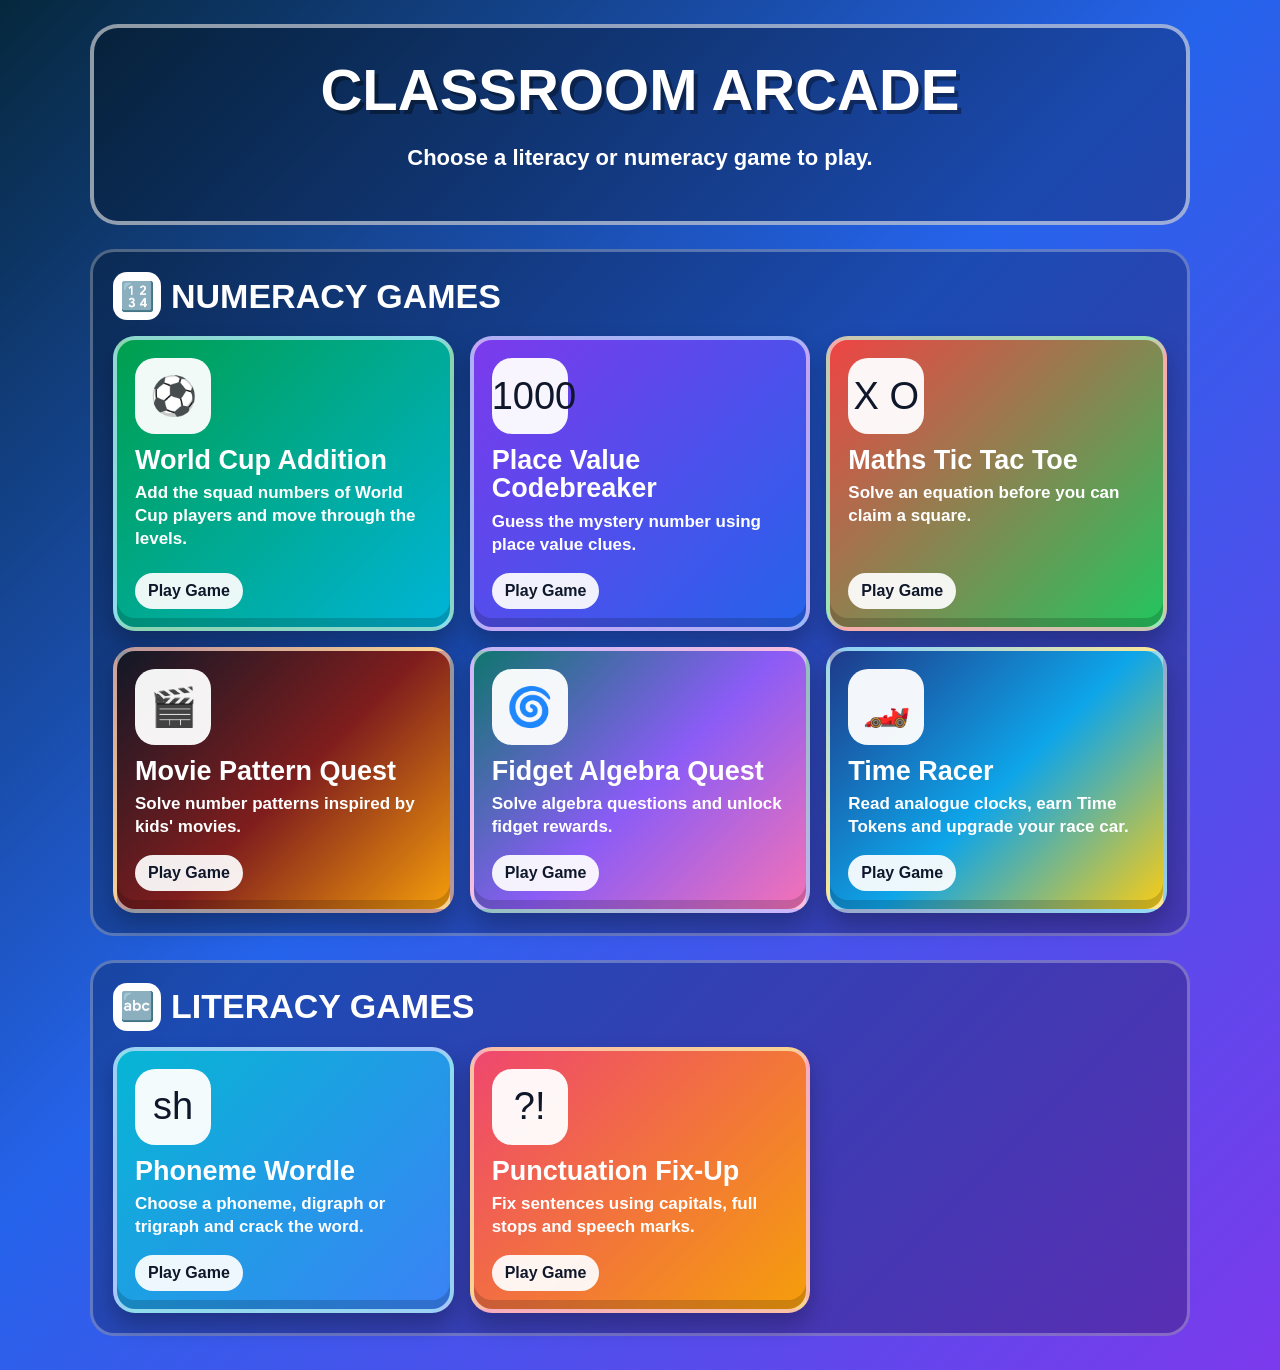
<file: index.html>
<!DOCTYPE html>
<html lang="en">
<head>
<meta charset="UTF-8"><meta name="viewport" content="width=device-width,initial-scale=1.0">
<title>Classroom Arcade</title>
<style>
*{box-sizing:border-box}body{margin:0;min-height:100vh;font-family:Arial,sans-serif;color:white;background:linear-gradient(135deg,#06283d,#2563eb 46%,#7c3aed);padding:24px 14px 34px}.hero{max-width:1100px;margin:0 auto 24px;padding:28px 18px;text-align:center;border:4px solid rgba(255,255,255,.55);border-radius:28px;background:rgba(0,0,0,.26)}.hero h1{margin:0;font-size:58px;text-transform:uppercase;text-shadow:4px 4px 0 rgba(0,0,0,.35)}.hero p{font-size:22px;font-weight:bold}.container{max-width:1100px;margin:auto;display:grid;gap:24px}.game-section{padding:20px;border-radius:24px;background:rgba(0,0,0,.24);border:3px solid rgba(255,255,255,.28)}.section-title{display:flex;align-items:center;gap:10px;margin-bottom:16px}.section-title h2{margin:0;font-size:34px;text-transform:uppercase}.section-title span{width:48px;height:48px;border-radius:14px;background:white;color:#1e3a8a;display:grid;place-items:center;font-size:28px}.game-grid{display:grid;grid-template-columns:repeat(3,minmax(0,1fr));gap:16px}.game-card{min-height:235px;padding:18px;border-radius:22px;text-decoration:none;color:white;display:flex;flex-direction:column;justify-content:space-between;border:4px solid rgba(255,255,255,.55);box-shadow:0 12px 22px rgba(0,0,0,.25),inset 0 -9px 0 rgba(0,0,0,.16)}.game-card:hover{transform:translateY(-4px)}.game-card h3{margin:12px 0 8px;font-size:27px;line-height:1.05}.game-card p{margin:0;font-size:17px;line-height:1.35;font-weight:bold}.play-label{align-self:flex-start;margin-top:16px;padding:9px 13px;border-radius:999px;background:rgba(255,255,255,.92);color:#0f172a;font-weight:bold}.icon{width:76px;height:76px;border-radius:20px;background:rgba(255,255,255,.95);color:#0f172a;display:grid;place-items:center;font-size:38px}.world-cup{background:linear-gradient(135deg,#009f4d,#00b4d8)}.place-value{background:linear-gradient(135deg,#7c3aed,#2563eb)}.tic-tac-toe{background:linear-gradient(135deg,#ef4444,#22c55e)}.movie-patterns{background:linear-gradient(135deg,#111827,#7f1d1d 52%,#f59e0b)}.fidget-algebra{background:linear-gradient(135deg,#0f766e,#8b5cf6 52%,#f472b6)}.time-racer{background:linear-gradient(135deg,#1e3a8a,#0ea5e9 52%,#facc15)}.phoneme{background:linear-gradient(135deg,#06b6d4,#3b82f6)}.punctuation{background:linear-gradient(135deg,#ef476f,#f59e0b)}@media(max-width:950px){.game-grid{grid-template-columns:repeat(2,1fr)}.hero h1{font-size:44px}}@media(max-width:620px){.game-grid{grid-template-columns:1fr}.hero h1{font-size:34px}}
</style>
</head>
<body>
<header class="hero"><h1>Classroom Arcade</h1><p>Choose a literacy or numeracy game to play.</p></header>
<main class="container">
<section class="game-section"><div class="section-title"><span>🔢</span><h2>Numeracy Games</h2></div><div class="game-grid">
<a class="game-card world-cup" href="world-cup-addition/index.html"><div><div class="icon">⚽</div><h3>World Cup Addition</h3><p>Add the squad numbers of World Cup players and move through the levels.</p></div><span class="play-label">Play Game</span></a>
<a class="game-card place-value" href="place-value-codebreaker/index.html"><div><div class="icon">1000</div><h3>Place Value Codebreaker</h3><p>Guess the mystery number using place value clues.</p></div><span class="play-label">Play Game</span></a>
<a class="game-card tic-tac-toe" href="maths-tic-tac-toe/index.html"><div><div class="icon">X O</div><h3>Maths Tic Tac Toe</h3><p>Solve an equation before you can claim a square.</p></div><span class="play-label">Play Game</span></a>
<a class="game-card movie-patterns" href="movie-patterns/index.html"><div><div class="icon">🎬</div><h3>Movie Pattern Quest</h3><p>Solve number patterns inspired by kids' movies.</p></div><span class="play-label">Play Game</span></a>
<a class="game-card fidget-algebra" href="fidget-algebra/index.html"><div><div class="icon">🌀</div><h3>Fidget Algebra Quest</h3><p>Solve algebra questions and unlock fidget rewards.</p></div><span class="play-label">Play Game</span></a>
<a class="game-card time-racer" href="time-racer/index.html"><div><div class="icon">🏎️</div><h3>Time Racer</h3><p>Read analogue clocks, earn Time Tokens and upgrade your race car.</p></div><span class="play-label">Play Game</span></a>
</div></section>
<section class="game-section"><div class="section-title"><span>🔤</span><h2>Literacy Games</h2></div><div class="game-grid">
<a class="game-card phoneme" href="phoneme-wordle/index.html"><div><div class="icon">sh</div><h3>Phoneme Wordle</h3><p>Choose a phoneme, digraph or trigraph and crack the word.</p></div><span class="play-label">Play Game</span></a>
<a class="game-card punctuation" href="punctuation-fix-up/index.html"><div><div class="icon">?!</div><h3>Punctuation Fix-Up</h3><p>Fix sentences using capitals, full stops and speech marks.</p></div><span class="play-label">Play Game</span></a>
</div></section>
</main>
</body>
</html>
</file>
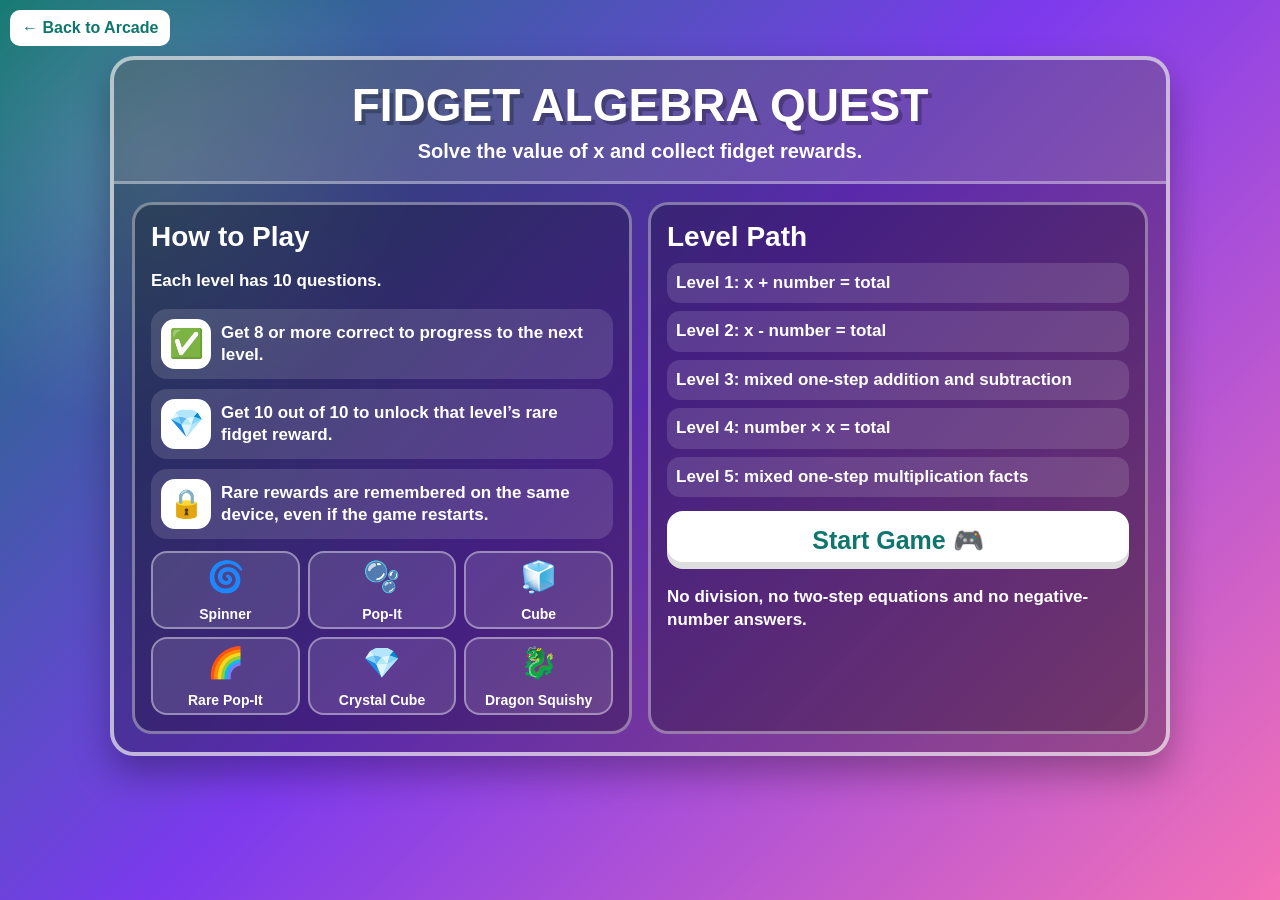
<file: fidget-algebra/index.html>
<!DOCTYPE html>
<html lang="en">
<head>
<meta charset="UTF-8">
<meta name="viewport" content="width=device-width, initial-scale=1.0">
<title>Fidget Algebra Quest</title>
<style>
*{box-sizing:border-box}body{margin:0;min-height:100vh;font-family:Arial,sans-serif;color:white;background:radial-gradient(circle at 12% 18%,rgba(255,255,255,.18),transparent 20%),linear-gradient(135deg,#0f766e,#7c3aed 48%,#f472b6);padding:56px 12px 18px}.back{position:fixed;top:10px;left:10px;background:white;color:#0f766e;padding:9px 12px;border-radius:10px;text-decoration:none;font-weight:bold}.shell{max-width:1060px;margin:auto;border:4px solid rgba(255,255,255,.65);border-radius:24px;background:rgba(0,0,0,.28);box-shadow:0 18px 36px rgba(0,0,0,.3);overflow:hidden}.hero{text-align:center;padding:18px;background:rgba(255,255,255,.14);border-bottom:3px solid rgba(255,255,255,.35)}h1{margin:0;font-size:46px;text-transform:uppercase;text-shadow:4px 4px 0 rgba(0,0,0,.25)}.hero p{margin:8px 0 0;font-size:20px;font-weight:bold}.content{padding:18px;display:grid;grid-template-columns:1fr 1fr;gap:16px}.panel{border:3px solid rgba(255,255,255,.38);border-radius:20px;background:rgba(0,0,0,.24);padding:16px}h2{margin:0 0 10px;font-size:28px}.panel p,.step,.level{font-size:17px;line-height:1.32;font-weight:bold}.steps{display:grid;gap:10px}.step{display:grid;grid-template-columns:50px 1fr;gap:10px;align-items:center;padding:10px;border-radius:16px;background:rgba(255,255,255,.13)}.ico{width:50px;height:50px;border-radius:14px;background:white;color:#0f766e;display:grid;place-items:center;font-size:28px}.rewards{display:grid;grid-template-columns:repeat(3,1fr);gap:8px;margin-top:12px}.reward{min-height:78px;border:2px solid rgba(255,255,255,.4);border-radius:16px;background:rgba(255,255,255,.13);display:grid;place-items:center;text-align:center;font-weight:bold;font-size:14px}.reward span{font-size:30px}.levels{display:grid;gap:8px}.level{padding:9px;border-radius:13px;background:rgba(255,255,255,.13)}.start{display:flex;align-items:center;justify-content:center;width:100%;min-height:58px;margin-top:14px;border-radius:16px;background:white;color:#0f766e;font-size:25px;font-weight:bold;text-decoration:none;box-shadow:inset 0 -7px 0 rgba(0,0,0,.13)}@media(max-width:850px){.content{grid-template-columns:1fr;padding:12px}h1{font-size:32px}.rewards{grid-template-columns:1fr 1fr}}
</style>
</head>
<body>
<a class="back" href="../index.html">← Back to Arcade</a>
<main class="shell">
<section class="hero"><h1>Fidget Algebra Quest</h1><p>Solve the value of x and collect fidget rewards.</p></section>
<section class="content">
<div class="panel">
<h2>How to Play</h2>
<p>Each level has <strong>10 questions</strong>.</p>
<div class="steps">
<div class="step"><div class="ico">✅</div><div>Get <strong>8 or more</strong> correct to progress to the next level.</div></div>
<div class="step"><div class="ico">💎</div><div>Get <strong>10 out of 10</strong> to unlock that level’s rare fidget reward.</div></div>
<div class="step"><div class="ico">🔒</div><div>Rare rewards are remembered on the same device, even if the game restarts.</div></div>
</div>
<div class="rewards"><div class="reward"><span>🌀</span>Spinner</div><div class="reward"><span>🫧</span>Pop-It</div><div class="reward"><span>🧊</span>Cube</div><div class="reward"><span>🌈</span>Rare Pop-It</div><div class="reward"><span>💎</span>Crystal Cube</div><div class="reward"><span>🐉</span>Dragon Squishy</div></div>
</div>
<div class="panel">
<h2>Level Path</h2>
<div class="levels">
<div class="level">Level 1: x + number = total</div>
<div class="level">Level 2: x - number = total</div>
<div class="level">Level 3: mixed one-step addition and subtraction</div>
<div class="level">Level 4: number × x = total</div>
<div class="level">Level 5: mixed one-step multiplication facts</div>
</div>
<a class="start" href="game.html">Start Game 🎮</a>
<p>No division, no two-step equations and no negative-number answers.</p>
</div>
</section>
</main>
</body>
</html>
</file>
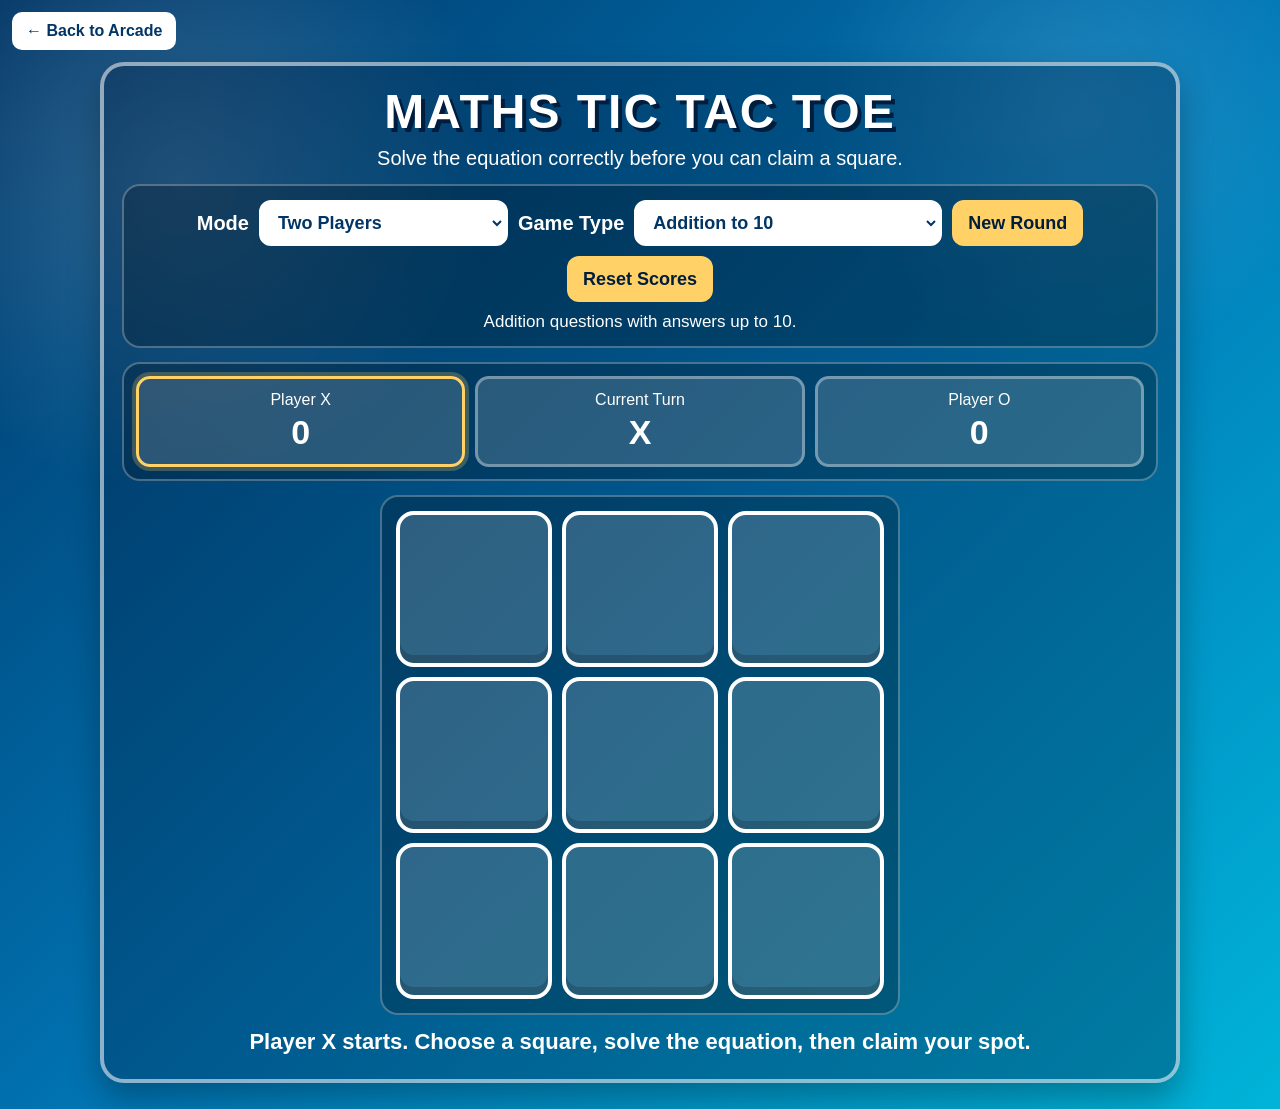
<file: maths-tic-tac-toe/index.html>
<!DOCTYPE html>
<html lang="en">
<head>
  <meta charset="UTF-8" />
  <meta name="viewport" content="width=device-width, initial-scale=1.0" />

  <title>Maths Tic Tac Toe</title>

  <link rel="stylesheet" href="style.css" />
</head>
<body>

  <a class="back-link" href="../index.html">← Back to Arcade</a>

  <main class="game-screen">
    <header class="game-header">
      <h1>Maths Tic Tac Toe</h1>
      <p>Solve the equation correctly before you can claim a square.</p>
    </header>

    <section class="setup-card">
      <div class="setup-row">
        <label for="playerMode">Mode</label>
        <select id="playerMode">
          <option value="twoPlayer">Two Players</option>
          <option value="computer">Play Against Computer</option>
        </select>

        <label for="gameType">Game Type</label>
        <select id="gameType">
          <option value="add10">Addition to 10</option>
          <option value="add20">Addition to 20</option>
          <option value="add50">Addition to 50</option>
          <option value="sub10">Subtraction from 10</option>
          <option value="sub20">Subtraction from 20</option>
          <option value="sub50">Subtraction from 50</option>
          <option value="mult5">Multiplication up to 5× tables</option>
          <option value="mult12">Multiplication up to 12× tables</option>
          <option value="div100">Division up to 100</option>
        </select>

        <button id="newRoundButton">New Round</button>
        <button id="resetScoresButton">Reset Scores</button>
      </div>

      <p id="gameTypeInfo">Addition questions with answers up to 10.</p>
    </section>

    <section class="scoreboard">
      <div class="score-card active-player" id="playerXCard">
        <span id="playerXLabel">Player X</span>
        <strong id="scoreX">0</strong>
      </div>

      <div class="turn-card">
        <span>Current Turn</span>
        <strong id="currentPlayer">X</strong>
      </div>

      <div class="score-card" id="playerOCard">
        <span id="playerOLabel">Player O</span>
        <strong id="scoreO">0</strong>
      </div>
    </section>

    <section class="board-wrap">
      <div class="board" id="board" aria-label="Tic tac toe board">
        <button class="square" data-index="0"></button>
        <button class="square" data-index="1"></button>
        <button class="square" data-index="2"></button>
        <button class="square" data-index="3"></button>
        <button class="square" data-index="4"></button>
        <button class="square" data-index="5"></button>
        <button class="square" data-index="6"></button>
        <button class="square" data-index="7"></button>
        <button class="square" data-index="8"></button>
      </div>
    </section>

    <section class="question-card" id="questionCard">
      <h2 id="questionTitle">Player X, solve to claim the square</h2>

      <p class="equation" id="equationText">3 + 4 = ?</p>

      <div class="answer-row">
        <input id="answerInput" type="number" autocomplete="off" />
        <button id="submitAnswerButton">Submit</button>
        <button id="cancelQuestionButton" class="secondary-button">Cancel</button>
      </div>

      <p id="feedbackMessage"></p>
    </section>

    <p class="message" id="gameMessage">
      Player X starts. Choose a square, solve the equation, then claim your spot.
    </p>
  </main>

  <script src="script.js"></script>
</body>
</html>
</file>
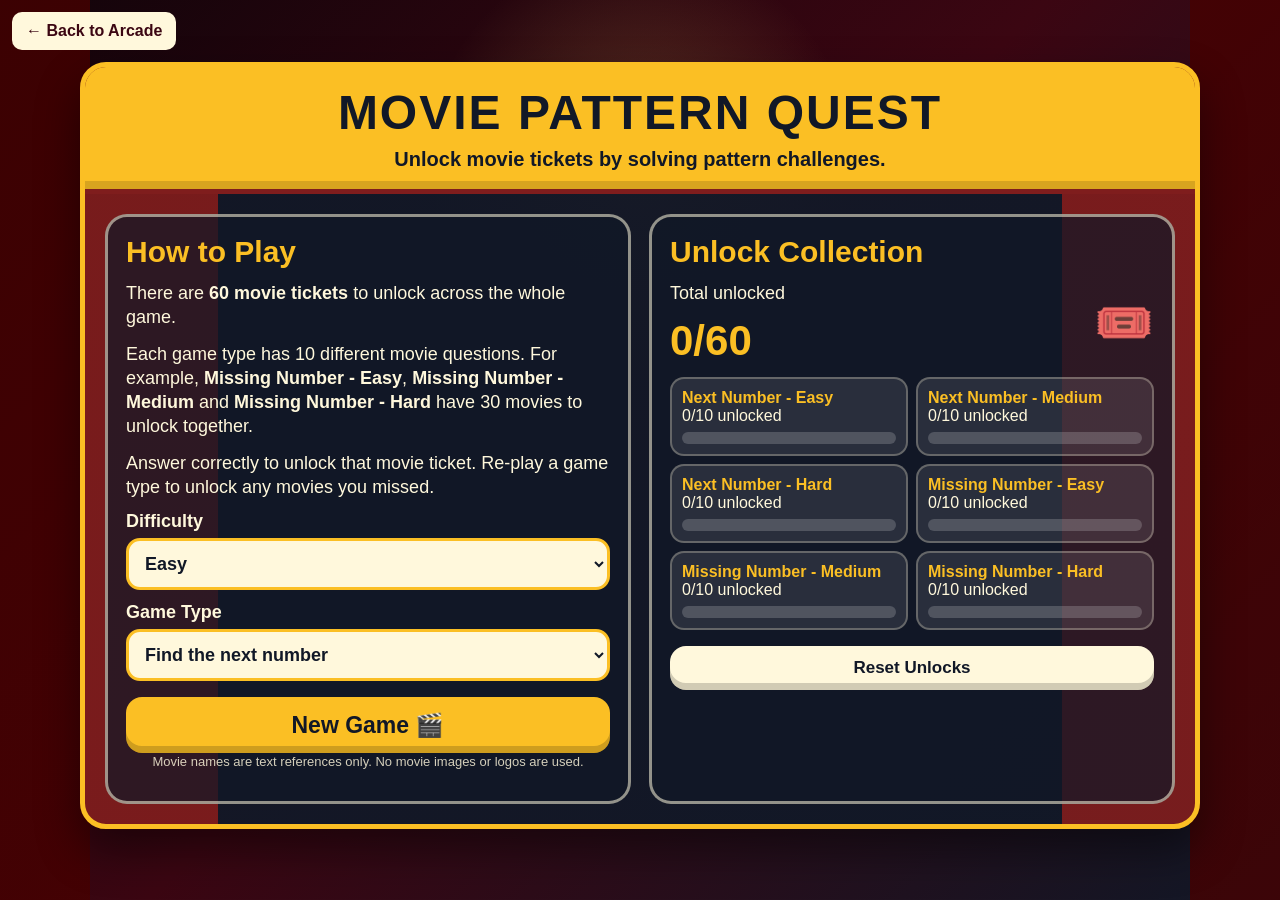
<file: movie-patterns/index.html>
<!DOCTYPE html>
<html lang="en">
<head>
<meta charset="UTF-8" />
<meta name="viewport" content="width=device-width, initial-scale=1.0" />
<title>Movie Pattern Quest</title>
<style>
*{box-sizing:border-box}body{margin:0;min-height:100vh;font-family:Arial,sans-serif;color:#fff8dc;background:radial-gradient(circle at 50% 18%,rgba(255,212,102,.22),transparent 22%),linear-gradient(90deg,rgba(70,0,0,.8) 0 7%,transparent 7% 93%,rgba(70,0,0,.8) 93% 100%),linear-gradient(135deg,#12040a,#3b0612 48%,#111827);padding:62px 14px 28px}.back-link{position:fixed;top:12px;left:12px;background:#fff8dc;color:#3b0612;padding:10px 14px;border-radius:10px;text-decoration:none;font-weight:bold;z-index:20}.theatre{width:100%;max-width:1120px;margin:0 auto;border:5px solid #fbbf24;border-radius:26px;background:linear-gradient(90deg,rgba(127,29,29,.92) 0 12%,rgba(17,24,39,.94) 12% 88%,rgba(127,29,29,.92) 88% 100%);box-shadow:0 22px 44px rgba(0,0,0,.45);overflow:hidden}.marquee{padding:18px 16px;text-align:center;background:#fbbf24;color:#111827;border-bottom:5px solid #7f1d1d;box-shadow:inset 0 -8px 0 rgba(0,0,0,.14)}.marquee h1{margin:0;font-size:48px;text-transform:uppercase;letter-spacing:2px}.marquee p{margin:8px 0 0;font-size:20px;font-weight:bold}.content{padding:20px;display:grid;grid-template-columns:1fr 1fr;gap:18px}.panel{border:3px solid rgba(255,248,220,.55);border-radius:22px;background:rgba(17,24,39,.72);padding:18px}.panel h2{margin:0 0 12px;font-size:30px;color:#fbbf24}.panel p{font-size:18px;line-height:1.35;margin:0 0 12px}.ticket-booth label{display:block;margin:12px 0 6px;font-size:18px;font-weight:bold}select{width:100%;min-height:52px;padding:0 12px;border:3px solid #fbbf24;border-radius:14px;background:#fff8dc;color:#111827;font-size:18px;font-weight:bold}.start-button,.reset-button{width:100%;margin-top:16px;min-height:56px;border:none;border-radius:16px;background:#fbbf24;color:#111827;font-size:23px;font-weight:bold;cursor:pointer;box-shadow:inset 0 -7px 0 rgba(0,0,0,.18)}.reset-button{background:#fff8dc;font-size:17px;min-height:44px}.collection-top{display:grid;grid-template-columns:1fr auto;gap:12px;align-items:center;margin-bottom:12px}.big-number{font-size:42px;font-weight:bold;color:#fbbf24}.progress-grid{display:grid;grid-template-columns:1fr 1fr;gap:8px}.progress-card{padding:10px;border-radius:14px;background:rgba(255,255,255,.1);border:2px solid rgba(255,248,220,.28)}.progress-card strong{display:block;color:#fbbf24;font-size:16px}.bar{height:12px;background:rgba(255,255,255,.18);border-radius:999px;overflow:hidden;margin-top:7px}.fill{height:100%;width:0;background:#fbbf24;border-radius:999px}.note{margin-top:12px;font-size:13px!important;opacity:.82;text-align:center}@media(max-width:880px){.content{grid-template-columns:1fr}.marquee h1{font-size:34px}.progress-grid{grid-template-columns:1fr}}
</style>
</head>
<body>
<a class="back-link" href="../index.html">← Back to Arcade</a>
<main class="theatre">
<section class="marquee"><h1>Movie Pattern Quest</h1><p>Unlock movie tickets by solving pattern challenges.</p></section>
<section class="content">
<div class="panel">
<h2>How to Play</h2>
<p>There are <strong>60 movie tickets</strong> to unlock across the whole game.</p>
<p>Each game type has 10 different movie questions. For example, <strong>Missing Number - Easy</strong>, <strong>Missing Number - Medium</strong> and <strong>Missing Number - Hard</strong> have 30 movies to unlock together.</p>
<p>Answer correctly to unlock that movie ticket. Re-play a game type to unlock any movies you missed.</p>
<form class="ticket-booth" action="game.html" method="get">
<label for="difficulty">Difficulty</label>
<select id="difficulty" name="difficulty">
<option value="easy">Easy</option><option value="medium">Medium</option><option value="hard">Hard</option>
</select>
<label for="mode">Game Type</label>
<select id="mode" name="mode">
<option value="next">Find the next number</option><option value="missing">Find the missing number</option><option value="mixed">Mixed questions</option>
</select>
<button class="start-button" type="submit">New Game 🎬</button>
</form>
<p class="note">Movie names are text references only. No movie images or logos are used.</p>
</div>
<div class="panel">
<h2>Unlock Collection</h2>
<div class="collection-top"><div><p>Total unlocked</p><div class="big-number"><span id="totalUnlocked">0</span>/60</div></div><div style="font-size:48px">🎟️</div></div>
<div class="progress-grid" id="progressGrid"></div>
<button class="reset-button" type="button" id="resetProgress">Reset Unlocks</button>
</div>
</section>
</main>
<script>
document.addEventListener("DOMContentLoaded",function(){
const categories={"next-easy": {"label": "Next Number - Easy", "mode": "next", "difficulty": "easy", "movies": [{"title": "Toy Story", "emoji": "🧸", "thing": "Andy’s toys", "unit": "toys", "story": "Andy’s toys are lining up on the shelf."}, {"title": "Finding Nemo", "emoji": "🐠", "thing": "Nemo’s fish friends", "unit": "fish", "story": "Nemo swims past groups of fish in the reef."}, {"title": "Frozen", "emoji": "❄️", "thing": "Elsa’s snowflakes", "unit": "snowflakes", "story": "Elsa’s magic creates snowflakes across the ice."}, {"title": "The Lion King", "emoji": "🦁", "thing": "Simba’s pawprints", "unit": "pawprints", "story": "Simba follows pawprints across the Pride Lands."}, {"title": "Moana", "emoji": "🌊", "thing": "Moana’s waves", "unit": "waves", "story": "Moana watches waves roll towards her boat."}, {"title": "Cars", "emoji": "🏎️", "thing": "Lightning McQueen’s laps", "unit": "laps", "story": "Lightning McQueen counts laps around the race track."}, {"title": "Up", "emoji": "🎈", "thing": "Carl’s balloons", "unit": "balloons", "story": "Carl’s balloons lift the house in colourful groups."}, {"title": "Monsters, Inc.", "emoji": "🚪", "thing": "monster doors", "unit": "doors", "story": "The scare floor doors are numbered in a pattern."}, {"title": "Shrek", "emoji": "🟢", "thing": "Shrek’s swamp stones", "unit": "swamp stones", "story": "Shrek crosses stepping stones through the swamp."}, {"title": "Encanto", "emoji": "🕯️", "thing": "magical candles", "unit": "candles", "story": "The magical rooms glow with candles in a pattern."}]}, "next-medium": {"label": "Next Number - Medium", "mode": "next", "difficulty": "medium", "movies": [{"title": "Inside Out", "emoji": "🟡", "thing": "memory orbs", "unit": "memory orbs", "story": "Memory orbs roll past inside Riley’s mind."}, {"title": "WALL-E", "emoji": "🤖", "thing": "robot batteries", "unit": "batteries", "story": "WALL-E stacks batteries in a careful pattern."}, {"title": "Ratatouille", "emoji": "🐀", "thing": "Remy’s ingredients", "unit": "ingredients", "story": "Remy adds ingredients to his recipe."}, {"title": "Coco", "emoji": "🎸", "thing": "music notes", "unit": "music notes", "story": "Miguel follows music notes through the Land of the Dead."}, {"title": "Kung Fu Panda", "emoji": "🐼", "thing": "training kicks", "unit": "kicks", "story": "Po practises training kicks in a pattern."}, {"title": "Madagascar", "emoji": "🦓", "thing": "zebra stripes", "unit": "stripes", "story": "Marty counts zebra stripes during the adventure."}, {"title": "The Lego Movie", "emoji": "🧱", "thing": "Lego bricks", "unit": "bricks", "story": "The builders stack Lego bricks in a pattern."}, {"title": "Minions", "emoji": "🍌", "thing": "bananas", "unit": "bananas", "story": "The Minions count bananas before snack time."}, {"title": "Despicable Me", "emoji": "🥽", "thing": "goggles", "unit": "goggles", "story": "Gru’s Minions line up their goggles."}, {"title": "The Croods", "emoji": "🪨", "thing": "cave drawings", "unit": "drawings", "story": "The Croods discover cave drawings in a pattern."}]}, "next-hard": {"label": "Next Number - Hard", "mode": "next", "difficulty": "hard", "movies": [{"title": "How to Train Your Dragon", "emoji": "🐉", "thing": "dragon flights", "unit": "flights", "story": "Toothless practises dragon flights in a pattern."}, {"title": "Big Hero 6", "emoji": "⚪", "thing": "Baymax health scans", "unit": "scans", "story": "Baymax completes health scans in a pattern."}, {"title": "Zootopia", "emoji": "🦊", "thing": "case clues", "unit": "clues", "story": "Judy and Nick collect case clues."}, {"title": "The Mitchells vs. the Machines", "emoji": "📱", "thing": "robot alerts", "unit": "alerts", "story": "The robots send alerts in a pattern."}, {"title": "Spider-Man: Into the Spider-Verse", "emoji": "🕸️", "thing": "web swings", "unit": "web swings", "story": "Miles swings through the city."}, {"title": "The Bad Guys", "emoji": "🐺", "thing": "heist steps", "unit": "heist steps", "story": "The Bad Guys plan heist steps in order."}, {"title": "Puss in Boots", "emoji": "🐱", "thing": "sword moves", "unit": "sword moves", "story": "Puss practises fancy sword moves."}, {"title": "Raya and the Last Dragon", "emoji": "🐲", "thing": "dragon gems", "unit": "gems", "story": "Raya follows dragon gems in a pattern."}, {"title": "Brave", "emoji": "🏹", "thing": "arrow shots", "unit": "arrows", "story": "Merida fires arrows at targets."}, {"title": "Luca", "emoji": "🛵", "thing": "scooter laps", "unit": "laps", "story": "Luca counts scooter laps through town."}]}, "missing-easy": {"label": "Missing Number - Easy", "mode": "missing", "difficulty": "easy", "movies": [{"title": "Wish", "emoji": "⭐", "thing": "wishing stars", "unit": "stars", "story": "Wishing stars glow in a number pattern."}, {"title": "Elemental", "emoji": "🔥", "thing": "flames", "unit": "flames", "story": "The flames flicker in a pattern."}, {"title": "Trolls", "emoji": "🌈", "thing": "rainbow notes", "unit": "notes", "story": "The Trolls sing rainbow notes in a pattern."}, {"title": "The Super Mario Bros. Movie", "emoji": "🍄", "thing": "power mushrooms", "unit": "mushrooms", "story": "Mario collects power mushrooms."}, {"title": "Paddington", "emoji": "🧳", "thing": "marmalade jars", "unit": "jars", "story": "Paddington counts marmalade jars."}, {"title": "Paddington 2", "emoji": "🍊", "thing": "orange slices", "unit": "slices", "story": "Paddington arranges orange slices for marmalade."}, {"title": "Cloudy with a Chance of Meatballs", "emoji": "🍝", "thing": "meatballs", "unit": "meatballs", "story": "Meatballs fall from the sky in a pattern."}, {"title": "Happy Feet", "emoji": "🐧", "thing": "penguin taps", "unit": "taps", "story": "The penguins tap dance in a pattern."}, {"title": "The Peanuts Movie", "emoji": "🐶", "thing": "Snoopy’s clouds", "unit": "clouds", "story": "Snoopy flies past clouds."}, {"title": "Shaun the Sheep Movie", "emoji": "🐑", "thing": "sheep in the flock", "unit": "sheep", "story": "Shaun counts sheep in the flock."}]}, "missing-medium": {"label": "Missing Number - Medium", "mode": "missing", "difficulty": "medium", "movies": [{"title": "The Secret Life of Pets", "emoji": "🐶", "thing": "pet toys", "unit": "toys", "story": "The pets hide toys around the room."}, {"title": "Sing", "emoji": "🎤", "thing": "stage lights", "unit": "lights", "story": "The performers count stage lights."}, {"title": "Sing 2", "emoji": "🎶", "thing": "song beats", "unit": "beats", "story": "The singers follow song beats."}, {"title": "Hotel Transylvania", "emoji": "🧛", "thing": "hotel keys", "unit": "keys", "story": "The hotel keys are arranged in a pattern."}, {"title": "Ice Age", "emoji": "🦣", "thing": "acorns", "unit": "acorns", "story": "Scrat chases acorns in a pattern."}, {"title": "Rio", "emoji": "🦜", "thing": "blue feathers", "unit": "feathers", "story": "The birds count blue feathers."}, {"title": "Horton Hears a Who!", "emoji": "🌸", "thing": "clover flowers", "unit": "flowers", "story": "Horton follows clover flowers."}, {"title": "Bolt", "emoji": "⚡", "thing": "lightning bolts", "unit": "bolts", "story": "Bolt races past lightning bolts."}, {"title": "The Little Mermaid", "emoji": "🐚", "thing": "seashells", "unit": "seashells", "story": "Ariel counts seashells under the sea."}, {"title": "Aladdin", "emoji": "🧞", "thing": "magic carpet loops", "unit": "loops", "story": "The magic carpet makes loops in the sky."}]}, "missing-hard": {"label": "Missing Number - Hard", "mode": "missing", "difficulty": "hard", "movies": [{"title": "Beauty and the Beast", "emoji": "🌹", "thing": "rose petals", "unit": "petals", "story": "Rose petals fall in a pattern."}, {"title": "The Jungle Book", "emoji": "🐻", "thing": "jungle vines", "unit": "vines", "story": "Mowgli counts jungle vines."}, {"title": "Peter Pan", "emoji": "🧚", "thing": "pixie dust sparkles", "unit": "sparkles", "story": "Pixie dust sparkles trail through the sky."}, {"title": "Dumbo", "emoji": "🐘", "thing": "circus flags", "unit": "flags", "story": "Circus flags wave in a pattern."}, {"title": "Cinderella", "emoji": "👠", "thing": "glass slipper sparkles", "unit": "sparkles", "story": "Sparkles appear around the glass slipper."}, {"title": "Snow White", "emoji": "🍎", "thing": "forest apples", "unit": "apples", "story": "Forest apples are placed in baskets."}, {"title": "Mulan", "emoji": "🐉", "thing": "training steps", "unit": "steps", "story": "Mulan follows training steps."}, {"title": "Pocahontas", "emoji": "🍂", "thing": "falling leaves", "unit": "leaves", "story": "Leaves fall in a number pattern."}, {"title": "Tangled", "emoji": "🏮", "thing": "floating lanterns", "unit": "lanterns", "story": "Lanterns rise into the night sky."}, {"title": "Wreck-It Ralph", "emoji": "🕹️", "thing": "arcade tokens", "unit": "tokens", "story": "Arcade tokens appear in a pattern."}]}};
const KEY="moviePatternQuestUnlockedV3";
function getUnlocked(){try{return JSON.parse(localStorage.getItem(KEY)||"[]")}catch(e){return[]}}
function setUnlocked(list){localStorage.setItem(KEY,JSON.stringify(list))}
function makeId(catId,index){return catId+"-"+index}
function updateProgress(){const unlocked=getUnlocked();document.getElementById("totalUnlocked").textContent=unlocked.length;const grid=document.getElementById("progressGrid");grid.innerHTML="";Object.keys(categories).forEach(catId=>{const cat=categories[catId];let count=0;for(let i=0;i<cat.movies.length;i++){if(unlocked.includes(makeId(catId,i)))count++}const card=document.createElement("div");card.className="progress-card";card.innerHTML="<strong>"+cat.label+"</strong><span>"+count+"/10 unlocked</span><div class='bar'><div class='fill' style='width:"+(count*10)+"%'></div></div>";grid.appendChild(card)})}
document.getElementById("resetProgress").addEventListener("click",function(){if(confirm("Reset all unlocked movies on this device?")){setUnlocked([]);updateProgress()}});
updateProgress();
});
</script>
</body>
</html>
</file>
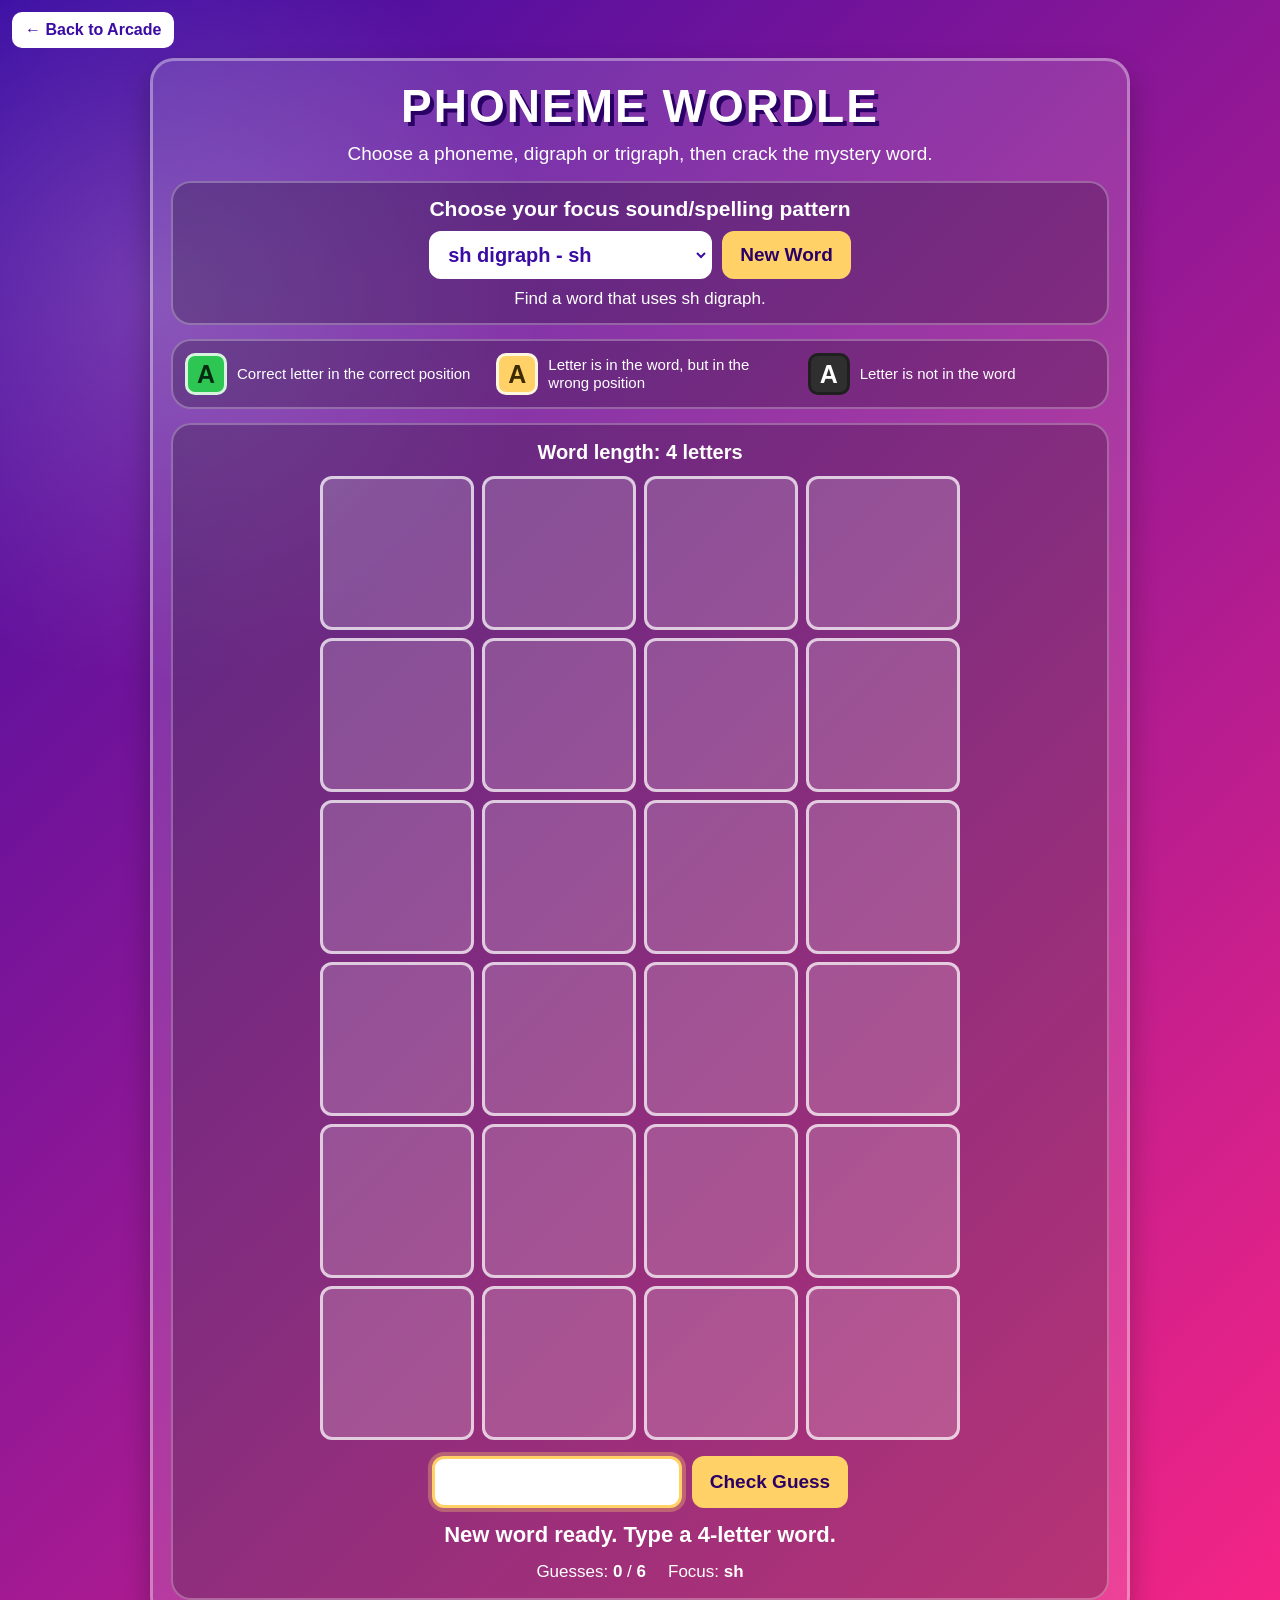
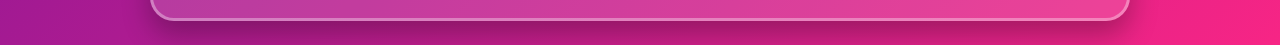
<file: phoneme-wordle/index.html>
<!DOCTYPE html>
<html lang="en">
<head>
  <meta charset="UTF-8" />
  <meta name="viewport" content="width=device-width, initial-scale=1.0" />
  <title>Phoneme Wordle</title>
  <link rel="stylesheet" href="style.css" />
</head>
<body>
  <a class="back-link" href="../index.html">← Back to Arcade</a>

  <main class="game-screen">
    <header class="game-header">
      <h1>Phoneme Wordle</h1>
      <p>Choose a phoneme, digraph or trigraph, then crack the mystery word.</p>
    </header>

    <section class="setup-card">
      <label for="phonemeSelect">Choose your focus sound/spelling pattern</label>
      <div class="setup-row">
        <select id="phonemeSelect"></select>
        <button id="newWordButton">New Word</button>
      </div>
      <p id="focusInfo"></p>
    </section>

    <section class="legend">
      <div class="legend-item">
        <span class="legend-box correct">a</span>
        <p>Correct letter in the correct position</p>
      </div>
      <div class="legend-item">
        <span class="legend-box present">a</span>
        <p>Letter is in the word, but in the wrong position</p>
      </div>
      <div class="legend-item">
        <span class="legend-box absent">a</span>
        <p>Letter is not in the word</p>
      </div>
    </section>

    <section class="word-card">
      <div class="word-length" id="wordLengthText">Word length: 5 letters</div>
      <div id="guessGrid" class="guess-grid"></div>

      <div class="guess-entry">
        <input id="guessInput" type="text" autocomplete="off" />
        <button id="guessButton">Check Guess</button>
      </div>

      <p id="message"></p>

      <div class="game-info">
        <p>Guesses: <strong id="guessCount">0</strong> / <strong id="maxGuesses">6</strong></p>
        <p>Focus: <strong id="focusDisplay">sh</strong></p>
      </div>
    </section>
  </main>

  <script src="script.js"></script>
</body>
</html>
</file>
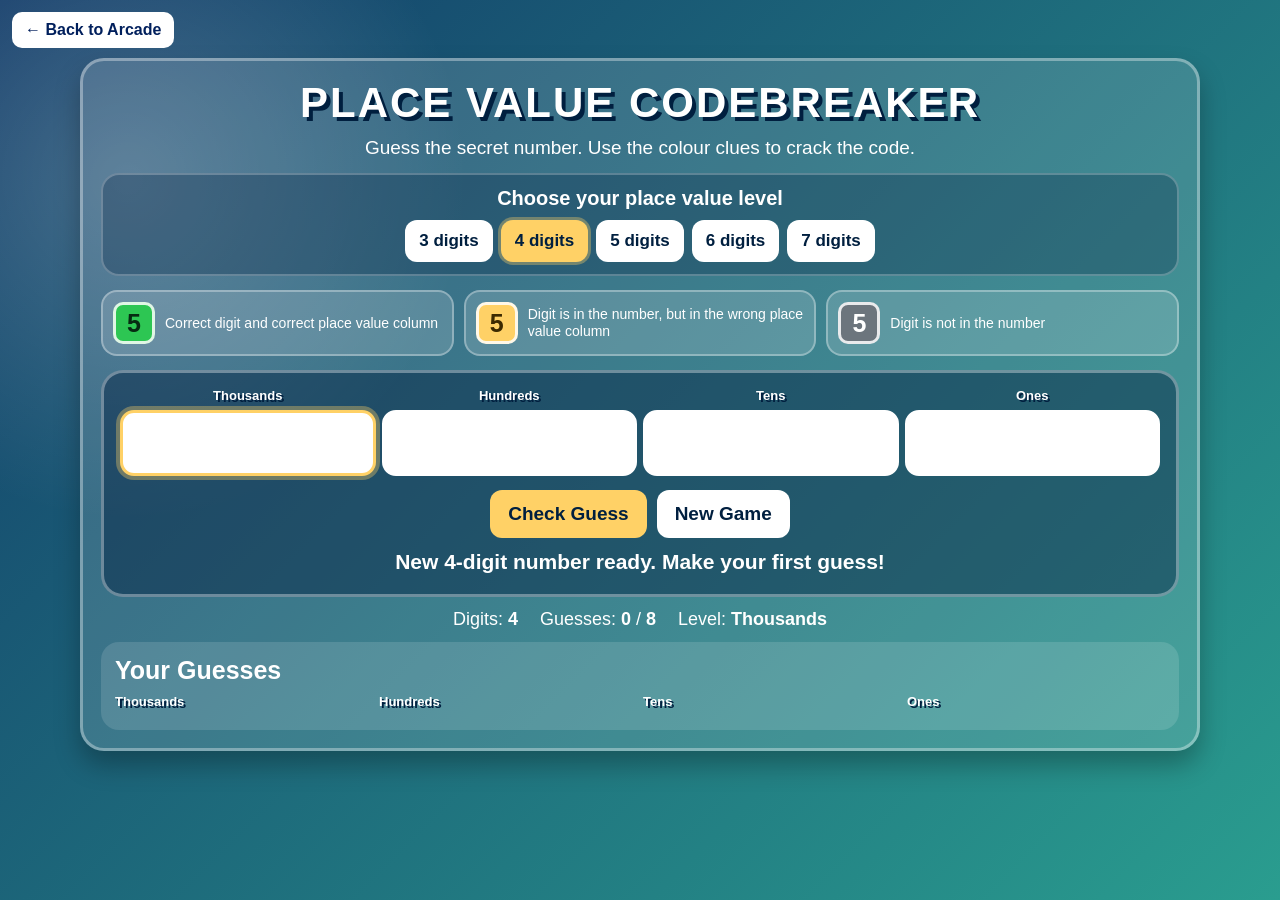
<file: place-value-codebreaker/index.html>
<!DOCTYPE html>
<html lang="en">
<head>
  <meta charset="UTF-8" />
  <meta name="viewport" content="width=device-width, initial-scale=1.0" />

  <title>Place Value Codebreaker</title>

  <link rel="stylesheet" href="style.css" />
</head>
<body>

  <a class="back-link" href="../index.html">← Back to Arcade</a>

  <main class="game-screen">
    <header class="game-header">
      <h1>Place Value Codebreaker</h1>
      <p>
        Guess the secret number. Use the colour clues to crack the code.
      </p>
    </header>

    <section class="level-picker">
      <h2>Choose your place value level</h2>

      <div class="level-buttons" id="levelButtons">
        <button class="level-button" data-digits="3">3 digits</button>
        <button class="level-button active" data-digits="4">4 digits</button>
        <button class="level-button" data-digits="5">5 digits</button>
        <button class="level-button" data-digits="6">6 digits</button>
        <button class="level-button" data-digits="7">7 digits</button>
      </div>
    </section>

    <section class="legend">
      <div class="legend-item">
        <span class="legend-box correct-place">5</span>
        <p>Correct digit and correct place value column</p>
      </div>

      <div class="legend-item">
        <span class="legend-box wrong-place">5</span>
        <p>Digit is in the number, but in the wrong place value column</p>
      </div>

      <div class="legend-item">
        <span class="legend-box not-in-number">5</span>
        <p>Digit is not in the number</p>
      </div>
    </section>

    <section class="guess-card">
      <div class="place-value-labels" id="placeValueLabels"></div>

      <div class="digit-inputs" id="digitInputs"></div>

      <div class="buttons">
        <button id="checkButton">Check Guess</button>
        <button id="newGameButton" class="secondary-button">New Game</button>
      </div>

      <p id="message"></p>
    </section>

    <section class="game-info">
      <p>Digits: <strong id="digitCount">4</strong></p>
      <p>Guesses: <strong id="guessCount">0</strong> / <strong id="maxGuessCount">8</strong></p>
      <p>Level: <strong id="levelName">Thousands</strong></p>
    </section>

    <section class="guess-history">
      <h2>Your Guesses</h2>

      <div class="history-header" id="historyHeader"></div>

      <div id="historyList"></div>
    </section>
  </main>

  <script src="script.js"></script>
</body>
</html>
</file>
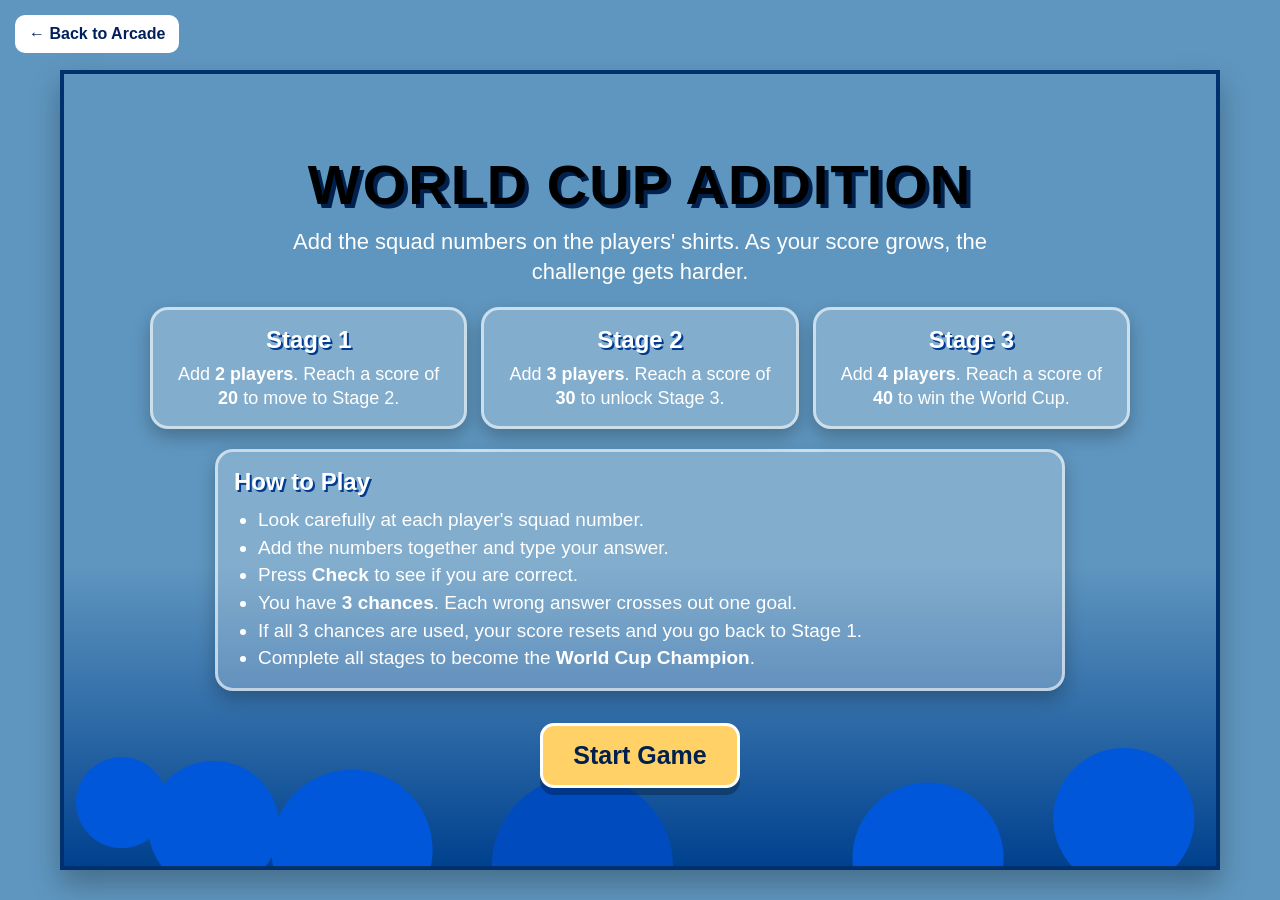
<file: world-cup-addition/index.html>
<!DOCTYPE html>
<html lang="en">
<head>
  <meta charset="UTF-8" />
  <meta name="viewport" content="width=device-width, initial-scale=1.0" />

  <title>World Cup Addition</title>

  <style>
* {
  box-sizing: border-box;
}

body {
  margin: 0;
  min-height: 100vh;
  font-family: Arial, sans-serif;
  background: #5f96bf;
  display: flex;
  justify-content: center;
  align-items: center;
  padding: 70px 24px 30px;
}

.back-link {
  position: fixed;
  top: 15px;
  left: 15px;
  background: white;
  color: #001f5c;
  padding: 10px 14px;
  border-radius: 10px;
  text-decoration: none;
  font-weight: bold;
  z-index: 30;
}

.back-link:hover {
  background: #e8f0ff;
}

.page-layout {
  width: 100%;
  max-width: 1160px;
  display: grid;
  grid-template-columns: minmax(0, 1fr) 110px;
  gap: 24px;
  align-items: start;
}

.game-screen {
  width: 100%;
  min-height: 560px;
  padding: 25px;
  text-align: center;
  color: white;
  background:
    radial-gradient(circle at 5% 92%, #0057d9 0 45px, transparent 46px),
    radial-gradient(circle at 13% 95%, #0057d9 0 65px, transparent 66px),
    radial-gradient(circle at 25% 98%, #0057d9 0 80px, transparent 81px),
    radial-gradient(circle at 45% 100%, #004cbf 0 90px, transparent 91px),
    radial-gradient(circle at 75% 99%, #0057d9 0 75px, transparent 76px),
    radial-gradient(circle at 92% 94%, #0057d9 0 70px, transparent 71px),
    linear-gradient(#5f96bf 0%, #5f96bf 62%, #00418f 100%);
  border: 4px solid #00316e;
  overflow: hidden;
}

.goals-panel {
  background: rgba(255, 255, 255, 0.22);
  border: 3px solid rgba(255, 255, 255, 0.6);
  border-radius: 18px;
  padding: 14px;
  text-align: center;
  box-shadow: 0 8px 18px rgba(0, 0, 0, 0.25);
}

.goals-panel h2 {
  margin: 0 0 10px;
  font-size: 20px;
  color: white;
  text-shadow: 2px 2px 0 #003b91;
}

.goal-life {
  position: relative;
  font-size: 44px;
  margin: 8px auto;
  width: 58px;
  height: 58px;
  display: flex;
  justify-content: center;
  align-items: center;
}

.cross {
  display: none;
  position: absolute;
  font-size: 64px;
  color: red;
  font-weight: bold;
  text-shadow: 2px 2px 0 white;
  top: -12px;
  left: 4px;
}

.goal-life.crossed .cross {
  display: block;
}

h1 {
  margin: 0;
  font-size: 54px;
  text-transform: uppercase;
  letter-spacing: 3px;
  color: black;
  text-shadow: 4px 5px 0 #003b91;
}

.instructions {
  font-size: 30px;
  margin: 30px 0;
}

.players-area {
  display: flex;
  justify-content: center;
  align-items: flex-start;
  gap: 55px;
  margin-bottom: 35px;
}

.player {
  width: 220px;
  max-width: 220px;
}

.player p {
  margin-top: 10px;
  font-size: 18px;
  font-weight: bold;
}

.plus {
  font-size: 58px;
  font-weight: bold;
  color: #002b78;
  margin-top: 70px;
}

.player-extra,
.plus-extra {
  display: none;
}

.players-area.level-three,
.players-area.level-four {
  gap: 16px;
}

.players-area.level-three .player,
.players-area.level-four .player {
  width: 155px;
  max-width: 155px;
}

.players-area.level-three .shirt,
.players-area.level-four .shirt {
  width: 140px;
  height: 150px;
}

.players-area.level-three .shirt-name,
.players-area.level-four .shirt-name {
  padding-top: 36px;
  font-size: 13px;
}

.players-area.level-three .shirt-number,
.players-area.level-four .shirt-number {
  font-size: 54px;
}

.players-area.level-three .player p,
.players-area.level-four .player p {
  font-size: 13px;
}

.players-area.level-three .plus,
.players-area.level-four .plus {
  font-size: 42px;
  margin-top: 55px;
}

.players-area.level-three .player-extra,
.players-area.level-three .plus-extra,
.players-area.level-four .player-extra,
.players-area.level-four .plus-extra {
  display: block;
}

.players-area.level-three .player-four,
.players-area.level-three .plus-four {
  display: none;
}

.shirt {
  width: 185px;
  height: 190px;
  margin: auto;
  position: relative;
  background: linear-gradient(
    90deg,
    var(--colour1),
    var(--colour2),
    var(--colour3)
  );
  clip-path: polygon(
    12% 18%,
    30% 7%,
    37% 0,
    63% 0,
    70% 7%,
    88% 18%,
    78% 42%,
    70% 36%,
    70% 100%,
    30% 100%,
    30% 36%,
    22% 42%
  );
  box-shadow: 0 8px 12px rgba(0, 0, 0, 0.35);
  border: 3px solid rgba(255, 255, 255, 0.45);
}

.shirt-name {
  padding-top: 48px;
  font-size: 17px;
  font-weight: bold;
  color: var(--textColour);
  text-shadow: 1px 1px 2px rgba(255, 255, 255, 0.45);
}

.shirt-number {
  font-size: 72px;
  font-weight: bold;
  line-height: 1;
  color: var(--textColour);
  text-shadow: 2px 2px 2px rgba(255, 255, 255, 0.45);
}

.answer-area {
  display: flex;
  justify-content: center;
  align-items: center;
  gap: 15px;
  flex-wrap: wrap;
}

label,
.score-box span {
  font-size: 34px;
  font-weight: bold;
  text-shadow: 3px 3px 0 #00418f;
}

.equals {
  font-size: 36px;
  font-weight: bold;
  color: #002b78;
}

input {
  width: 150px;
  height: 55px;
  font-size: 34px;
  text-align: center;
  border: none;
  outline: none;
}

button {
  height: 55px;
  padding: 0 22px;
  font-size: 22px;
  font-weight: bold;
  border: none;
  border-radius: 8px;
  background: #001f5c;
  color: white;
  cursor: pointer;
}

button:hover {
  background: #003c9e;
}

.score-box {
  display: flex;
  align-items: center;
  gap: 15px;
  margin-left: 20px;
}

#score {
  display: inline-flex;
  justify-content: center;
  align-items: center;
  width: 85px;
  height: 55px;
  background: white;
  color: #001f5c;
  font-size: 32px;
}

#message {
  min-height: 35px;
  font-size: 28px;
  font-weight: bold;
  margin: 20px 0 10px;
}

#nextButton {
  display: none;
}

.correct {
  color: #b7ffbd;
}

.incorrect {
  color: #ffd2d2;
}

/* Winner screen and animated fireworks */
.winner-screen {
  display: none;
  position: fixed;
  inset: 0;
  z-index: 100;
  background: radial-gradient(circle at center, rgba(0, 48, 120, 0.94), rgba(0, 12, 40, 0.98));
  justify-content: center;
  align-items: center;
  overflow: hidden;
  color: white;
  text-align: center;
  padding: 20px;
}

.winner-screen.show {
  display: flex;
}

.winner-card {
  position: relative;
  z-index: 3;
  width: min(90vw, 560px);
  padding: 34px 26px;
  border-radius: 28px;
  background: rgba(255, 255, 255, 0.14);
  border: 4px solid rgba(255, 255, 255, 0.45);
  box-shadow: 0 18px 35px rgba(0, 0, 0, 0.35);
}

.winner-card h2 {
  margin: 15px 0 8px;
  font-size: 44px;
  text-transform: uppercase;
  text-shadow: 4px 4px 0 #003b91;
}

.winner-card p {
  font-size: 22px;
  margin-bottom: 22px;
}

.trophy-picture {
  width: 160px;
  height: 210px;
  margin: 0 auto;
  position: relative;
}

.trophy-top {
  width: 130px;
  height: 130px;
  margin: 0 auto;
  background: radial-gradient(circle at 35% 25%, #fff7a8, #f6c83f 45%, #a86d00 100%);
  border-radius: 50% 50% 44% 44%;
  box-shadow: inset -14px -16px 0 rgba(0, 0, 0, 0.18), 0 0 25px rgba(255, 220, 80, 0.8);
}

.trophy-top::before,
.trophy-top::after {
  content: "";
  position: absolute;
  top: 52px;
  width: 36px;
  height: 62px;
  border: 10px solid #f6c83f;
  border-radius: 50%;
}

.trophy-top::before {
  left: -2px;
}

.trophy-top::after {
  right: -2px;
}

.trophy-stem {
  width: 44px;
  height: 58px;
  margin: -4px auto 0;
  background: linear-gradient(#f6c83f, #b87800);
  border-radius: 10px;
}

.trophy-base {
  width: 120px;
  height: 28px;
  margin: 0 auto;
  background: linear-gradient(#f6c83f, #8b5a00);
  border-radius: 10px 10px 18px 18px;
}

.firework {
  position: absolute;
  width: 10px;
  height: 10px;
  border-radius: 50%;
  animation: explode 1.4s infinite ease-out;
}

.firework-one {
  left: 18%;
  top: 22%;
  background: #ffdf00;
  box-shadow:
    0 -55px #ffdf00,
    39px -39px #ff4d6d,
    55px 0 #4cc9f0,
    39px 39px #ffffff,
    0 55px #ff4d6d,
    -39px 39px #ffdf00,
    -55px 0 #ffffff,
    -39px -39px #4cc9f0;
}

.firework-two {
  right: 18%;
  top: 28%;
  background: #ffffff;
  animation-delay: 0.35s;
  box-shadow:
    0 -50px #ffffff,
    35px -35px #ffd166,
    50px 0 #06d6a0,
    35px 35px #ffffff,
    0 50px #06d6a0,
    -35px 35px #ffd166,
    -50px 0 #ffffff,
    -35px -35px #06d6a0;
}

.firework-three {
  left: 50%;
  top: 15%;
  background: #ff4d6d;
  animation-delay: 0.7s;
  box-shadow:
    0 -45px #ff4d6d,
    32px -32px #ffffff,
    45px 0 #ffdf00,
    32px 32px #4cc9f0,
    0 45px #ffffff,
    -32px 32px #ffdf00,
    -45px 0 #4cc9f0,
    -32px -32px #ffffff;
}

@keyframes explode {
  0% {
    transform: scale(0.25);
    opacity: 0;
  }

  35% {
    opacity: 1;
  }

  100% {
    transform: scale(1.45);
    opacity: 0;
  }
}

@media (max-width: 900px) {
  body {
    align-items: flex-start;
    padding: 70px 12px 20px;
  }

  .page-layout {
    grid-template-columns: 1fr;
  }

  .goals-panel {
    order: -1;
    display: flex;
    justify-content: center;
    align-items: center;
    gap: 12px;
    max-width: 340px;
    margin: 0 auto;
  }

  .goals-panel h2 {
    margin: 0 8px 0 0;
    font-size: 18px;
  }

  .goal-life {
    font-size: 34px;
    width: 44px;
    height: 44px;
    margin: 0;
  }

  .cross {
    font-size: 50px;
    top: -8px;
    left: 2px;
  }

  .game-screen {
    min-height: auto;
    padding: 22px 12px;
  }

  h1 {
    font-size: 34px;
  }

  .instructions {
    font-size: 21px;
  }

  .players-area {
    gap: 18px;
  }

  .player {
    width: 145px;
    max-width: 145px;
  }

  .shirt {
    width: 135px;
    height: 145px;
  }

  .shirt-name {
    padding-top: 36px;
    font-size: 13px;
  }

  .shirt-number {
    font-size: 52px;
  }

  .player p {
    font-size: 14px;
  }

  .plus {
    font-size: 36px;
    margin-top: 48px;
  }

  .players-area.level-three,
  .players-area.level-four {
    flex-wrap: wrap;
    gap: 10px;
  }

  .players-area.level-three .player,
  .players-area.level-four .player {
    width: 132px;
    max-width: 132px;
  }

  .players-area.level-three .shirt,
  .players-area.level-four .shirt {
    width: 118px;
    height: 128px;
  }

  .players-area.level-three .shirt-name,
  .players-area.level-four .shirt-name {
    padding-top: 31px;
    font-size: 12px;
  }

  .players-area.level-three .shirt-number,
  .players-area.level-four .shirt-number {
    font-size: 46px;
  }

  .players-area.level-three .player p,
  .players-area.level-four .player p {
    font-size: 12px;
  }

  label,
  .score-box span {
    font-size: 24px;
  }

  .score-box {
    margin-left: 0;
  }

  .winner-card h2 {
    font-size: 32px;
  }

  .winner-card p {
    font-size: 18px;
  }

  .trophy-picture {
    width: 130px;
    height: 175px;
  }

  .trophy-top {
    width: 105px;
    height: 105px;
  }
}



/* Instructions page additions */
body {
  display: block;
}

.intro-screen {
  width: 100%;
  max-width: 1160px;
  min-height: calc(100vh - 100px);
  margin: 0 auto;
  padding: 28px;
  color: white;
  background:
    radial-gradient(circle at 5% 92%, #0057d9 0 45px, transparent 46px),
    radial-gradient(circle at 13% 95%, #0057d9 0 65px, transparent 66px),
    radial-gradient(circle at 25% 98%, #0057d9 0 80px, transparent 81px),
    radial-gradient(circle at 45% 100%, #004cbf 0 90px, transparent 91px),
    radial-gradient(circle at 75% 99%, #0057d9 0 75px, transparent 76px),
    radial-gradient(circle at 92% 94%, #0057d9 0 70px, transparent 71px),
    linear-gradient(#5f96bf 0%, #5f96bf 62%, #00418f 100%);
  border: 4px solid #00316e;
  display: flex;
  align-items: center;
  justify-content: center;
  box-shadow: 0 14px 28px rgba(0, 0, 0, 0.28);
}

.intro-card {
  width: 100%;
  max-width: 980px;
  text-align: center;
}

.intro-card h1 {
  margin: 0 0 10px;
  font-size: 56px;
  text-transform: uppercase;
  letter-spacing: 2px;
  text-shadow: 4px 4px 0 #00204d;
}

.intro-subtitle {
  margin: 0 auto 20px;
  max-width: 780px;
  font-size: 22px;
  line-height: 1.35;
}

.stage-grid {
  display: grid;
  grid-template-columns: repeat(3, 1fr);
  gap: 14px;
  margin: 20px 0;
}

.stage-card,
.rules-card {
  background: rgba(255, 255, 255, 0.22);
  border: 3px solid rgba(255, 255, 255, 0.6);
  border-radius: 18px;
  padding: 16px;
  box-shadow: 0 8px 18px rgba(0, 0, 0, 0.25);
}

.stage-card h2,
.rules-card h2 {
  margin: 0 0 8px;
  font-size: 24px;
  text-shadow: 2px 2px 0 #003b91;
}

.stage-card p {
  margin: 0;
  font-size: 18px;
  line-height: 1.35;
}

.rules-card {
  max-width: 850px;
  margin: 18px auto;
  text-align: left;
}

.rules-card ul {
  margin: 10px 0 0;
  padding-left: 24px;
  font-size: 19px;
  line-height: 1.45;
}

.start-game-button {
  display: inline-block;
  margin-top: 14px;
  padding: 15px 30px;
  background: #ffd166;
  color: #00204d;
  border-radius: 14px;
  border: 3px solid white;
  text-decoration: none;
  font-size: 25px;
  font-weight: bold;
  box-shadow: 0 7px 0 rgba(0, 0, 0, 0.28);
  cursor: pointer;
}

.start-game-button:hover {
  background: #ffe08a;
  transform: translateY(2px);
  box-shadow: 0 5px 0 rgba(0, 0, 0, 0.28);
}

/* Hide the game until Start Game is clicked */
#gamePage {
  display: none;
  margin: 0 auto;
}

/* The Start Game link changes the address to #gamePage, then this reveals the game */
#gamePage:target {
  display: grid !important;
}

/* When the game is showing, hide the instructions */
body:has(#gamePage:target) #introScreen {
  display: none !important;
}

@media (max-width: 850px) {
  .intro-screen {
    min-height: calc(100vh - 90px);
    padding: 18px;
    align-items: flex-start;
  }

  .intro-card h1 {
    font-size: 36px;
  }

  .intro-subtitle {
    font-size: 18px;
  }

  .stage-grid {
    grid-template-columns: 1fr;
  }

  .rules-card ul {
    font-size: 16px;
  }

  .start-game-button {
    font-size: 20px;
  }
}

  </style>
</head>
<body>

  <a class="back-link" href="../index.html">← Back to Arcade</a>

  <section class="intro-screen" id="introScreen">
    <div class="intro-card">
      <h1>World Cup Addition</h1>

      <p class="intro-subtitle">
        Add the squad numbers on the players' shirts. As your score grows, the challenge gets harder.
      </p>

      <div class="stage-grid">
        <div class="stage-card">
          <h2>Stage 1</h2>
          <p>Add <strong>2 players</strong>. Reach a score of <strong>20</strong> to move to Stage 2.</p>
        </div>

        <div class="stage-card">
          <h2>Stage 2</h2>
          <p>Add <strong>3 players</strong>. Reach a score of <strong>30</strong> to unlock Stage 3.</p>
        </div>

        <div class="stage-card">
          <h2>Stage 3</h2>
          <p>Add <strong>4 players</strong>. Reach a score of <strong>40</strong> to win the World Cup.</p>
        </div>
      </div>

      <div class="rules-card">
        <h2>How to Play</h2>
        <ul>
          <li>Look carefully at each player's squad number.</li>
          <li>Add the numbers together and type your answer.</li>
          <li>Press <strong>Check</strong> to see if you are correct.</li>
          <li>You have <strong>3 chances</strong>. Each wrong answer crosses out one goal.</li>
          <li>If all 3 chances are used, your score resets and you go back to Stage 1.</li>
          <li>Complete all stages to become the <strong>World Cup Champion</strong>.</li>
        </ul>
      </div>

      <a class="start-game-button" id="startGameButton" href="#gamePage">Start Game</a>
    </div>
  </section>



  <div class="page-layout" id="gamePage">

    <main class="game-screen">
      <h1>World Cup Addition</h1>

      <p class="instructions" id="instructions">
        Add up the 2 numbers of these players' squad numbers.
      </p>

      <section class="players-area" id="playersArea">
        <div class="player">
          <div class="shirt" id="shirtOne">
            <div class="shirt-name" id="nameOne">PLAYER</div>
            <div class="shirt-number" id="numberOne">0</div>
          </div>
          <p id="countryOne">Player - Country</p>
        </div>

        <div class="plus">+</div>

        <div class="player">
          <div class="shirt" id="shirtTwo">
            <div class="shirt-name" id="nameTwo">PLAYER</div>
            <div class="shirt-number" id="numberTwo">0</div>
          </div>
          <p id="countryTwo">Player - Country</p>
        </div>

        <div class="plus plus-extra" id="plusThree">+</div>

        <div class="player player-extra" id="playerThreeBox">
          <div class="shirt" id="shirtThree">
            <div class="shirt-name" id="nameThree">PLAYER</div>
            <div class="shirt-number" id="numberThree">0</div>
          </div>
          <p id="countryThree">Player - Country</p>
        </div>

        <div class="plus plus-extra plus-four" id="plusFour">+</div>

        <div class="player player-extra player-four" id="playerFourBox">
          <div class="shirt" id="shirtFour">
            <div class="shirt-name" id="nameFour">PLAYER</div>
            <div class="shirt-number" id="numberFour">0</div>
          </div>
          <p id="countryFour">Player - Country</p>
        </div>
      </section>

      <section class="answer-area">
        <label for="answerInput">Enter your answer</label>

        <span class="equals">=</span>

        <input id="answerInput" type="number" />

        <button id="checkButton">Check</button>

        <div class="score-box">
          <span>Score</span>
          <strong id="score">0</strong>
        </div>
      </section>

      <p id="message"></p>

      <button id="nextButton">Next Question</button>
    </main>

    <aside class="goals-panel">
      <h2>Chances</h2>

      <div class="goal-life" id="goalOne">
        🥅
        <span class="cross">✕</span>
      </div>

      <div class="goal-life" id="goalTwo">
        🥅
        <span class="cross">✕</span>
      </div>

      <div class="goal-life" id="goalThree">
        🥅
        <span class="cross">✕</span>
      </div>
    </aside>

  </div>

  <section class="winner-screen" id="winnerScreen">
    <div class="firework firework-one"></div>
    <div class="firework firework-two"></div>
    <div class="firework firework-three"></div>

    <div class="winner-card">
      <div class="trophy-picture" aria-label="World Cup trophy picture">
        <div class="trophy-top"></div>
        <div class="trophy-stem"></div>
        <div class="trophy-base"></div>
      </div>

      <h2>World Cup Champion!</h2>
      <p>You completed the 2-player, 3-player and 4-player challenges.</p>
      <button id="playAgainButton">Play Again</button>
    </div>
  </section>


  <script>
document.addEventListener("DOMContentLoaded", function () {
  const countryStyles = {
    "Mexico": { colours: ["#006847", "#FFFFFF", "#CE1126"], textColour: "#111111" },
    "South Africa": { colours: ["#007A4D", "#FFB612", "#DE3831"], textColour: "#111111" },
    "South Korea": { colours: ["#FFFFFF", "#C60C30", "#003478"], textColour: "#111111" },
    "Czechia": { colours: ["#FFFFFF", "#11457E", "#D7141A"], textColour: "#111111" },
    "Canada": { colours: ["#FF0000", "#FFFFFF", "#FF0000"], textColour: "#111111" },
    "Bosnia and Herzegovina": { colours: ["#002395", "#FECB00", "#002395"], textColour: "#FFFFFF" },
    "Qatar": { colours: ["#8A1538", "#FFFFFF", "#8A1538"], textColour: "#FFFFFF" },
    "Switzerland": { colours: ["#D52B1E", "#FFFFFF", "#D52B1E"], textColour: "#111111" },
    "Brazil": { colours: ["#009C3B", "#FFDF00", "#009C3B"], textColour: "#111111" },
    "Morocco": { colours: ["#C1272D", "#C1272D", "#006233"], textColour: "#FFFFFF" },
    "Haiti": { colours: ["#00209F", "#D21034", "#FFFFFF"], textColour: "#FFFFFF" },
    "Scotland": { colours: ["#005EB8", "#FFFFFF", "#005EB8"], textColour: "#FFFFFF" },
    "United States": { colours: ["#3C3B6E", "#FFFFFF", "#B22234"], textColour: "#111111" },
    "Paraguay": { colours: ["#D52B1E", "#FFFFFF", "#0038A8"], textColour: "#111111" },
    "Australia": { colours: ["#FFCD00", "#FFCD00", "#00843D"], textColour: "#111111" },
    "Turkey": { colours: ["#E30A17", "#FFFFFF", "#E30A17"], textColour: "#FFFFFF" },
    "Germany": { colours: ["#000000", "#DD0000", "#FFCE00"], textColour: "#FFFFFF" },
    "Curaçao": { colours: ["#002B7F", "#F9E814", "#002B7F"], textColour: "#FFFFFF" },
    "Ivory Coast": { colours: ["#F77F00", "#FFFFFF", "#009E60"], textColour: "#111111" },
    "Ecuador": { colours: ["#FCD116", "#003893", "#CE1126"], textColour: "#111111" },
    "Netherlands": { colours: ["#FF6600", "#FF6600", "#FF6600"], textColour: "#FFFFFF" },
    "Japan": { colours: ["#FFFFFF", "#BC002D", "#FFFFFF"], textColour: "#111111" },
    "Sweden": { colours: ["#006AA7", "#FECC02", "#006AA7"], textColour: "#FFFFFF" },
    "Tunisia": { colours: ["#E70013", "#FFFFFF", "#E70013"], textColour: "#FFFFFF" },
    "Belgium": { colours: ["#000000", "#FAE042", "#ED2939"], textColour: "#FFFFFF" },
    "Egypt": { colours: ["#CE1126", "#FFFFFF", "#000000"], textColour: "#111111" },
    "Iran": { colours: ["#239F40", "#FFFFFF", "#DA0000"], textColour: "#111111" },
    "New Zealand": { colours: ["#000000", "#FFFFFF", "#000000"], textColour: "#FFFFFF" },
    "Spain": { colours: ["#AA151B", "#F1BF00", "#AA151B"], textColour: "#111111" },
    "Cape Verde": { colours: ["#003893", "#FFFFFF", "#CF2027"], textColour: "#FFFFFF" },
    "Saudi Arabia": { colours: ["#006C35", "#FFFFFF", "#006C35"], textColour: "#111111" },
    "Uruguay": { colours: ["#75AADB", "#FFFFFF", "#75AADB"], textColour: "#111111" },
    "France": { colours: ["#002395", "#FFFFFF", "#ED2939"], textColour: "#111111" },
    "Senegal": { colours: ["#00853F", "#FDEF42", "#E31B23"], textColour: "#111111" },
    "Iraq": { colours: ["#CE1126", "#FFFFFF", "#000000"], textColour: "#111111" },
    "Norway": { colours: ["#BA0C2F", "#FFFFFF", "#00205B"], textColour: "#111111" },
    "Argentina": { colours: ["#75AADB", "#FFFFFF", "#75AADB"], textColour: "#111111" },
    "Algeria": { colours: ["#006233", "#FFFFFF", "#D21034"], textColour: "#111111" },
    "Austria": { colours: ["#ED2939", "#FFFFFF", "#ED2939"], textColour: "#111111" },
    "Jordan": { colours: ["#000000", "#FFFFFF", "#007A3D"], textColour: "#111111" },
    "Portugal": { colours: ["#006600", "#FF0000", "#FF0000"], textColour: "#FFFFFF" },
    "DR Congo": { colours: ["#007FFF", "#F7D618", "#CE1021"], textColour: "#111111" },
    "Uzbekistan": { colours: ["#0099B5", "#FFFFFF", "#1EB53A"], textColour: "#111111" },
    "Colombia": { colours: ["#FCD116", "#003893", "#CE1126"], textColour: "#111111" },
    "England": { colours: ["#FFFFFF", "#FFFFFF", "#C8102E"], textColour: "#111111" },
    "Croatia": { colours: ["#FFFFFF", "#FF0000", "#FFFFFF"], textColour: "#111111" },
    "Ghana": { colours: ["#CE1126", "#FCD116", "#006B3F"], textColour: "#111111" },
    "Panama": { colours: ["#FFFFFF", "#005293", "#D21034"], textColour: "#111111" }
  };

  const squads = {
    "Mexico": [["Guillermo Ochoa", 13], ["Edson Álvarez", 4], ["Hirving Lozano", 22], ["Raúl Jiménez", 9], ["Santiago Giménez", 11]],
    "South Africa": [["Ronwen Williams", 1], ["Percy Tau", 10], ["Teboho Mokoena", 4], ["Lyle Foster", 9], ["Themba Zwane", 11]],
    "South Korea": [["Son Heung-min", 7], ["Kim Min-jae", 4], ["Lee Kang-in", 18], ["Hwang Hee-chan", 11], ["Cho Gue-sung", 9]],
    "Czechia": [["Tomáš Souček", 22], ["Patrik Schick", 10], ["Adam Hložek", 9], ["Vladimír Coufal", 5], ["Antonín Barák", 7]],
    "Canada": [["Alphonso Davies", 19], ["Jonathan David", 20], ["Stephen Eustáquio", 7], ["Tajon Buchanan", 11], ["Cyle Larin", 9]],
    "Bosnia and Herzegovina": [["Edin Džeko", 11], ["Miralem Pjanić", 10], ["Sead Kolašinac", 5], ["Amar Dedić", 21], ["Ermedin Demirović", 23]],
    "Qatar": [["Akram Afif", 11], ["Almoez Ali", 19], ["Hassan Al-Haydos", 10], ["Pedro Miguel", 2], ["Boualem Khoukhi", 16]],
    "Switzerland": [["Granit Xhaka", 10], ["Manuel Akanji", 5], ["Yann Sommer", 1], ["Xherdan Shaqiri", 23], ["Breel Embolo", 7]],
    "Brazil": [["Vinícius Júnior", 7], ["Rodrygo", 11], ["Marquinhos", 4], ["Alisson", 1], ["Bruno Guimarães", 5]],
    "Morocco": [["Achraf Hakimi", 2], ["Hakim Ziyech", 7], ["Yassine Bounou", 1], ["Sofyan Amrabat", 4], ["Youssef En-Nesyri", 19]],
    "Haiti": [["Duckens Nazon", 9], ["Frantzdy Pierrot", 20], ["Fafà Picault", 10], ["Johny Placide", 1], ["Danley Jean Jacques", 17]],
    "Scotland": [["Andrew Robertson", 3], ["Scott McTominay", 4], ["John McGinn", 7], ["Kieran Tierney", 6], ["Billy Gilmour", 14]],
    "United States": [["Christian Pulisic", 10], ["Weston McKennie", 8], ["Tyler Adams", 4], ["Gio Reyna", 7], ["Antonee Robinson", 5]],
    "Paraguay": [["Miguel Almirón", 10], ["Julio Enciso", 19], ["Gustavo Gómez", 15], ["Ramón Sosa", 11], ["Mathías Villasanti", 23]],
    "Australia": [["Mathew Ryan", 1], ["Jackson Irvine", 22], ["Craig Goodwin", 23], ["Harry Souttar", 19], ["Nestory Irankunda", 17]],
    "Turkey": [["Hakan Çalhanoğlu", 10], ["Arda Güler", 8], ["Kenan Yıldız", 19], ["Merih Demiral", 3], ["Uğurcan Çakır", 23]],
    "Germany": [["Jamal Musiala", 10], ["Florian Wirtz", 17], ["Joshua Kimmich", 6], ["Antonio Rüdiger", 2], ["Kai Havertz", 7]],
    "Curaçao": [["Leandro Bacuna", 10], ["Juninho Bacuna", 7], ["Eloy Room", 1], ["Cuco Martina", 2], ["Rangelo Janga", 9]],
    "Ivory Coast": [["Sébastien Haller", 22], ["Franck Kessié", 8], ["Simon Adingra", 24], ["Oumar Diakité", 11], ["Willy Boly", 12]],
    "Ecuador": [["Moisés Caicedo", 23], ["Piero Hincapié", 3], ["Enner Valencia", 13], ["Pervis Estupiñán", 7], ["Kendry Páez", 10]],
    "Netherlands": [["Virgil van Dijk", 4], ["Frenkie de Jong", 21], ["Cody Gakpo", 11], ["Xavi Simons", 7], ["Matthijs de Ligt", 3]],
    "Japan": [["Kaoru Mitoma", 7], ["Takefusa Kubo", 20], ["Wataru Endo", 6], ["Daichi Kamada", 15], ["Ritsu Doan", 10]],
    "Sweden": [["Alexander Isak", 9], ["Dejan Kulusevski", 21], ["Viktor Gyökeres", 17], ["Emil Forsberg", 10], ["Victor Lindelöf", 3]],
    "Tunisia": [["Ellyes Skhiri", 17], ["Wahbi Khazri", 10], ["Hannibal Mejbri", 8], ["Aïssa Laïdouni", 14], ["Montassar Talbi", 3]],
    "Belgium": [["Kevin De Bruyne", 7], ["Romelu Lukaku", 10], ["Thibaut Courtois", 1], ["Jérémy Doku", 11], ["Youri Tielemans", 8]],
    "Egypt": [["Mohamed Salah", 10], ["Omar Marmoush", 7], ["Trézéguet", 21], ["Mohamed Elneny", 17], ["Mostafa Mohamed", 11]],
    "Iran": [["Mehdi Taremi", 9], ["Sardar Azmoun", 20], ["Alireza Jahanbakhsh", 7], ["Saman Ghoddos", 14], ["Hossein Kanani", 13]],
    "New Zealand": [["Chris Wood", 9], ["Liberato Cacace", 13], ["Joe Bell", 6], ["Sarpreet Singh", 10], ["Michael Boxall", 5]],
    "Spain": [["Rodri", 16], ["Lamine Yamal", 19], ["Pedri", 8], ["Nico Williams", 17], ["Dani Olmo", 10]],
    "Cape Verde": [["Ryan Mendes", 20], ["Garry Rodrigues", 11], ["Jovane Cabral", 7], ["Bebé", 21], ["Logan Costa", 5]],
    "Saudi Arabia": [["Salem Al-Dawsari", 10], ["Firas Al-Buraikan", 9], ["Mohamed Kanno", 23], ["Hassan Tambakti", 17], ["Mohammed Al-Owais", 21]],
    "Uruguay": [["Federico Valverde", 15], ["Darwin Núñez", 9], ["Ronald Araújo", 4], ["Luis Suárez", 9], ["José María Giménez", 2]],
    "France": [["Kylian Mbappé", 10], ["Antoine Griezmann", 7], ["Aurélien Tchouaméni", 8], ["William Saliba", 17], ["Mike Maignan", 16]],
    "Senegal": [["Sadio Mané", 10], ["Kalidou Koulibaly", 3], ["Édouard Mendy", 16], ["Ismaïla Sarr", 18], ["Nicolas Jackson", 7]],
    "Iraq": [["Aymen Hussein", 18], ["Ali Jasim", 17], ["Zidane Iqbal", 14], ["Mohanad Ali", 10], ["Hussein Ali", 3]],
    "Norway": [["Erling Haaland", 9], ["Martin Ødegaard", 10], ["Alexander Sørloth", 7], ["Oscar Bobb", 22], ["Sander Berge", 8]],
    "Argentina": [["Lionel Messi", 10], ["Julián Álvarez", 9], ["Lautaro Martínez", 22], ["Alexis Mac Allister", 20], ["Emiliano Martínez", 23]],
    "Algeria": [["Riyad Mahrez", 7], ["Ismaël Bennacer", 22], ["Ramy Bensebaini", 21], ["Houssem Aouar", 8], ["Youcef Belaïli", 10]],
    "Austria": [["David Alaba", 8], ["Marcel Sabitzer", 9], ["Marko Arnautović", 7], ["Konrad Laimer", 20], ["Christoph Baumgartner", 19]],
    "Jordan": [["Musa Al-Taamari", 10], ["Yazan Al-Naimat", 11], ["Ali Olwan", 9], ["Noor Al-Rawabdeh", 8], ["Abdallah Nasib", 3]],
    "Portugal": [["Cristiano Ronaldo", 7], ["Bruno Fernandes", 8], ["Bernardo Silva", 10], ["Rúben Dias", 4], ["João Cancelo", 20]],
    "DR Congo": [["Chancel Mbemba", 22], ["Cédric Bakambu", 17], ["Yoane Wissa", 20], ["Arthur Masuaku", 3], ["Silas Katompa Mvumpa", 11]],
    "Uzbekistan": [["Eldor Shomurodov", 14], ["Abbosbek Fayzullaev", 22], ["Abdukodir Khusanov", 2], ["Oston Urunov", 11], ["Odiljon Hamrobekov", 9]],
    "Colombia": [["Luis Díaz", 7], ["James Rodríguez", 10], ["Jhon Durán", 9], ["Daniel Muñoz", 21], ["Davinson Sánchez", 23]],
    "England": [["Harry Kane", 9], ["Jude Bellingham", 10], ["Bukayo Saka", 7], ["Phil Foden", 11], ["Declan Rice", 4]],
    "Croatia": [["Luka Modrić", 10], ["Joško Gvardiol", 4], ["Mateo Kovačić", 8], ["Andrej Kramarić", 9], ["Marcelo Brozović", 11]],
    "Ghana": [["Mohammed Kudus", 20], ["Thomas Partey", 5], ["Iñaki Williams", 19], ["Jordan Ayew", 9], ["Antoine Semenyo", 11]],
    "Panama": [["Adalberto Carrasquilla", 8], ["Michael Murillo", 23], ["José Fajardo", 17], ["Aníbal Godoy", 20], ["Édgar Bárcenas", 10]]
  };

  const players = [];

  for (const country in squads) {
    const style = countryStyles[country];

    squads[country].forEach(function (player) {
      const fullName = player[0];
      const number = player[1];

      players.push({
        name: makeShirtName(fullName),
        fullName: fullName,
        country: country,
        number: number,
        colours: style.colours,
        textColour: style.textColour
      });
    });
  }

  let correctAnswer = 0;
  let score = 0;
  let incorrectAnswers = 0;
  let numberOfPlayers = 2;

  const playersArea = document.getElementById("playersArea");
  const instructions = document.getElementById("instructions");

  const shirtOne = document.getElementById("shirtOne");
  const shirtTwo = document.getElementById("shirtTwo");
  const shirtThree = document.getElementById("shirtThree");
  const shirtFour = document.getElementById("shirtFour");

  const nameOne = document.getElementById("nameOne");
  const nameTwo = document.getElementById("nameTwo");
  const nameThree = document.getElementById("nameThree");
  const nameFour = document.getElementById("nameFour");

  const numberOne = document.getElementById("numberOne");
  const numberTwo = document.getElementById("numberTwo");
  const numberThree = document.getElementById("numberThree");
  const numberFour = document.getElementById("numberFour");

  const countryOne = document.getElementById("countryOne");
  const countryTwo = document.getElementById("countryTwo");
  const countryThree = document.getElementById("countryThree");
  const countryFour = document.getElementById("countryFour");

  const answerInput = document.getElementById("answerInput");
  const checkButton = document.getElementById("checkButton");
  const nextButton = document.getElementById("nextButton");
  const message = document.getElementById("message");
  const scoreDisplay = document.getElementById("score");
  const goalLives = document.querySelectorAll(".goal-life");
  const winnerScreen = document.getElementById("winnerScreen");
  const playAgainButton = document.getElementById("playAgainButton");

  function makeShirtName(fullName) {
    const namePartsToRemove = ["Jr", "Jr.", "II", "III", "IV"];
    let parts = fullName.replace(/\(.*?\)/g, "").trim().split(" ");

    while (parts.length > 1 && namePartsToRemove.includes(parts[parts.length - 1])) {
      parts.pop();
    }

    let shirtName = parts[parts.length - 1];

    if (shirtName.length < 4 && parts.length > 1) {
      shirtName = parts.slice(-2).join(" ");
    }

    return shirtName.toUpperCase().slice(0, 13);
  }

  function setShirt(shirt, player) {
    shirt.style.setProperty("--colour1", player.colours[0]);
    shirt.style.setProperty("--colour2", player.colours[1]);
    shirt.style.setProperty("--colour3", player.colours[2]);
    shirt.style.setProperty("--textColour", player.textColour);
  }

  function updateGoals() {
    goalLives.forEach(function (goal, index) {
      if (index < incorrectAnswers) {
        goal.classList.add("crossed");
      } else {
        goal.classList.remove("crossed");
      }
    });
  }

  function getLevelFromScore() {
    if (score >= 30) {
      return 4;
    }

    if (score >= 20) {
      return 3;
    }

    return 2;
  }

  function updateLevelDisplay() {
    numberOfPlayers = getLevelFromScore();

    playersArea.classList.remove("level-three");
    playersArea.classList.remove("level-four");

    if (numberOfPlayers === 4) {
      playersArea.classList.add("level-four");
      instructions.textContent = "Level 3: Add up the 4 numbers of these players' squad numbers.";
    } else if (numberOfPlayers === 3) {
      playersArea.classList.add("level-three");
      instructions.textContent = "Level 2: Add up the 3 numbers of these players' squad numbers.";
    } else {
      instructions.textContent = "Add up the 2 numbers of these players' squad numbers.";
    }
  }

  function getRandomPlayers(amount) {
    const selectedPlayers = [];
    const selectedIndexes = new Set();

    while (selectedPlayers.length < amount) {
      const randomIndex = Math.floor(Math.random() * players.length);

      if (!selectedIndexes.has(randomIndex)) {
        selectedIndexes.add(randomIndex);
        selectedPlayers.push(players[randomIndex]);
      }
    }

    return selectedPlayers;
  }

  function displayPlayer(player, nameElement, numberElement, countryElement, shirtElement) {
    nameElement.textContent = player.name;
    numberElement.textContent = player.number;
    countryElement.textContent = player.fullName + " - " + player.country;
    setShirt(shirtElement, player);
  }

  function newQuestion() {
    updateLevelDisplay();

    const combination = getRandomPlayers(numberOfPlayers);

    correctAnswer = 0;

    displayPlayer(combination[0], nameOne, numberOne, countryOne, shirtOne);
    displayPlayer(combination[1], nameTwo, numberTwo, countryTwo, shirtTwo);

    correctAnswer += combination[0].number;
    correctAnswer += combination[1].number;

    if (numberOfPlayers >= 3) {
      displayPlayer(combination[2], nameThree, numberThree, countryThree, shirtThree);
      correctAnswer += combination[2].number;
    }

    if (numberOfPlayers >= 4) {
      displayPlayer(combination[3], nameFour, numberFour, countryFour, shirtFour);
      correctAnswer += combination[3].number;
    }

    answerInput.value = "";
    message.textContent = "";
    message.className = "";

    checkButton.style.display = "inline-block";
    nextButton.style.display = "none";

    answerInput.focus();
  }

  function resetGameAfterThreeMisses() {
    score = 0;
    scoreDisplay.textContent = score;

    message.textContent = "Three missed chances! Your score has reset to 0.";
    message.className = "incorrect";

    checkButton.style.display = "none";
    nextButton.style.display = "none";

    setTimeout(function () {
      incorrectAnswers = 0;
      updateGoals();
      newQuestion();
    }, 1400);
  }

  function showWinnerScreen() {
    message.textContent = "You completed the challenge!";
    message.className = "correct";

    checkButton.style.display = "none";
    nextButton.style.display = "none";

    winnerScreen.classList.add("show");
  }

  function checkAnswer() {
    const studentAnswer = Number(answerInput.value);

    if (answerInput.value === "") {
      message.textContent = "Type your answer first.";
      message.className = "incorrect";
      return;
    }

    if (studentAnswer === correctAnswer) {
      score++;
      scoreDisplay.textContent = score;

      if (score === 20) {
        message.textContent = "Correct! You reached 20. Level 2 unlocked: now add 3 players!";
      } else if (score === 30) {
        message.textContent = "Correct! Level 3 unlocked: now add 4 players!";
      } else if (score >= 40) {
        showWinnerScreen();
        return;
      } else if (score > 30) {
        message.textContent = "Correct! Great 4-player addition!";
      } else if (score > 20) {
        message.textContent = "Correct! Great 3-player addition!";
      } else {
        message.textContent = "Correct! Great addition!";
      }

      message.className = "correct";

      checkButton.style.display = "none";
      nextButton.style.display = "inline-block";
    } else {
      incorrectAnswers++;
      updateGoals();

      if (incorrectAnswers >= 3) {
        resetGameAfterThreeMisses();
        return;
      }

      message.textContent = "Try again. You have used " + incorrectAnswers + " of your 3 chances.";
      message.className = "incorrect";
    }
  }

  function playAgain() {
    score = 0;
    incorrectAnswers = 0;
    scoreDisplay.textContent = score;
    winnerScreen.classList.remove("show");
    updateGoals();
    newQuestion();
  }

  checkButton.addEventListener("click", checkAnswer);
  nextButton.addEventListener("click", newQuestion);
  playAgainButton.addEventListener("click", playAgain);

  answerInput.addEventListener("keydown", function (event) {
    if (event.key === "Enter") {
      checkAnswer();
    }
  });

  updateGoals();
  newQuestion();

  message.textContent = "Top 5 from each World Cup nation loaded: " + players.length + " players.";
  message.className = "correct";

  setTimeout(function () {
    message.textContent = "";
    message.className = "";
  }, 2500);
});



document.addEventListener("DOMContentLoaded", function () {
  const startGameButton = document.getElementById("startGameButton");
  const introScreen = document.getElementById("introScreen");
  const gamePage = document.getElementById("gamePage");
  const answerInput = document.getElementById("answerInput");

  if (startGameButton) {
    startGameButton.addEventListener("click", function () {
      if (introScreen) {
        introScreen.style.display = "none";
      }

      if (gamePage) {
        gamePage.style.display = "grid";
      }

      setTimeout(function () {
        window.scrollTo(0, 0);

        if (answerInput) {
          answerInput.focus();
        }
      }, 50);
    });
  }
});

  </script>
</body>
</html>
</file>
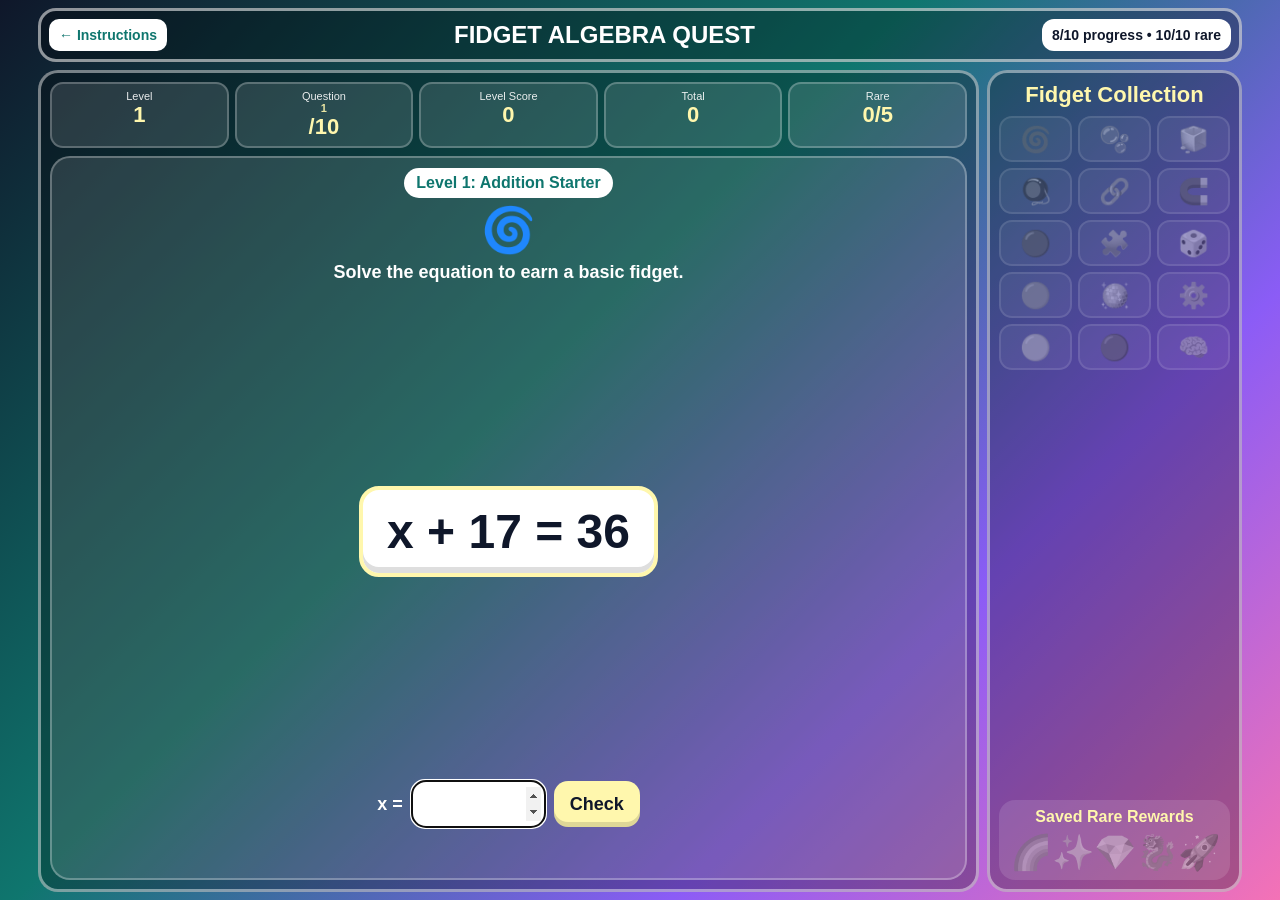
<file: fidget-algebra/game.html>
<!DOCTYPE html>
<html lang="en">
<head>
<meta charset="UTF-8">
<meta name="viewport" content="width=device-width, initial-scale=1.0">
<title>Fidget Algebra Quest - Game</title>
<style>
*{box-sizing:border-box}html,body{margin:0;height:100%;font-family:Arial,sans-serif;color:white;background:linear-gradient(135deg,#0f172a,#0f766e 42%,#8b5cf6 72%,#f472b6);overflow:hidden}.game{height:100vh;max-width:1220px;margin:0 auto;padding:8px;display:grid;grid-template-rows:auto 1fr;gap:8px}.top{display:grid;grid-template-columns:auto 1fr auto;gap:8px;align-items:center;padding:8px;border:3px solid rgba(255,255,255,.55);border-radius:18px;background:rgba(0,0,0,.28)}.top a{text-decoration:none;background:white;color:#0f766e;padding:8px 10px;border-radius:10px;font-weight:bold;font-size:14px}.top h1{margin:0;text-align:center;font-size:24px;text-transform:uppercase}.pill{background:white;color:#0f172a;border-radius:12px;padding:8px 10px;font-weight:bold;text-align:center;font-size:14px}.main{min-height:0;display:grid;grid-template-columns:minmax(0,1fr) 255px;gap:8px}.play,.collection{min-height:0;border:3px solid rgba(255,255,255,.45);border-radius:20px;background:rgba(0,0,0,.28);padding:9px}.play{display:grid;grid-template-rows:auto 1fr}.scorebar{display:grid;grid-template-columns:repeat(5,1fr);gap:6px;margin-bottom:8px}.score{padding:6px;border-radius:13px;background:rgba(255,255,255,.13);border:2px solid rgba(255,255,255,.24);text-align:center}.score span{display:block;font-size:11px;opacity:.9}.score strong{display:block;font-size:22px;color:#fff7ad}.card{min-height:0;text-align:center;border-radius:20px;background:rgba(255,255,255,.13);border:2px solid rgba(255,255,255,.28);padding:10px;display:grid;grid-template-rows:auto auto auto 1fr auto auto;gap:6px;align-items:center}.level-title{justify-self:center;padding:6px 12px;border-radius:999px;background:white;color:#0f766e;font-weight:bold;font-size:16px}.fidget-line{display:flex;justify-content:center;align-items:center;gap:8px;min-height:48px}.big{font-size:44px;animation:float 2.2s ease-in-out infinite}@keyframes float{0%,100%{transform:translateY(0) rotate(-3deg)}50%{transform:translateY(-6px) rotate(3deg)}}.prompt{font-size:18px;font-weight:bold;margin:0}.equation{align-self:center;justify-self:center;display:inline-block;padding:14px 24px;border-radius:20px;background:white;color:#0f172a;border:4px solid #fff7ad;font-size:48px;font-weight:bold;box-shadow:inset 0 -6px 0 rgba(0,0,0,.13)}.answer{display:flex;justify-content:center;align-items:center;gap:8px;flex-wrap:wrap}.answer label{font-size:18px;font-weight:bold}#answerInput{width:135px;min-height:48px;border:3px solid white;border-radius:14px;text-align:center;font-size:30px;font-weight:bold;color:#0f172a}button{min-height:46px;border:none;border-radius:14px;background:#fff7ad;color:#0f172a;padding:0 16px;font-size:18px;font-weight:bold;cursor:pointer;box-shadow:inset 0 -5px 0 rgba(0,0,0,.13)}button:disabled{opacity:.55}.feedback{min-height:34px;font-size:18px;font-weight:bold}.correct{color:#bbf7d0}.wrong{color:#fecaca}.rule{display:none;max-width:660px;margin:0 auto;padding:7px;border-radius:13px;background:rgba(255,255,255,.13);font-size:15px;font-weight:bold}.collection{display:grid;grid-template-rows:auto 1fr auto}.collection h2{margin:0 0 8px;text-align:center;color:#fff7ad;font-size:22px}.grid{display:grid;grid-template-columns:repeat(3,1fr);gap:6px;align-content:start}.item{min-height:46px;border-radius:13px;background:rgba(255,255,255,.12);border:2px solid rgba(255,255,255,.25);display:grid;place-items:center;font-size:25px;filter:grayscale(1);opacity:.45}.item.unlocked{filter:grayscale(0);opacity:1;background:rgba(255,247,173,.18);border-color:#fff7ad}.item.new{animation:itemPop .8s ease}@keyframes itemPop{0%{transform:scale(.7) rotate(-15deg)}55%{transform:scale(1.23) rotate(12deg)}100%{transform:scale(1)}}.rare-box{margin-top:8px;padding:8px;border-radius:16px;background:rgba(255,255,255,.12);text-align:center}.rare-box h3{margin:0 0 6px;color:#fff7ad;font-size:16px}.rare{font-size:34px;filter:grayscale(1);opacity:.42}.rare.unlocked{filter:grayscale(0);opacity:1}.overlay{position:fixed;inset:0;background:rgba(15,23,42,.84);display:none;align-items:center;justify-content:center;z-index:50;padding:12px}.overlay.visible{display:flex}.complete{width:min(590px,94vw);padding:20px;border:5px solid #fff7ad;border-radius:24px;background:linear-gradient(135deg,#0f766e,#8b5cf6,#f472b6);text-align:center;box-shadow:0 20px 44px rgba(0,0,0,.45)}.complete h2{margin:0 0 8px;font-size:36px;text-transform:uppercase}.rare-reward{font-size:78px;animation:rareSpin 1.3s ease infinite}@keyframes rareSpin{0%{transform:rotate(0) scale(1)}50%{transform:rotate(8deg) scale(1.16)}100%{transform:rotate(0) scale(1)}}.sparkle{position:absolute;pointer-events:none;font-size:24px;animation:sparkle .9s ease forwards}@keyframes sparkle{0%{opacity:0;transform:translateY(8px) scale(.7)}40%{opacity:1}100%{opacity:0;transform:translateY(-70px) scale(1.2)}}.confetti{position:fixed;top:-20px;font-size:22px;animation:fall 1.6s linear forwards;z-index:60}@keyframes fall{to{transform:translateY(110vh) rotate(280deg);opacity:.2}}.fail{color:#fecaca}.near{color:#fff7ad}@media(max-width:900px){html,body{overflow:auto}.game{height:auto;min-height:100vh}.main{grid-template-columns:1fr}.scorebar{grid-template-columns:repeat(2,1fr)}.top{grid-template-columns:1fr}.equation{font-size:36px}.grid{grid-template-columns:repeat(6,1fr)}}@media(max-height:700px) and (min-width:901px){.top h1{font-size:21px}.score strong{font-size:19px}.score span{font-size:10px}.big{font-size:36px}.prompt{font-size:15px}.equation{font-size:39px;padding:10px 22px}.feedback{font-size:15px}.rule{font-size:13px}.item{min-height:39px;font-size:21px}.rare{font-size:28px}.collection h2{font-size:19px}.rare-box h3{font-size:14px}}
</style>
</head>
<body>
<main class="game">
<header class="top"><a href="index.html">← Instructions</a><h1>Fidget Algebra Quest</h1><div class="pill">8/10 progress • 10/10 rare</div></header>
<section class="main">
<section class="play"><div class="scorebar"><div class="score"><span>Level</span><strong id="levelDisplay">1</strong></div><div class="score"><span>Question</span><strong><span id="questionDisplay">1</span>/10</strong></div><div class="score"><span>Level Score</span><strong id="levelScoreDisplay">0</strong></div><div class="score"><span>Total</span><strong id="totalScoreDisplay">0</strong></div><div class="score"><span>Rare</span><strong id="rareCountDisplay">0/5</strong></div></div>
<div class="card"><div class="level-title" id="levelTitle">Level 1</div><div class="fidget-line"><div class="big" id="mainFidget">🌀</div></div><p class="prompt" id="promptText">Solve the equation to earn a basic fidget.</p><div class="equation" id="equationText">x + 4 = 9</div><div class="answer"><label for="answerInput">x =</label><input id="answerInput" type="number" autocomplete="off"><button id="checkButton" type="button">Check</button></div><div class="feedback" id="feedbackMessage"></div><div class="rule" id="ruleText"></div></div></section>
<aside class="collection"><h2>Fidget Collection</h2><div class="grid" id="collectionGrid"></div><div class="rare-box"><h3>Saved Rare Rewards</h3><div id="rareGrid"></div></div></aside>
</section>
</main>
<div class="overlay" id="overlay"><div class="complete"><h2 id="overlayTitle">Level Passed!</h2><div class="rare-reward" id="rareEmoji">🌈</div><p id="overlayText">You unlocked a rare fidget!</p><button id="continueButton" type="button">Continue</button></div></div>
<script>
document.addEventListener("DOMContentLoaded",function(){
const RARE_KEY="fidgetAlgebraRareRewardsV2";
const basic=[["🌀","Spinner"],["🫧","Pop-It"],["🧊","Fidget Cube"],["🪀","Yo-Yo"],["🔗","Tangle"],["🧲","Magnet Set"],["🟣","Squishy"],["🧩","Puzzle Fidget"],["🎲","Clicker Dice"],["🟢","Stress Ball"],["🪩","Glitter Ball"],["⚙️","Gear Fidget"],["🟡","Wobble Ball"],["🔵","Click Ring"],["🧠","Puzzle Cube"]];
const rare=[["🌈","Rainbow Pop-It"],["✨","Golden Spinner"],["💎","Crystal Fidget Cube"],["🐉","Dragon Squishy"],["🚀","Galaxy Tangle"]];
const levelNames=["Addition Starter","Subtraction Switch","Mixed Add/Subtract","Multiplication Spinner","Multiplication Master"];
const $=id=>document.getElementById(id);
let level=1,question=1,levelScore=0,totalScore=0,current=null,basics=[],rares=loadRares(),waiting=false,finished=false;
function loadRares(){try{return JSON.parse(localStorage.getItem(RARE_KEY)||"[]")}catch(e){return[]}}
function saveRares(){localStorage.setItem(RARE_KEY,JSON.stringify(rares))}
function r(min,max){return Math.floor(Math.random()*(max-min+1))+min}
function makeQ(){
let x,a,total,result,eq,ex,type;
if(level===1){
x=r(2,25);a=r(2,25);type=r(1,2);
if(type===1){eq=`x + ${a} = ${x+a}`;ex=`Subtract ${a} from the total to find x.`}
else{eq=`${a} + x = ${a+x}`;ex=`Subtract ${a} from the total to find x.`}
}
else if(level===2){
type=r(1,2);
if(type===1){
a=r(2,20);
result=r(2,30);
x=result+a;
eq=`x - ${a} = ${result}`;
ex=`Add ${a} to ${result} to find x.`;
}else{
x=r(2,30);
a=r(2,25);
total=x+a;
eq=`${total} - x = ${a}`;
ex=`Think: what number is taken away from ${total} to leave ${a}?`;
}
}
else if(level===3){
type=r(1,4);
if(type===1){
x=r(2,40);a=r(2,30);
eq=`x + ${a} = ${x+a}`;
ex=`Subtract ${a} from the total.`;
}else if(type===2){
x=r(2,40);a=r(2,30);
eq=`${a} + x = ${a+x}`;
ex=`Subtract ${a} from the total.`;
}else if(type===3){
a=r(2,25);
result=r(2,35);
x=result+a;
eq=`x - ${a} = ${result}`;
ex=`Add ${a} to ${result} to find x.`;
}else{
x=r(2,35);
a=r(2,30);
total=x+a;
eq=`${total} - x = ${a}`;
ex=`Think: ${total} minus what equals ${a}?`;
}
}
else if(level===4){
x=r(2,10);a=r(2,10);type=r(1,2);
if(type===1){eq=`${a} × x = ${a*x}`;ex=`Use multiplication facts: ${a} times what equals ${a*x}?`}
else{eq=`x × ${a} = ${a*x}`;ex=`Use multiplication facts: what times ${a} equals ${a*x}?`}
}
else{
x=r(2,12);a=r(2,12);type=r(1,4);
if(type===1){eq=`${a} × x = ${a*x}`;ex=`Use multiplication facts to find the missing factor.`}
else if(type===2){eq=`x × ${a} = ${a*x}`;ex=`Use multiplication facts to find the missing factor.`}
else if(type===3){eq=`${a} groups of x = ${a*x}`;ex=`Find the number in each group.`}
else{eq=`x groups of ${a} = ${a*x}`;ex=`Find the number of groups.`}
}
return{answer:x,equation:eq,explain:ex};
}
function draw(newBasic){$("collectionGrid").innerHTML="";basic.forEach((f,i)=>{let d=document.createElement("div");d.className="item";d.textContent=f[0];d.title=f[1];if(basics.includes(i))d.classList.add("unlocked");if(i===newBasic)d.classList.add("new");$("collectionGrid").appendChild(d)});$("rareGrid").innerHTML="";rare.forEach((f,i)=>{let s=document.createElement("span");s.className="rare";s.textContent=f[0];s.title=f[1];if(rares.includes(i))s.classList.add("unlocked");$("rareGrid").appendChild(s)})}
function update(){$("levelDisplay").textContent=level;$("questionDisplay").textContent=question;$("levelScoreDisplay").textContent=levelScore;$("totalScoreDisplay").textContent=totalScore;$("rareCountDisplay").textContent=rares.length+"/5";$("levelTitle").textContent=`Level ${level}: ${levelNames[level-1]}`;$("mainFidget").textContent=basic[(level+question-2)%basic.length][0]}
function load(){waiting=false;current=makeQ();$("answerInput").disabled=false;$("checkButton").disabled=false;$("answerInput").value="";$("feedbackMessage").textContent="";$("feedbackMessage").className="feedback";$("ruleText").style.display="none";$("ruleText").textContent="";$("equationText").textContent=current.equation;update();setTimeout(()=>$("answerInput").focus(),80)}
function sparkle(){for(let i=0;i<10;i++){let s=document.createElement("div");s.className="sparkle";s.textContent=["✨","⭐","💫","🫧"][r(0,3)];s.style.left=r(12,88)+"vw";s.style.top=r(28,78)+"vh";document.body.appendChild(s);setTimeout(()=>s.remove(),950)}}
function confetti(){for(let i=0;i<32;i++){let c=document.createElement("div");c.className="confetti";c.textContent=["🌀","🫧","✨","💎","🌈"][r(0,4)];c.style.left=r(0,100)+"vw";c.style.animationDelay=(Math.random()*.45)+"s";document.body.appendChild(c);setTimeout(()=>c.remove(),2000)}}
function basicReward(){let avail=[];for(let i=0;i<basic.length;i++)if(!basics.includes(i))avail.push(i);let chosen=avail.length?avail[r(0,avail.length-1)]:r(0,basic.length-1);if(!basics.includes(chosen))basics.push(chosen);draw(chosen);return basic[chosen]}
function check(){if(waiting||finished)return;if($("answerInput").value.trim()===""){$("feedbackMessage").textContent="Type an answer first.";$("feedbackMessage").className="feedback wrong";return}waiting=true;$("answerInput").disabled=true;$("checkButton").disabled=true;if(Number($("answerInput").value)===current.answer){levelScore++;totalScore++;let f=basicReward();$("feedbackMessage").textContent=`Correct! You earned ${f[1]} ${f[0]}`;$("feedbackMessage").className="feedback correct";sparkle()}else{$("feedbackMessage").textContent=`Not quite. x = ${current.answer}.`;$("feedbackMessage").className="feedback wrong";draw()}$("ruleText").textContent=current.explain;$("ruleText").style.display="block";setTimeout(next,1150)}
function next(){if(question<10){question++;load();return}if(levelScore>=8)pass();else retry()}
function pass(){
let idx=level-1;
let perfect=levelScore===10;
let already=rares.includes(idx);
draw();
if(perfect && !already){rares.push(idx);saveRares();draw();confetti();}
$("overlayTitle").textContent=`Level ${level} Passed!`;
if(perfect){
$("rareEmoji").textContent=rare[idx][0];
$("overlayText").textContent=already?`Perfect 10/10! You had already unlocked the rare ${rare[idx][1]}.`:`Perfect 10/10! You unlocked the rare ${rare[idx][1]}!`;
}else{
$("rareEmoji").textContent="✅";
$("overlayText").innerHTML=`<span class="near">You scored ${levelScore}/10 and can move on. Rare rewards need 10/10.</span>`;
}
$("overlay").classList.add("visible");
}
function retry(){$("overlayTitle").textContent=`Try Level ${level} Again`;$("rareEmoji").textContent="🔒";$("overlayText").innerHTML=`<span class="fail">You scored ${levelScore}/10. You need 8 correct answers to progress to the next level.</span>`;$("overlay").classList.add("visible")}
function cont(){$("overlay").classList.remove("visible");if(levelScore>=8){if(level>=5){finish();return}level++}question=1;levelScore=0;load()}
function finish(){finished=true;$("overlayTitle").textContent="Fidget Master!";$("rareEmoji").textContent="🏆";$("overlayText").textContent="You finished all 5 levels. Rare rewards stay saved on this device."; $("overlay").classList.add("visible");$("continueButton").textContent="Play Again";$("continueButton").onclick=()=>location.reload()}
$("checkButton").addEventListener("click",check);$("answerInput").addEventListener("keydown",e=>{if(e.key==="Enter")check()});$("continueButton").addEventListener("click",cont);draw();load();
});
</script>
</body>
</html>
</file>
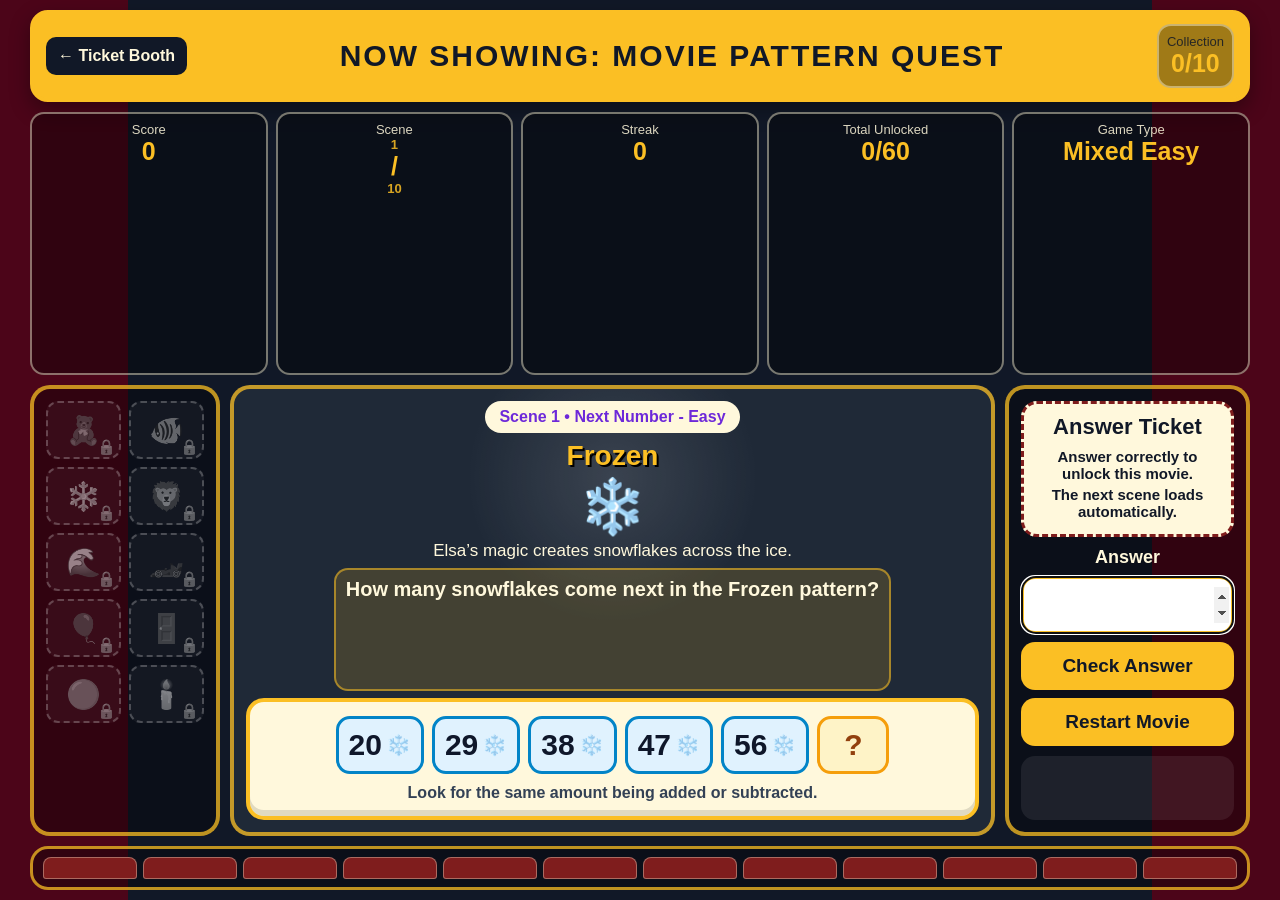
<file: movie-patterns/game.html>
<!DOCTYPE html>
<html lang="en">
<head>
<meta charset="UTF-8" />
<meta name="viewport" content="width=device-width, initial-scale=1.0" />
<title>Movie Pattern Quest - Game</title>
<style>
*{box-sizing:border-box}body{margin:0;min-height:100vh;font-family:Arial,sans-serif;color:#fff8dc;background:linear-gradient(90deg,#4c0519 0 10%,#111827 10% 90%,#4c0519 90% 100%);padding:10px}a{color:inherit}.theatre{min-height:calc(100vh - 20px);display:grid;grid-template-rows:auto 1fr auto;gap:10px;max-width:1220px;margin:0 auto}.marquee{display:grid;grid-template-columns:auto 1fr auto;gap:10px;align-items:center;padding:10px 12px;border:4px solid #fbbf24;border-radius:18px;background:#fbbf24;color:#111827;box-shadow:0 8px 20px rgba(0,0,0,.35)}.marquee a{text-decoration:none;background:#111827;color:#fff8dc;padding:10px 12px;border-radius:10px;font-weight:bold}.marquee h1{margin:0;text-align:center;text-transform:uppercase;letter-spacing:2px;font-size:30px}.status{display:grid;grid-template-columns:repeat(5,1fr);gap:8px}.status-card{padding:8px;border:2px solid rgba(255,248,220,.45);border-radius:14px;background:rgba(0,0,0,.36);text-align:center}.status-card span{display:block;font-size:13px;opacity:.85}.status-card strong{display:block;font-size:25px;color:#fbbf24}.stage{display:grid;grid-template-columns:190px 1fr 245px;gap:10px;min-height:0}.poster-wall,.screen,.control-panel{border:4px solid rgba(251,191,36,.75);border-radius:20px;background:rgba(0,0,0,.35);padding:12px;min-height:0}.poster-wall{display:grid;grid-template-columns:1fr 1fr;gap:8px;align-content:start}.poster{position:relative;min-height:58px;border:2px dashed rgba(255,248,220,.5);border-radius:12px;display:flex;align-items:center;justify-content:center;font-size:28px;filter:grayscale(1);opacity:.5;background:rgba(255,255,255,.08);transition:transform .45s ease,opacity .45s ease,filter .45s ease}.poster.unlocked{filter:grayscale(0);opacity:1;border-style:solid;border-color:#fbbf24;background:rgba(251,191,36,.18)}.poster.pop{animation:posterPop .9s ease}.poster.locked::after{content:"🔒";position:absolute;right:3px;bottom:1px;font-size:15px}@keyframes posterPop{0%{transform:scale(.8) rotate(-5deg)}45%{transform:scale(1.25) rotate(5deg)}100%{transform:scale(1) rotate(0)}}.screen{display:grid;grid-template-rows:auto auto auto auto 1fr auto;gap:7px;text-align:center;background:radial-gradient(circle at 50% 20%,rgba(255,255,255,.12),transparent 28%),#1f2937}.badge{justify-self:center;padding:7px 14px;border-radius:999px;background:#fff8dc;color:#6d28d9;font-weight:bold}.movie-title{font-size:28px;font-weight:bold;color:#fbbf24;text-shadow:2px 2px 0 #000}.scene-emoji{font-size:54px;line-height:1}.scene-emoji.correct-animate{animation:bounceSpin 1s ease}.scene-emoji.wrong-animate{animation:shake .7s ease}@keyframes bounceSpin{0%{transform:scale(1) rotate(0)}35%{transform:scale(1.3) rotate(-8deg)}70%{transform:scale(1.12) rotate(8deg)}100%{transform:scale(1) rotate(0)}}@keyframes shake{0%,100%{transform:translateX(0)}20%{transform:translateX(-8px)}40%{transform:translateX(8px)}60%{transform:translateX(-5px)}80%{transform:translateX(5px)}}.story{margin:0 auto;max-width:720px;font-size:17px;line-height:1.25}.question-text{margin:0 auto;max-width:760px;padding:8px 10px;border-radius:14px;background:rgba(251,191,36,.16);border:2px solid rgba(251,191,36,.55);font-size:20px;font-weight:bold;color:#fff8dc}.pattern-box{align-self:center;margin:0 auto;width:100%;padding:14px;border:4px solid #fbbf24;border-radius:18px;background:#fff8dc;color:#111827;box-shadow:inset 0 -6px 0 rgba(0,0,0,.12)}.pattern-row{display:flex;justify-content:center;align-items:center;gap:8px;flex-wrap:wrap}.tile{min-width:72px;min-height:58px;padding:6px 10px;border:3px solid #0284c7;border-radius:14px;background:#e0f2fe;color:#0f172a;display:flex;align-items:center;justify-content:center;gap:4px;font-size:30px;font-weight:bold}.tile small{font-size:20px}.tile.missing{background:#fef3c7;border-color:#f59e0b;color:#92400e;animation:glow 1.4s infinite}@keyframes glow{0%,100%{box-shadow:0 0 0 rgba(245,158,11,0)}50%{box-shadow:0 0 18px rgba(245,158,11,.8)}}.clue{margin:10px 0 0;font-size:16px;font-weight:bold;color:#334155}.control-panel{display:grid;gap:10px;align-content:start}.ticket{padding:10px;border-radius:16px;background:#fff8dc;color:#111827;border:3px dashed #7f1d1d;text-align:center}.ticket h2{margin:0 0 8px;font-size:22px}.ticket p{margin:4px 0;font-size:15px;font-weight:bold}.answer-area{display:grid;gap:8px}.answer-area label{font-size:18px;font-weight:bold;text-align:center}#answerInput{width:100%;min-height:58px;border:3px solid #fbbf24;border-radius:14px;text-align:center;font-size:32px;font-weight:bold;color:#111827;background:white}button{min-height:48px;border:none;border-radius:14px;background:#fbbf24;color:#111827;font-size:19px;font-weight:bold;cursor:pointer}button:hover{background:#fde68a}button:disabled{opacity:.55;cursor:not-allowed}.feedback{min-height:64px;padding:8px;border-radius:14px;background:rgba(255,255,255,.08);font-size:17px;font-weight:bold;text-align:center}.correct{color:#bbf7d0}.wrong{color:#fecaca}.rule{display:none;padding:10px;border-radius:14px;background:rgba(255,255,255,.12);font-size:16px;text-align:center}.rule strong{color:#fbbf24;font-size:22px}.seats{display:grid;grid-template-columns:repeat(12,1fr);gap:6px;padding:8px 10px;border:3px solid rgba(251,191,36,.75);border-radius:18px;background:rgba(0,0,0,.35)}.seat{height:22px;border-radius:8px 8px 3px 3px;background:#7f1d1d;border:1px solid rgba(255,248,220,.35)}@media(max-width:950px){.stage{grid-template-columns:1fr}.poster-wall{grid-template-columns:repeat(5,1fr)}.control-panel{grid-template-columns:1fr}.status{grid-template-columns:repeat(2,1fr)}.marquee{grid-template-columns:1fr}.marquee h1{font-size:24px}.seats{grid-template-columns:repeat(6,1fr)}}@media(max-height:700px) and (min-width:951px){.scene-emoji{font-size:38px}.story{font-size:15px}.question-text{font-size:17px;padding:6px}.tile{min-height:46px;font-size:23px}.movie-title{font-size:22px}.status-card strong{font-size:21px}.feedback{min-height:48px;font-size:15px}}
</style>
</head>
<body>
<main class="theatre">
<header class="marquee"><a href="index.html">← Ticket Booth</a><h1>Now Showing: Movie Pattern Quest</h1><div class="status-card"><span>Collection</span><strong id="collectionLabel">0/10</strong></div></header>
<section class="status"><div class="status-card"><span>Score</span><strong id="score">0</strong></div><div class="status-card"><span>Scene</span><strong><span id="questionNumber">1</span>/<span id="totalQuestions">10</span></strong></div><div class="status-card"><span>Streak</span><strong id="streak">0</strong></div><div class="status-card"><span>Total Unlocked</span><strong id="totalUnlocked">0/60</strong></div><div class="status-card"><span>Game Type</span><strong id="typeLabel">Easy</strong></div></section>
<section class="stage"><aside class="poster-wall" id="posterWall" aria-label="Movie scenes"></aside><section class="screen"><div class="badge" id="sceneBadge">Scene 1</div><div class="movie-title" id="movieTitle">Movie</div><div class="scene-emoji" id="sceneEmoji">🎬</div><p class="story" id="storyText">Solve the pattern.</p><p class="question-text" id="questionText">How many objects are in the pattern?</p><div class="pattern-box"><div class="pattern-row" id="patternRow"></div><p class="clue" id="clueText">Look for what changes each time.</p></div></section><aside class="control-panel"><div class="ticket"><h2>Answer Ticket</h2><p>Answer correctly to unlock this movie.</p><p>The next scene loads automatically.</p></div><div class="answer-area"><label for="answerInput">Answer</label><input id="answerInput" type="number" autocomplete="off" /><button id="checkButton" type="button">Check Answer</button><button id="newGameButton" type="button">Restart Movie</button></div><div class="feedback" id="feedbackMessage"></div><div class="rule" id="answerPanel">Correct answer: <strong id="correctAnswerText"></strong><div id="ruleText"></div></div></aside></section>
<footer class="seats"><div class="seat"></div><div class="seat"></div><div class="seat"></div><div class="seat"></div><div class="seat"></div><div class="seat"></div><div class="seat"></div><div class="seat"></div><div class="seat"></div><div class="seat"></div><div class="seat"></div><div class="seat"></div></footer>
<script>
document.addEventListener("DOMContentLoaded",function(){
const categories={"next-easy": {"label": "Next Number - Easy", "mode": "next", "difficulty": "easy", "movies": [{"title": "Toy Story", "emoji": "🧸", "thing": "Andy’s toys", "unit": "toys", "story": "Andy’s toys are lining up on the shelf."}, {"title": "Finding Nemo", "emoji": "🐠", "thing": "Nemo’s fish friends", "unit": "fish", "story": "Nemo swims past groups of fish in the reef."}, {"title": "Frozen", "emoji": "❄️", "thing": "Elsa’s snowflakes", "unit": "snowflakes", "story": "Elsa’s magic creates snowflakes across the ice."}, {"title": "The Lion King", "emoji": "🦁", "thing": "Simba’s pawprints", "unit": "pawprints", "story": "Simba follows pawprints across the Pride Lands."}, {"title": "Moana", "emoji": "🌊", "thing": "Moana’s waves", "unit": "waves", "story": "Moana watches waves roll towards her boat."}, {"title": "Cars", "emoji": "🏎️", "thing": "Lightning McQueen’s laps", "unit": "laps", "story": "Lightning McQueen counts laps around the race track."}, {"title": "Up", "emoji": "🎈", "thing": "Carl’s balloons", "unit": "balloons", "story": "Carl’s balloons lift the house in colourful groups."}, {"title": "Monsters, Inc.", "emoji": "🚪", "thing": "monster doors", "unit": "doors", "story": "The scare floor doors are numbered in a pattern."}, {"title": "Shrek", "emoji": "🟢", "thing": "Shrek’s swamp stones", "unit": "swamp stones", "story": "Shrek crosses stepping stones through the swamp."}, {"title": "Encanto", "emoji": "🕯️", "thing": "magical candles", "unit": "candles", "story": "The magical rooms glow with candles in a pattern."}]}, "next-medium": {"label": "Next Number - Medium", "mode": "next", "difficulty": "medium", "movies": [{"title": "Inside Out", "emoji": "🟡", "thing": "memory orbs", "unit": "memory orbs", "story": "Memory orbs roll past inside Riley’s mind."}, {"title": "WALL-E", "emoji": "🤖", "thing": "robot batteries", "unit": "batteries", "story": "WALL-E stacks batteries in a careful pattern."}, {"title": "Ratatouille", "emoji": "🐀", "thing": "Remy’s ingredients", "unit": "ingredients", "story": "Remy adds ingredients to his recipe."}, {"title": "Coco", "emoji": "🎸", "thing": "music notes", "unit": "music notes", "story": "Miguel follows music notes through the Land of the Dead."}, {"title": "Kung Fu Panda", "emoji": "🐼", "thing": "training kicks", "unit": "kicks", "story": "Po practises training kicks in a pattern."}, {"title": "Madagascar", "emoji": "🦓", "thing": "zebra stripes", "unit": "stripes", "story": "Marty counts zebra stripes during the adventure."}, {"title": "The Lego Movie", "emoji": "🧱", "thing": "Lego bricks", "unit": "bricks", "story": "The builders stack Lego bricks in a pattern."}, {"title": "Minions", "emoji": "🍌", "thing": "bananas", "unit": "bananas", "story": "The Minions count bananas before snack time."}, {"title": "Despicable Me", "emoji": "🥽", "thing": "goggles", "unit": "goggles", "story": "Gru’s Minions line up their goggles."}, {"title": "The Croods", "emoji": "🪨", "thing": "cave drawings", "unit": "drawings", "story": "The Croods discover cave drawings in a pattern."}]}, "next-hard": {"label": "Next Number - Hard", "mode": "next", "difficulty": "hard", "movies": [{"title": "How to Train Your Dragon", "emoji": "🐉", "thing": "dragon flights", "unit": "flights", "story": "Toothless practises dragon flights in a pattern."}, {"title": "Big Hero 6", "emoji": "⚪", "thing": "Baymax health scans", "unit": "scans", "story": "Baymax completes health scans in a pattern."}, {"title": "Zootopia", "emoji": "🦊", "thing": "case clues", "unit": "clues", "story": "Judy and Nick collect case clues."}, {"title": "The Mitchells vs. the Machines", "emoji": "📱", "thing": "robot alerts", "unit": "alerts", "story": "The robots send alerts in a pattern."}, {"title": "Spider-Man: Into the Spider-Verse", "emoji": "🕸️", "thing": "web swings", "unit": "web swings", "story": "Miles swings through the city."}, {"title": "The Bad Guys", "emoji": "🐺", "thing": "heist steps", "unit": "heist steps", "story": "The Bad Guys plan heist steps in order."}, {"title": "Puss in Boots", "emoji": "🐱", "thing": "sword moves", "unit": "sword moves", "story": "Puss practises fancy sword moves."}, {"title": "Raya and the Last Dragon", "emoji": "🐲", "thing": "dragon gems", "unit": "gems", "story": "Raya follows dragon gems in a pattern."}, {"title": "Brave", "emoji": "🏹", "thing": "arrow shots", "unit": "arrows", "story": "Merida fires arrows at targets."}, {"title": "Luca", "emoji": "🛵", "thing": "scooter laps", "unit": "laps", "story": "Luca counts scooter laps through town."}]}, "missing-easy": {"label": "Missing Number - Easy", "mode": "missing", "difficulty": "easy", "movies": [{"title": "Wish", "emoji": "⭐", "thing": "wishing stars", "unit": "stars", "story": "Wishing stars glow in a number pattern."}, {"title": "Elemental", "emoji": "🔥", "thing": "flames", "unit": "flames", "story": "The flames flicker in a pattern."}, {"title": "Trolls", "emoji": "🌈", "thing": "rainbow notes", "unit": "notes", "story": "The Trolls sing rainbow notes in a pattern."}, {"title": "The Super Mario Bros. Movie", "emoji": "🍄", "thing": "power mushrooms", "unit": "mushrooms", "story": "Mario collects power mushrooms."}, {"title": "Paddington", "emoji": "🧳", "thing": "marmalade jars", "unit": "jars", "story": "Paddington counts marmalade jars."}, {"title": "Paddington 2", "emoji": "🍊", "thing": "orange slices", "unit": "slices", "story": "Paddington arranges orange slices for marmalade."}, {"title": "Cloudy with a Chance of Meatballs", "emoji": "🍝", "thing": "meatballs", "unit": "meatballs", "story": "Meatballs fall from the sky in a pattern."}, {"title": "Happy Feet", "emoji": "🐧", "thing": "penguin taps", "unit": "taps", "story": "The penguins tap dance in a pattern."}, {"title": "The Peanuts Movie", "emoji": "🐶", "thing": "Snoopy’s clouds", "unit": "clouds", "story": "Snoopy flies past clouds."}, {"title": "Shaun the Sheep Movie", "emoji": "🐑", "thing": "sheep in the flock", "unit": "sheep", "story": "Shaun counts sheep in the flock."}]}, "missing-medium": {"label": "Missing Number - Medium", "mode": "missing", "difficulty": "medium", "movies": [{"title": "The Secret Life of Pets", "emoji": "🐶", "thing": "pet toys", "unit": "toys", "story": "The pets hide toys around the room."}, {"title": "Sing", "emoji": "🎤", "thing": "stage lights", "unit": "lights", "story": "The performers count stage lights."}, {"title": "Sing 2", "emoji": "🎶", "thing": "song beats", "unit": "beats", "story": "The singers follow song beats."}, {"title": "Hotel Transylvania", "emoji": "🧛", "thing": "hotel keys", "unit": "keys", "story": "The hotel keys are arranged in a pattern."}, {"title": "Ice Age", "emoji": "🦣", "thing": "acorns", "unit": "acorns", "story": "Scrat chases acorns in a pattern."}, {"title": "Rio", "emoji": "🦜", "thing": "blue feathers", "unit": "feathers", "story": "The birds count blue feathers."}, {"title": "Horton Hears a Who!", "emoji": "🌸", "thing": "clover flowers", "unit": "flowers", "story": "Horton follows clover flowers."}, {"title": "Bolt", "emoji": "⚡", "thing": "lightning bolts", "unit": "bolts", "story": "Bolt races past lightning bolts."}, {"title": "The Little Mermaid", "emoji": "🐚", "thing": "seashells", "unit": "seashells", "story": "Ariel counts seashells under the sea."}, {"title": "Aladdin", "emoji": "🧞", "thing": "magic carpet loops", "unit": "loops", "story": "The magic carpet makes loops in the sky."}]}, "missing-hard": {"label": "Missing Number - Hard", "mode": "missing", "difficulty": "hard", "movies": [{"title": "Beauty and the Beast", "emoji": "🌹", "thing": "rose petals", "unit": "petals", "story": "Rose petals fall in a pattern."}, {"title": "The Jungle Book", "emoji": "🐻", "thing": "jungle vines", "unit": "vines", "story": "Mowgli counts jungle vines."}, {"title": "Peter Pan", "emoji": "🧚", "thing": "pixie dust sparkles", "unit": "sparkles", "story": "Pixie dust sparkles trail through the sky."}, {"title": "Dumbo", "emoji": "🐘", "thing": "circus flags", "unit": "flags", "story": "Circus flags wave in a pattern."}, {"title": "Cinderella", "emoji": "👠", "thing": "glass slipper sparkles", "unit": "sparkles", "story": "Sparkles appear around the glass slipper."}, {"title": "Snow White", "emoji": "🍎", "thing": "forest apples", "unit": "apples", "story": "Forest apples are placed in baskets."}, {"title": "Mulan", "emoji": "🐉", "thing": "training steps", "unit": "steps", "story": "Mulan follows training steps."}, {"title": "Pocahontas", "emoji": "🍂", "thing": "falling leaves", "unit": "leaves", "story": "Leaves fall in a number pattern."}, {"title": "Tangled", "emoji": "🏮", "thing": "floating lanterns", "unit": "lanterns", "story": "Lanterns rise into the night sky."}, {"title": "Wreck-It Ralph", "emoji": "🕹️", "thing": "arcade tokens", "unit": "tokens", "story": "Arcade tokens appear in a pattern."}]}};
const KEY="moviePatternQuestUnlockedV3";
const params=new URLSearchParams(window.location.search);
const difficulty=params.get("difficulty")||"easy";
const selectedMode=params.get("mode")||"mixed";
const totalAll=60;
function getUnlocked(){try{return JSON.parse(localStorage.getItem(KEY)||"[]")}catch(e){return[]}}
function setUnlocked(list){localStorage.setItem(KEY,JSON.stringify(list))}
function makeId(catId,index){return catId+"-"+index}
function getCategoryForQuestion(){if(selectedMode!=="mixed")return selectedMode+"-"+difficulty;return (Math.random()<0.5?"next":"missing")+"-"+difficulty}
function randomInt(min,max){return Math.floor(Math.random()*(max-min+1))+min}
const scoreDisplay=document.getElementById("score"),questionNumberDisplay=document.getElementById("questionNumber"),totalQuestionsDisplay=document.getElementById("totalQuestions"),streakDisplay=document.getElementById("streak"),totalUnlockedDisplay=document.getElementById("totalUnlocked"),collectionLabel=document.getElementById("collectionLabel"),typeLabel=document.getElementById("typeLabel"),posterWall=document.getElementById("posterWall"),sceneBadge=document.getElementById("sceneBadge"),movieTitle=document.getElementById("movieTitle"),sceneEmoji=document.getElementById("sceneEmoji"),storyText=document.getElementById("storyText"),questionText=document.getElementById("questionText"),patternRow=document.getElementById("patternRow"),clueText=document.getElementById("clueText"),answerInput=document.getElementById("answerInput"),checkButton=document.getElementById("checkButton"),newGameButton=document.getElementById("newGameButton"),feedbackMessage=document.getElementById("feedbackMessage"),answerPanel=document.getElementById("answerPanel"),correctAnswerText=document.getElementById("correctAnswerText"),ruleText=document.getElementById("ruleText");
let score=0,streak=0,questionNumber=1,answered=false,current=null,timer=null,rounds=[],currentRoundIndex=0,displayCatId=(selectedMode==="mixed"?"next":selectedMode)+"-"+difficulty;
totalQuestionsDisplay.textContent=10;
typeLabel.textContent=(selectedMode==="mixed"?"Mixed":selectedMode==="next"?"Next":"Missing")+" "+difficulty.charAt(0).toUpperCase()+difficulty.slice(1);
function categoryProgress(catId){const unlocked=getUnlocked();const cat=categories[catId];let count=0;for(let i=0;i<cat.movies.length;i++){if(unlocked.includes(makeId(catId,i)))count++}return count}
function updateProgressLabels(){const unlocked=getUnlocked();totalUnlockedDisplay.textContent=unlocked.length+"/"+totalAll;collectionLabel.textContent=categoryProgress(displayCatId)+"/10"}
function arithmetic(mode){let step;if(difficulty==="easy")step=randomInt(2,10);else if(difficulty==="medium")step=randomInt(4,15);else{step=randomInt(-12,18);if(step===0)step=6}let start=step>0?randomInt(1,20):randomInt(35,80),seq=[];for(let i=0;i<6;i++)seq.push(start+step*i);let rule=step>0?"Rule: add "+step+" each time.":"Rule: subtract "+Math.abs(step)+" each time.";if(mode==="next")return{mode:"next",sequence:seq.slice(0,5).concat(["?"]),answer:seq[5],rule,clue:"Look for the same amount being added or subtracted."};let mi=randomInt(1,4),display=seq.slice(),ans=display[mi];display[mi]="?";return{mode:"missing",sequence:display,answer:ans,rule,clue:"Find the missing number in the middle of the pattern."}}
function growing(mode){let start=randomInt(1,difficulty==="hard"?10:6),first=randomInt(1,difficulty==="hard"?8:5),inc=difficulty==="medium"?randomInt(1,3):randomInt(2,5),seq=[start],add=first;for(let i=1;i<6;i++){seq.push(seq[i-1]+add);add+=inc}if(mode==="next")return{mode:"next",sequence:seq.slice(0,5).concat(["?"]),answer:seq[5],rule:"Rule: add "+first+", then increase the add-on by "+inc+" each time.",clue:"The jump between numbers is growing."};let mi=randomInt(2,4),display=seq.slice(),ans=display[mi];display[mi]="?";return{mode:"missing",sequence:display,answer:ans,rule:"Rule: the amount added grows by "+inc+" each time.",clue:"Look at the jumps between each number."}}
function multiply(mode){let factor=difficulty==="hard"?randomInt(2,4):2,start=randomInt(1,difficulty==="hard"?5:8),seq=[start];for(let i=1;i<6;i++)seq.push(seq[i-1]*factor);if(mode==="next")return{mode:"next",sequence:seq.slice(0,5).concat(["?"]),answer:seq[5],rule:"Rule: multiply by "+factor+" each time.",clue:"The numbers grow by multiplying."};let mi=randomInt(1,4),display=seq.slice(),ans=display[mi];display[mi]="?";return{mode:"missing",sequence:display,answer:ans,rule:"Rule: multiply by "+factor+" each time.",clue:"Each number is multiplied by the same number."}}
function generate(catId){let mode=categories[catId].mode;if(difficulty==="easy")return arithmetic(mode);if(difficulty==="medium")return Math.random()<0.65?growing(mode):arithmetic(mode);let t=randomInt(1,3);return t===1?arithmetic(mode):t===2?growing(mode):multiply(mode)}
function buildRounds(){rounds=[];if(selectedMode==="mixed"){let ids=["next-"+difficulty,"missing-"+difficulty];for(let i=0;i<5;i++){rounds.push({catId:ids[0],movieIndex:i});rounds.push({catId:ids[1],movieIndex:i})}}else{let catId=selectedMode+"-"+difficulty;for(let i=0;i<10;i++){rounds.push({catId,movieIndex:i})}}rounds.sort(()=>Math.random()-0.5)}
function buildPosters(popId){posterWall.innerHTML="";let catId=displayCatId;if(selectedMode==="mixed"&&current)catId=current.catId;const cat=categories[catId];const unlocked=getUnlocked();for(let i=0;i<cat.movies.length;i++){let p=document.createElement("div");p.className="poster";p.textContent=cat.movies[i].emoji;p.title=cat.movies[i].title;let id=makeId(catId,i);if(unlocked.includes(id))p.classList.add("unlocked");else p.classList.add("locked");if(id===popId)p.classList.add("pop");posterWall.appendChild(p)}}
function updateQuestionText(movie,pattern){if(pattern.mode==="next"){questionText.textContent="How many "+movie.unit+" come next in the "+movie.title+" pattern?"}else{questionText.textContent="How many "+movie.unit+" are missing from the "+movie.title+" pattern?"}}
function load(){clearTimeout(timer);answered=false;checkButton.disabled=false;answerInput.disabled=false;let round=rounds[currentRoundIndex];let cat=categories[round.catId];let movie=cat.movies[round.movieIndex];let pattern=generate(round.catId);current={catId:round.catId,movieIndex:round.movieIndex,movie,pattern};displayCatId=round.catId;questionNumberDisplay.textContent=questionNumber;scoreDisplay.textContent=score;streakDisplay.textContent=streak;sceneBadge.textContent="Scene "+questionNumber+" • "+cat.label;movieTitle.textContent=movie.title;sceneEmoji.textContent=movie.emoji;sceneEmoji.className="scene-emoji";storyText.textContent=movie.story;updateQuestionText(movie,pattern);clueText.textContent=pattern.clue;feedbackMessage.textContent="";feedbackMessage.className="feedback";answerPanel.style.display="none";correctAnswerText.textContent="";ruleText.textContent="";answerInput.value="";patternRow.innerHTML="";pattern.sequence.forEach(item=>{let tile=document.createElement("div");tile.className="tile";if(item==="?"){tile.classList.add("missing");tile.textContent="?"}else{tile.innerHTML="<span>"+item+"</span><small>"+movie.emoji+"</small>"}patternRow.appendChild(tile)});updateProgressLabels();buildPosters();setTimeout(()=>answerInput.focus(),100)}
function finishGame(){sceneBadge.textContent="Final Score";movieTitle.textContent="Movie Quest Complete";sceneEmoji.textContent="🏆";storyText.textContent="Premiere complete! You solved "+score+" out of 10 movie patterns.";questionText.textContent="Return to the Ticket Booth to see your full unlock collection.";patternRow.innerHTML="";clueText.textContent="";feedbackMessage.textContent="";answerPanel.style.display="none";answerInput.value="";answerInput.disabled=true;checkButton.disabled=true;updateProgressLabels();buildPosters()}
function autoNext(){timer=setTimeout(function(){if(questionNumber>=10){finishGame()}else{questionNumber++;currentRoundIndex++;load()}},1600)}
function check(){if(answered)return;if(answerInput.value.trim()===""){feedbackMessage.textContent="Type your answer first.";feedbackMessage.className="feedback wrong";return}answered=true;answerInput.disabled=true;checkButton.disabled=true;let movie=current.movie,pattern=current.pattern,id=makeId(current.catId,current.movieIndex);if(Number(answerInput.value)===pattern.answer){score++;streak++;let unlocked=getUnlocked();let newly=!unlocked.includes(id);if(newly){unlocked.push(id);setUnlocked(unlocked)}feedbackMessage.textContent=newly?"Correct! You unlocked "+movie.title+".":"Correct! "+movie.title+" was already unlocked.";feedbackMessage.className="feedback correct";sceneEmoji.classList.add("correct-animate");buildPosters(id)}else{streak=0;feedbackMessage.textContent="Not quite. The answer was "+pattern.answer+" "+movie.unit+". Try to unlock "+movie.title+" next time.";feedbackMessage.className="feedback wrong";sceneEmoji.classList.add("wrong-animate");buildPosters()}scoreDisplay.textContent=score;streakDisplay.textContent=streak;updateProgressLabels();correctAnswerText.textContent=pattern.answer;ruleText.textContent=pattern.rule;answerPanel.style.display="block";autoNext()}
function restart(){score=0;streak=0;questionNumber=1;currentRoundIndex=0;buildRounds();load()}
checkButton.addEventListener("click",check);answerInput.addEventListener("keydown",e=>{if(e.key==="Enter")check()});newGameButton.addEventListener("click",restart);restart();
});
</script>
</body>
</html>
</file>
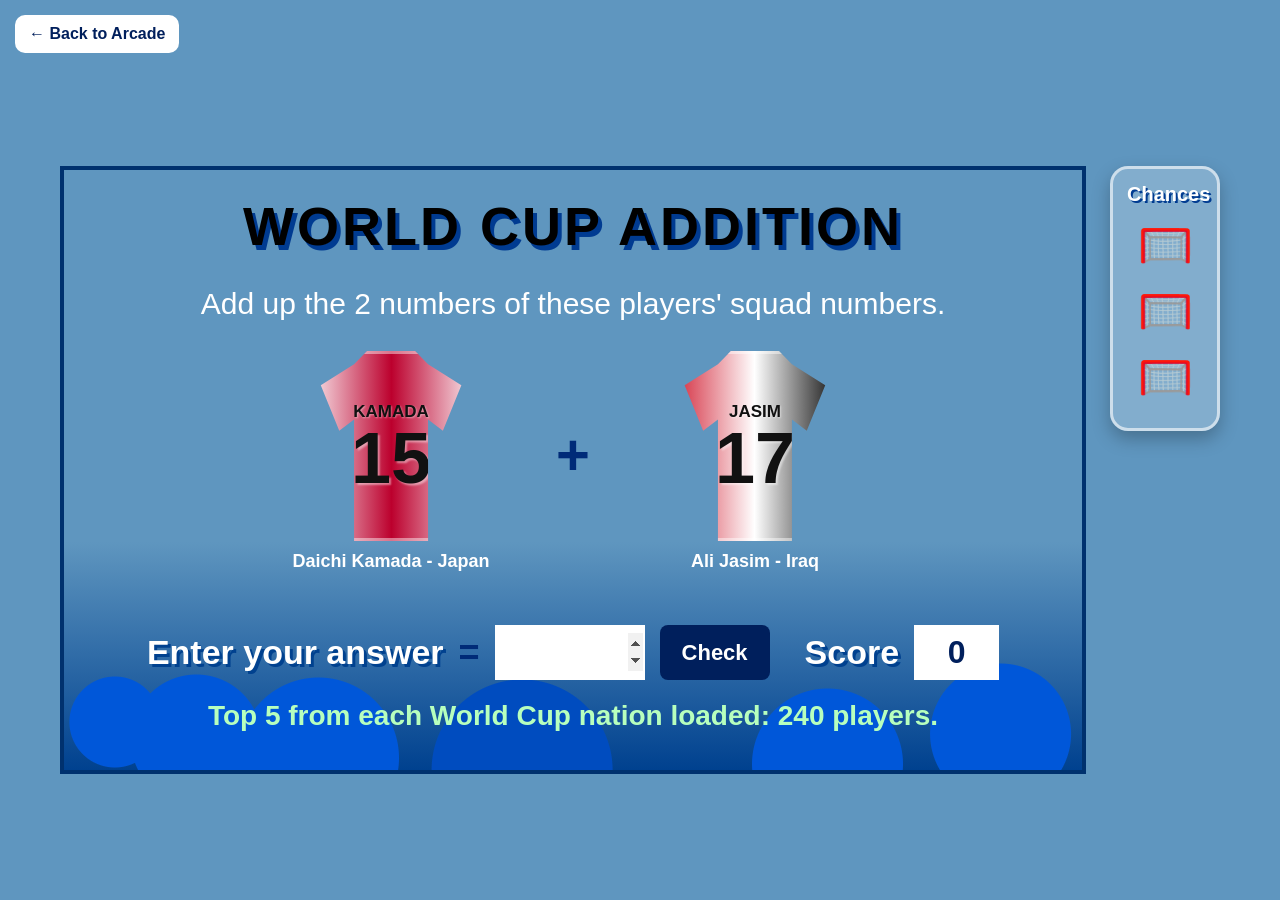
<file: world-cup-addition/game.html>
<!DOCTYPE html>
<html lang="en">
<head>
  <meta charset="UTF-8" />
  <meta name="viewport" content="width=device-width, initial-scale=1.0" />

  <title>World Cup Addition Game</title>

  <style>
* {
  box-sizing: border-box;
}

body {
  margin: 0;
  min-height: 100vh;
  font-family: Arial, sans-serif;
  background: #5f96bf;
  display: flex;
  justify-content: center;
  align-items: center;
  padding: 70px 24px 30px;
}

.back-link {
  position: fixed;
  top: 15px;
  left: 15px;
  background: white;
  color: #001f5c;
  padding: 10px 14px;
  border-radius: 10px;
  text-decoration: none;
  font-weight: bold;
  z-index: 30;
}

.back-link:hover {
  background: #e8f0ff;
}

.page-layout {
  width: 100%;
  max-width: 1160px;
  display: grid;
  grid-template-columns: minmax(0, 1fr) 110px;
  gap: 24px;
  align-items: start;
}

.game-screen {
  width: 100%;
  min-height: 560px;
  padding: 25px;
  text-align: center;
  color: white;
  background:
    radial-gradient(circle at 5% 92%, #0057d9 0 45px, transparent 46px),
    radial-gradient(circle at 13% 95%, #0057d9 0 65px, transparent 66px),
    radial-gradient(circle at 25% 98%, #0057d9 0 80px, transparent 81px),
    radial-gradient(circle at 45% 100%, #004cbf 0 90px, transparent 91px),
    radial-gradient(circle at 75% 99%, #0057d9 0 75px, transparent 76px),
    radial-gradient(circle at 92% 94%, #0057d9 0 70px, transparent 71px),
    linear-gradient(#5f96bf 0%, #5f96bf 62%, #00418f 100%);
  border: 4px solid #00316e;
  overflow: hidden;
}

.goals-panel {
  background: rgba(255, 255, 255, 0.22);
  border: 3px solid rgba(255, 255, 255, 0.6);
  border-radius: 18px;
  padding: 14px;
  text-align: center;
  box-shadow: 0 8px 18px rgba(0, 0, 0, 0.25);
}

.goals-panel h2 {
  margin: 0 0 10px;
  font-size: 20px;
  color: white;
  text-shadow: 2px 2px 0 #003b91;
}

.goal-life {
  position: relative;
  font-size: 44px;
  margin: 8px auto;
  width: 58px;
  height: 58px;
  display: flex;
  justify-content: center;
  align-items: center;
}

.cross {
  display: none;
  position: absolute;
  font-size: 64px;
  color: red;
  font-weight: bold;
  text-shadow: 2px 2px 0 white;
  top: -12px;
  left: 4px;
}

.goal-life.crossed .cross {
  display: block;
}

h1 {
  margin: 0;
  font-size: 54px;
  text-transform: uppercase;
  letter-spacing: 3px;
  color: black;
  text-shadow: 4px 5px 0 #003b91;
}

.instructions {
  font-size: 30px;
  margin: 30px 0;
}

.players-area {
  display: flex;
  justify-content: center;
  align-items: flex-start;
  gap: 55px;
  margin-bottom: 35px;
}

.player {
  width: 220px;
  max-width: 220px;
}

.player p {
  margin-top: 10px;
  font-size: 18px;
  font-weight: bold;
}

.plus {
  font-size: 58px;
  font-weight: bold;
  color: #002b78;
  margin-top: 70px;
}

.player-extra,
.plus-extra {
  display: none;
}

.players-area.level-three,
.players-area.level-four {
  gap: 16px;
}

.players-area.level-three .player,
.players-area.level-four .player {
  width: 155px;
  max-width: 155px;
}

.players-area.level-three .shirt,
.players-area.level-four .shirt {
  width: 140px;
  height: 150px;
}

.players-area.level-three .shirt-name,
.players-area.level-four .shirt-name {
  padding-top: 36px;
  font-size: 13px;
}

.players-area.level-three .shirt-number,
.players-area.level-four .shirt-number {
  font-size: 54px;
}

.players-area.level-three .player p,
.players-area.level-four .player p {
  font-size: 13px;
}

.players-area.level-three .plus,
.players-area.level-four .plus {
  font-size: 42px;
  margin-top: 55px;
}

.players-area.level-three .player-extra,
.players-area.level-three .plus-extra,
.players-area.level-four .player-extra,
.players-area.level-four .plus-extra {
  display: block;
}

.players-area.level-three .player-four,
.players-area.level-three .plus-four {
  display: none;
}

.shirt {
  width: 185px;
  height: 190px;
  margin: auto;
  position: relative;
  background: linear-gradient(
    90deg,
    var(--colour1),
    var(--colour2),
    var(--colour3)
  );
  clip-path: polygon(
    12% 18%,
    30% 7%,
    37% 0,
    63% 0,
    70% 7%,
    88% 18%,
    78% 42%,
    70% 36%,
    70% 100%,
    30% 100%,
    30% 36%,
    22% 42%
  );
  box-shadow: 0 8px 12px rgba(0, 0, 0, 0.35);
  border: 3px solid rgba(255, 255, 255, 0.45);
}

.shirt-name {
  padding-top: 48px;
  font-size: 17px;
  font-weight: bold;
  color: var(--textColour);
  text-shadow: 1px 1px 2px rgba(255, 255, 255, 0.45);
}

.shirt-number {
  font-size: 72px;
  font-weight: bold;
  line-height: 1;
  color: var(--textColour);
  text-shadow: 2px 2px 2px rgba(255, 255, 255, 0.45);
}

.answer-area {
  display: flex;
  justify-content: center;
  align-items: center;
  gap: 15px;
  flex-wrap: wrap;
}

label,
.score-box span {
  font-size: 34px;
  font-weight: bold;
  text-shadow: 3px 3px 0 #00418f;
}

.equals {
  font-size: 36px;
  font-weight: bold;
  color: #002b78;
}

input {
  width: 150px;
  height: 55px;
  font-size: 34px;
  text-align: center;
  border: none;
  outline: none;
}

button {
  height: 55px;
  padding: 0 22px;
  font-size: 22px;
  font-weight: bold;
  border: none;
  border-radius: 8px;
  background: #001f5c;
  color: white;
  cursor: pointer;
}

button:hover {
  background: #003c9e;
}

.score-box {
  display: flex;
  align-items: center;
  gap: 15px;
  margin-left: 20px;
}

#score {
  display: inline-flex;
  justify-content: center;
  align-items: center;
  width: 85px;
  height: 55px;
  background: white;
  color: #001f5c;
  font-size: 32px;
}

#message {
  min-height: 35px;
  font-size: 28px;
  font-weight: bold;
  margin: 20px 0 10px;
}

#nextButton {
  display: none;
}

.correct {
  color: #b7ffbd;
}

.incorrect {
  color: #ffd2d2;
}

/* Winner screen and animated fireworks */
.winner-screen {
  display: none;
  position: fixed;
  inset: 0;
  z-index: 100;
  background: radial-gradient(circle at center, rgba(0, 48, 120, 0.94), rgba(0, 12, 40, 0.98));
  justify-content: center;
  align-items: center;
  overflow: hidden;
  color: white;
  text-align: center;
  padding: 20px;
}

.winner-screen.show {
  display: flex;
}

.winner-card {
  position: relative;
  z-index: 3;
  width: min(90vw, 560px);
  padding: 34px 26px;
  border-radius: 28px;
  background: rgba(255, 255, 255, 0.14);
  border: 4px solid rgba(255, 255, 255, 0.45);
  box-shadow: 0 18px 35px rgba(0, 0, 0, 0.35);
}

.winner-card h2 {
  margin: 15px 0 8px;
  font-size: 44px;
  text-transform: uppercase;
  text-shadow: 4px 4px 0 #003b91;
}

.winner-card p {
  font-size: 22px;
  margin-bottom: 22px;
}

.trophy-picture {
  width: 160px;
  height: 210px;
  margin: 0 auto;
  position: relative;
}

.trophy-top {
  width: 130px;
  height: 130px;
  margin: 0 auto;
  background: radial-gradient(circle at 35% 25%, #fff7a8, #f6c83f 45%, #a86d00 100%);
  border-radius: 50% 50% 44% 44%;
  box-shadow: inset -14px -16px 0 rgba(0, 0, 0, 0.18), 0 0 25px rgba(255, 220, 80, 0.8);
}

.trophy-top::before,
.trophy-top::after {
  content: "";
  position: absolute;
  top: 52px;
  width: 36px;
  height: 62px;
  border: 10px solid #f6c83f;
  border-radius: 50%;
}

.trophy-top::before {
  left: -2px;
}

.trophy-top::after {
  right: -2px;
}

.trophy-stem {
  width: 44px;
  height: 58px;
  margin: -4px auto 0;
  background: linear-gradient(#f6c83f, #b87800);
  border-radius: 10px;
}

.trophy-base {
  width: 120px;
  height: 28px;
  margin: 0 auto;
  background: linear-gradient(#f6c83f, #8b5a00);
  border-radius: 10px 10px 18px 18px;
}

.firework {
  position: absolute;
  width: 10px;
  height: 10px;
  border-radius: 50%;
  animation: explode 1.4s infinite ease-out;
}

.firework-one {
  left: 18%;
  top: 22%;
  background: #ffdf00;
  box-shadow:
    0 -55px #ffdf00,
    39px -39px #ff4d6d,
    55px 0 #4cc9f0,
    39px 39px #ffffff,
    0 55px #ff4d6d,
    -39px 39px #ffdf00,
    -55px 0 #ffffff,
    -39px -39px #4cc9f0;
}

.firework-two {
  right: 18%;
  top: 28%;
  background: #ffffff;
  animation-delay: 0.35s;
  box-shadow:
    0 -50px #ffffff,
    35px -35px #ffd166,
    50px 0 #06d6a0,
    35px 35px #ffffff,
    0 50px #06d6a0,
    -35px 35px #ffd166,
    -50px 0 #ffffff,
    -35px -35px #06d6a0;
}

.firework-three {
  left: 50%;
  top: 15%;
  background: #ff4d6d;
  animation-delay: 0.7s;
  box-shadow:
    0 -45px #ff4d6d,
    32px -32px #ffffff,
    45px 0 #ffdf00,
    32px 32px #4cc9f0,
    0 45px #ffffff,
    -32px 32px #ffdf00,
    -45px 0 #4cc9f0,
    -32px -32px #ffffff;
}

@keyframes explode {
  0% {
    transform: scale(0.25);
    opacity: 0;
  }

  35% {
    opacity: 1;
  }

  100% {
    transform: scale(1.45);
    opacity: 0;
  }
}

@media (max-width: 900px) {
  body {
    align-items: flex-start;
    padding: 70px 12px 20px;
  }

  .page-layout {
    grid-template-columns: 1fr;
  }

  .goals-panel {
    order: -1;
    display: flex;
    justify-content: center;
    align-items: center;
    gap: 12px;
    max-width: 340px;
    margin: 0 auto;
  }

  .goals-panel h2 {
    margin: 0 8px 0 0;
    font-size: 18px;
  }

  .goal-life {
    font-size: 34px;
    width: 44px;
    height: 44px;
    margin: 0;
  }

  .cross {
    font-size: 50px;
    top: -8px;
    left: 2px;
  }

  .game-screen {
    min-height: auto;
    padding: 22px 12px;
  }

  h1 {
    font-size: 34px;
  }

  .instructions {
    font-size: 21px;
  }

  .players-area {
    gap: 18px;
  }

  .player {
    width: 145px;
    max-width: 145px;
  }

  .shirt {
    width: 135px;
    height: 145px;
  }

  .shirt-name {
    padding-top: 36px;
    font-size: 13px;
  }

  .shirt-number {
    font-size: 52px;
  }

  .player p {
    font-size: 14px;
  }

  .plus {
    font-size: 36px;
    margin-top: 48px;
  }

  .players-area.level-three,
  .players-area.level-four {
    flex-wrap: wrap;
    gap: 10px;
  }

  .players-area.level-three .player,
  .players-area.level-four .player {
    width: 132px;
    max-width: 132px;
  }

  .players-area.level-three .shirt,
  .players-area.level-four .shirt {
    width: 118px;
    height: 128px;
  }

  .players-area.level-three .shirt-name,
  .players-area.level-four .shirt-name {
    padding-top: 31px;
    font-size: 12px;
  }

  .players-area.level-three .shirt-number,
  .players-area.level-four .shirt-number {
    font-size: 46px;
  }

  .players-area.level-three .player p,
  .players-area.level-four .player p {
    font-size: 12px;
  }

  label,
  .score-box span {
    font-size: 24px;
  }

  .score-box {
    margin-left: 0;
  }

  .winner-card h2 {
    font-size: 32px;
  }

  .winner-card p {
    font-size: 18px;
  }

  .trophy-picture {
    width: 130px;
    height: 175px;
  }

  .trophy-top {
    width: 105px;
    height: 105px;
  }
}

  </style>
</head>
<body>

  <a class="back-link" href="../index.html">← Back to Arcade</a>

  <div class="page-layout">

    <main class="game-screen">
      <h1>World Cup Addition</h1>

      <p class="instructions" id="instructions">
        Add up the 2 numbers of these players' squad numbers.
      </p>

      <section class="players-area" id="playersArea">
        <div class="player">
          <div class="shirt" id="shirtOne">
            <div class="shirt-name" id="nameOne">PLAYER</div>
            <div class="shirt-number" id="numberOne">0</div>
          </div>
          <p id="countryOne">Player - Country</p>
        </div>

        <div class="plus">+</div>

        <div class="player">
          <div class="shirt" id="shirtTwo">
            <div class="shirt-name" id="nameTwo">PLAYER</div>
            <div class="shirt-number" id="numberTwo">0</div>
          </div>
          <p id="countryTwo">Player - Country</p>
        </div>

        <div class="plus plus-extra" id="plusThree">+</div>

        <div class="player player-extra" id="playerThreeBox">
          <div class="shirt" id="shirtThree">
            <div class="shirt-name" id="nameThree">PLAYER</div>
            <div class="shirt-number" id="numberThree">0</div>
          </div>
          <p id="countryThree">Player - Country</p>
        </div>

        <div class="plus plus-extra plus-four" id="plusFour">+</div>

        <div class="player player-extra player-four" id="playerFourBox">
          <div class="shirt" id="shirtFour">
            <div class="shirt-name" id="nameFour">PLAYER</div>
            <div class="shirt-number" id="numberFour">0</div>
          </div>
          <p id="countryFour">Player - Country</p>
        </div>
      </section>

      <section class="answer-area">
        <label for="answerInput">Enter your answer</label>

        <span class="equals">=</span>

        <input id="answerInput" type="number" />

        <button id="checkButton">Check</button>

        <div class="score-box">
          <span>Score</span>
          <strong id="score">0</strong>
        </div>
      </section>

      <p id="message"></p>

      <button id="nextButton">Next Question</button>
    </main>

    <aside class="goals-panel">
      <h2>Chances</h2>

      <div class="goal-life" id="goalOne">
        🥅
        <span class="cross">✕</span>
      </div>

      <div class="goal-life" id="goalTwo">
        🥅
        <span class="cross">✕</span>
      </div>

      <div class="goal-life" id="goalThree">
        🥅
        <span class="cross">✕</span>
      </div>
    </aside>

  </div>

  <section class="winner-screen" id="winnerScreen">
    <div class="firework firework-one"></div>
    <div class="firework firework-two"></div>
    <div class="firework firework-three"></div>

    <div class="winner-card">
      <div class="trophy-picture" aria-label="World Cup trophy picture">
        <div class="trophy-top"></div>
        <div class="trophy-stem"></div>
        <div class="trophy-base"></div>
      </div>

      <h2>World Cup Champion!</h2>
      <p>You completed the 2-player, 3-player and 4-player challenges.</p>
      <button id="playAgainButton">Play Again</button>
    </div>
  </section>

  <script>
document.addEventListener("DOMContentLoaded", function () {
  const countryStyles = {
    "Mexico": { colours: ["#006847", "#FFFFFF", "#CE1126"], textColour: "#111111" },
    "South Africa": { colours: ["#007A4D", "#FFB612", "#DE3831"], textColour: "#111111" },
    "South Korea": { colours: ["#FFFFFF", "#C60C30", "#003478"], textColour: "#111111" },
    "Czechia": { colours: ["#FFFFFF", "#11457E", "#D7141A"], textColour: "#111111" },
    "Canada": { colours: ["#FF0000", "#FFFFFF", "#FF0000"], textColour: "#111111" },
    "Bosnia and Herzegovina": { colours: ["#002395", "#FECB00", "#002395"], textColour: "#FFFFFF" },
    "Qatar": { colours: ["#8A1538", "#FFFFFF", "#8A1538"], textColour: "#FFFFFF" },
    "Switzerland": { colours: ["#D52B1E", "#FFFFFF", "#D52B1E"], textColour: "#111111" },
    "Brazil": { colours: ["#009C3B", "#FFDF00", "#009C3B"], textColour: "#111111" },
    "Morocco": { colours: ["#C1272D", "#C1272D", "#006233"], textColour: "#FFFFFF" },
    "Haiti": { colours: ["#00209F", "#D21034", "#FFFFFF"], textColour: "#FFFFFF" },
    "Scotland": { colours: ["#005EB8", "#FFFFFF", "#005EB8"], textColour: "#FFFFFF" },
    "United States": { colours: ["#3C3B6E", "#FFFFFF", "#B22234"], textColour: "#111111" },
    "Paraguay": { colours: ["#D52B1E", "#FFFFFF", "#0038A8"], textColour: "#111111" },
    "Australia": { colours: ["#FFCD00", "#FFCD00", "#00843D"], textColour: "#111111" },
    "Turkey": { colours: ["#E30A17", "#FFFFFF", "#E30A17"], textColour: "#FFFFFF" },
    "Germany": { colours: ["#000000", "#DD0000", "#FFCE00"], textColour: "#FFFFFF" },
    "Curaçao": { colours: ["#002B7F", "#F9E814", "#002B7F"], textColour: "#FFFFFF" },
    "Ivory Coast": { colours: ["#F77F00", "#FFFFFF", "#009E60"], textColour: "#111111" },
    "Ecuador": { colours: ["#FCD116", "#003893", "#CE1126"], textColour: "#111111" },
    "Netherlands": { colours: ["#FF6600", "#FF6600", "#FF6600"], textColour: "#FFFFFF" },
    "Japan": { colours: ["#FFFFFF", "#BC002D", "#FFFFFF"], textColour: "#111111" },
    "Sweden": { colours: ["#006AA7", "#FECC02", "#006AA7"], textColour: "#FFFFFF" },
    "Tunisia": { colours: ["#E70013", "#FFFFFF", "#E70013"], textColour: "#FFFFFF" },
    "Belgium": { colours: ["#000000", "#FAE042", "#ED2939"], textColour: "#FFFFFF" },
    "Egypt": { colours: ["#CE1126", "#FFFFFF", "#000000"], textColour: "#111111" },
    "Iran": { colours: ["#239F40", "#FFFFFF", "#DA0000"], textColour: "#111111" },
    "New Zealand": { colours: ["#000000", "#FFFFFF", "#000000"], textColour: "#FFFFFF" },
    "Spain": { colours: ["#AA151B", "#F1BF00", "#AA151B"], textColour: "#111111" },
    "Cape Verde": { colours: ["#003893", "#FFFFFF", "#CF2027"], textColour: "#FFFFFF" },
    "Saudi Arabia": { colours: ["#006C35", "#FFFFFF", "#006C35"], textColour: "#111111" },
    "Uruguay": { colours: ["#75AADB", "#FFFFFF", "#75AADB"], textColour: "#111111" },
    "France": { colours: ["#002395", "#FFFFFF", "#ED2939"], textColour: "#111111" },
    "Senegal": { colours: ["#00853F", "#FDEF42", "#E31B23"], textColour: "#111111" },
    "Iraq": { colours: ["#CE1126", "#FFFFFF", "#000000"], textColour: "#111111" },
    "Norway": { colours: ["#BA0C2F", "#FFFFFF", "#00205B"], textColour: "#111111" },
    "Argentina": { colours: ["#75AADB", "#FFFFFF", "#75AADB"], textColour: "#111111" },
    "Algeria": { colours: ["#006233", "#FFFFFF", "#D21034"], textColour: "#111111" },
    "Austria": { colours: ["#ED2939", "#FFFFFF", "#ED2939"], textColour: "#111111" },
    "Jordan": { colours: ["#000000", "#FFFFFF", "#007A3D"], textColour: "#111111" },
    "Portugal": { colours: ["#006600", "#FF0000", "#FF0000"], textColour: "#FFFFFF" },
    "DR Congo": { colours: ["#007FFF", "#F7D618", "#CE1021"], textColour: "#111111" },
    "Uzbekistan": { colours: ["#0099B5", "#FFFFFF", "#1EB53A"], textColour: "#111111" },
    "Colombia": { colours: ["#FCD116", "#003893", "#CE1126"], textColour: "#111111" },
    "England": { colours: ["#FFFFFF", "#FFFFFF", "#C8102E"], textColour: "#111111" },
    "Croatia": { colours: ["#FFFFFF", "#FF0000", "#FFFFFF"], textColour: "#111111" },
    "Ghana": { colours: ["#CE1126", "#FCD116", "#006B3F"], textColour: "#111111" },
    "Panama": { colours: ["#FFFFFF", "#005293", "#D21034"], textColour: "#111111" }
  };

  const squads = {
    "Mexico": [["Guillermo Ochoa", 13], ["Edson Álvarez", 4], ["Hirving Lozano", 22], ["Raúl Jiménez", 9], ["Santiago Giménez", 11]],
    "South Africa": [["Ronwen Williams", 1], ["Percy Tau", 10], ["Teboho Mokoena", 4], ["Lyle Foster", 9], ["Themba Zwane", 11]],
    "South Korea": [["Son Heung-min", 7], ["Kim Min-jae", 4], ["Lee Kang-in", 18], ["Hwang Hee-chan", 11], ["Cho Gue-sung", 9]],
    "Czechia": [["Tomáš Souček", 22], ["Patrik Schick", 10], ["Adam Hložek", 9], ["Vladimír Coufal", 5], ["Antonín Barák", 7]],
    "Canada": [["Alphonso Davies", 19], ["Jonathan David", 20], ["Stephen Eustáquio", 7], ["Tajon Buchanan", 11], ["Cyle Larin", 9]],
    "Bosnia and Herzegovina": [["Edin Džeko", 11], ["Miralem Pjanić", 10], ["Sead Kolašinac", 5], ["Amar Dedić", 21], ["Ermedin Demirović", 23]],
    "Qatar": [["Akram Afif", 11], ["Almoez Ali", 19], ["Hassan Al-Haydos", 10], ["Pedro Miguel", 2], ["Boualem Khoukhi", 16]],
    "Switzerland": [["Granit Xhaka", 10], ["Manuel Akanji", 5], ["Yann Sommer", 1], ["Xherdan Shaqiri", 23], ["Breel Embolo", 7]],
    "Brazil": [["Vinícius Júnior", 7], ["Rodrygo", 11], ["Marquinhos", 4], ["Alisson", 1], ["Bruno Guimarães", 5]],
    "Morocco": [["Achraf Hakimi", 2], ["Hakim Ziyech", 7], ["Yassine Bounou", 1], ["Sofyan Amrabat", 4], ["Youssef En-Nesyri", 19]],
    "Haiti": [["Duckens Nazon", 9], ["Frantzdy Pierrot", 20], ["Fafà Picault", 10], ["Johny Placide", 1], ["Danley Jean Jacques", 17]],
    "Scotland": [["Andrew Robertson", 3], ["Scott McTominay", 4], ["John McGinn", 7], ["Kieran Tierney", 6], ["Billy Gilmour", 14]],
    "United States": [["Christian Pulisic", 10], ["Weston McKennie", 8], ["Tyler Adams", 4], ["Gio Reyna", 7], ["Antonee Robinson", 5]],
    "Paraguay": [["Miguel Almirón", 10], ["Julio Enciso", 19], ["Gustavo Gómez", 15], ["Ramón Sosa", 11], ["Mathías Villasanti", 23]],
    "Australia": [["Mathew Ryan", 1], ["Jackson Irvine", 22], ["Craig Goodwin", 23], ["Harry Souttar", 19], ["Nestory Irankunda", 17]],
    "Turkey": [["Hakan Çalhanoğlu", 10], ["Arda Güler", 8], ["Kenan Yıldız", 19], ["Merih Demiral", 3], ["Uğurcan Çakır", 23]],
    "Germany": [["Jamal Musiala", 10], ["Florian Wirtz", 17], ["Joshua Kimmich", 6], ["Antonio Rüdiger", 2], ["Kai Havertz", 7]],
    "Curaçao": [["Leandro Bacuna", 10], ["Juninho Bacuna", 7], ["Eloy Room", 1], ["Cuco Martina", 2], ["Rangelo Janga", 9]],
    "Ivory Coast": [["Sébastien Haller", 22], ["Franck Kessié", 8], ["Simon Adingra", 24], ["Oumar Diakité", 11], ["Willy Boly", 12]],
    "Ecuador": [["Moisés Caicedo", 23], ["Piero Hincapié", 3], ["Enner Valencia", 13], ["Pervis Estupiñán", 7], ["Kendry Páez", 10]],
    "Netherlands": [["Virgil van Dijk", 4], ["Frenkie de Jong", 21], ["Cody Gakpo", 11], ["Xavi Simons", 7], ["Matthijs de Ligt", 3]],
    "Japan": [["Kaoru Mitoma", 7], ["Takefusa Kubo", 20], ["Wataru Endo", 6], ["Daichi Kamada", 15], ["Ritsu Doan", 10]],
    "Sweden": [["Alexander Isak", 9], ["Dejan Kulusevski", 21], ["Viktor Gyökeres", 17], ["Emil Forsberg", 10], ["Victor Lindelöf", 3]],
    "Tunisia": [["Ellyes Skhiri", 17], ["Wahbi Khazri", 10], ["Hannibal Mejbri", 8], ["Aïssa Laïdouni", 14], ["Montassar Talbi", 3]],
    "Belgium": [["Kevin De Bruyne", 7], ["Romelu Lukaku", 10], ["Thibaut Courtois", 1], ["Jérémy Doku", 11], ["Youri Tielemans", 8]],
    "Egypt": [["Mohamed Salah", 10], ["Omar Marmoush", 7], ["Trézéguet", 21], ["Mohamed Elneny", 17], ["Mostafa Mohamed", 11]],
    "Iran": [["Mehdi Taremi", 9], ["Sardar Azmoun", 20], ["Alireza Jahanbakhsh", 7], ["Saman Ghoddos", 14], ["Hossein Kanani", 13]],
    "New Zealand": [["Chris Wood", 9], ["Liberato Cacace", 13], ["Joe Bell", 6], ["Sarpreet Singh", 10], ["Michael Boxall", 5]],
    "Spain": [["Rodri", 16], ["Lamine Yamal", 19], ["Pedri", 8], ["Nico Williams", 17], ["Dani Olmo", 10]],
    "Cape Verde": [["Ryan Mendes", 20], ["Garry Rodrigues", 11], ["Jovane Cabral", 7], ["Bebé", 21], ["Logan Costa", 5]],
    "Saudi Arabia": [["Salem Al-Dawsari", 10], ["Firas Al-Buraikan", 9], ["Mohamed Kanno", 23], ["Hassan Tambakti", 17], ["Mohammed Al-Owais", 21]],
    "Uruguay": [["Federico Valverde", 15], ["Darwin Núñez", 9], ["Ronald Araújo", 4], ["Luis Suárez", 9], ["José María Giménez", 2]],
    "France": [["Kylian Mbappé", 10], ["Antoine Griezmann", 7], ["Aurélien Tchouaméni", 8], ["William Saliba", 17], ["Mike Maignan", 16]],
    "Senegal": [["Sadio Mané", 10], ["Kalidou Koulibaly", 3], ["Édouard Mendy", 16], ["Ismaïla Sarr", 18], ["Nicolas Jackson", 7]],
    "Iraq": [["Aymen Hussein", 18], ["Ali Jasim", 17], ["Zidane Iqbal", 14], ["Mohanad Ali", 10], ["Hussein Ali", 3]],
    "Norway": [["Erling Haaland", 9], ["Martin Ødegaard", 10], ["Alexander Sørloth", 7], ["Oscar Bobb", 22], ["Sander Berge", 8]],
    "Argentina": [["Lionel Messi", 10], ["Julián Álvarez", 9], ["Lautaro Martínez", 22], ["Alexis Mac Allister", 20], ["Emiliano Martínez", 23]],
    "Algeria": [["Riyad Mahrez", 7], ["Ismaël Bennacer", 22], ["Ramy Bensebaini", 21], ["Houssem Aouar", 8], ["Youcef Belaïli", 10]],
    "Austria": [["David Alaba", 8], ["Marcel Sabitzer", 9], ["Marko Arnautović", 7], ["Konrad Laimer", 20], ["Christoph Baumgartner", 19]],
    "Jordan": [["Musa Al-Taamari", 10], ["Yazan Al-Naimat", 11], ["Ali Olwan", 9], ["Noor Al-Rawabdeh", 8], ["Abdallah Nasib", 3]],
    "Portugal": [["Cristiano Ronaldo", 7], ["Bruno Fernandes", 8], ["Bernardo Silva", 10], ["Rúben Dias", 4], ["João Cancelo", 20]],
    "DR Congo": [["Chancel Mbemba", 22], ["Cédric Bakambu", 17], ["Yoane Wissa", 20], ["Arthur Masuaku", 3], ["Silas Katompa Mvumpa", 11]],
    "Uzbekistan": [["Eldor Shomurodov", 14], ["Abbosbek Fayzullaev", 22], ["Abdukodir Khusanov", 2], ["Oston Urunov", 11], ["Odiljon Hamrobekov", 9]],
    "Colombia": [["Luis Díaz", 7], ["James Rodríguez", 10], ["Jhon Durán", 9], ["Daniel Muñoz", 21], ["Davinson Sánchez", 23]],
    "England": [["Harry Kane", 9], ["Jude Bellingham", 10], ["Bukayo Saka", 7], ["Phil Foden", 11], ["Declan Rice", 4]],
    "Croatia": [["Luka Modrić", 10], ["Joško Gvardiol", 4], ["Mateo Kovačić", 8], ["Andrej Kramarić", 9], ["Marcelo Brozović", 11]],
    "Ghana": [["Mohammed Kudus", 20], ["Thomas Partey", 5], ["Iñaki Williams", 19], ["Jordan Ayew", 9], ["Antoine Semenyo", 11]],
    "Panama": [["Adalberto Carrasquilla", 8], ["Michael Murillo", 23], ["José Fajardo", 17], ["Aníbal Godoy", 20], ["Édgar Bárcenas", 10]]
  };

  const players = [];

  for (const country in squads) {
    const style = countryStyles[country];

    squads[country].forEach(function (player) {
      const fullName = player[0];
      const number = player[1];

      players.push({
        name: makeShirtName(fullName),
        fullName: fullName,
        country: country,
        number: number,
        colours: style.colours,
        textColour: style.textColour
      });
    });
  }

  let correctAnswer = 0;
  let score = 0;
  let incorrectAnswers = 0;
  let numberOfPlayers = 2;

  const playersArea = document.getElementById("playersArea");
  const instructions = document.getElementById("instructions");

  const shirtOne = document.getElementById("shirtOne");
  const shirtTwo = document.getElementById("shirtTwo");
  const shirtThree = document.getElementById("shirtThree");
  const shirtFour = document.getElementById("shirtFour");

  const nameOne = document.getElementById("nameOne");
  const nameTwo = document.getElementById("nameTwo");
  const nameThree = document.getElementById("nameThree");
  const nameFour = document.getElementById("nameFour");

  const numberOne = document.getElementById("numberOne");
  const numberTwo = document.getElementById("numberTwo");
  const numberThree = document.getElementById("numberThree");
  const numberFour = document.getElementById("numberFour");

  const countryOne = document.getElementById("countryOne");
  const countryTwo = document.getElementById("countryTwo");
  const countryThree = document.getElementById("countryThree");
  const countryFour = document.getElementById("countryFour");

  const answerInput = document.getElementById("answerInput");
  const checkButton = document.getElementById("checkButton");
  const nextButton = document.getElementById("nextButton");
  const message = document.getElementById("message");
  const scoreDisplay = document.getElementById("score");
  const goalLives = document.querySelectorAll(".goal-life");
  const winnerScreen = document.getElementById("winnerScreen");
  const playAgainButton = document.getElementById("playAgainButton");

  function makeShirtName(fullName) {
    const namePartsToRemove = ["Jr", "Jr.", "II", "III", "IV"];
    let parts = fullName.replace(/\(.*?\)/g, "").trim().split(" ");

    while (parts.length > 1 && namePartsToRemove.includes(parts[parts.length - 1])) {
      parts.pop();
    }

    let shirtName = parts[parts.length - 1];

    if (shirtName.length < 4 && parts.length > 1) {
      shirtName = parts.slice(-2).join(" ");
    }

    return shirtName.toUpperCase().slice(0, 13);
  }

  function setShirt(shirt, player) {
    shirt.style.setProperty("--colour1", player.colours[0]);
    shirt.style.setProperty("--colour2", player.colours[1]);
    shirt.style.setProperty("--colour3", player.colours[2]);
    shirt.style.setProperty("--textColour", player.textColour);
  }

  function updateGoals() {
    goalLives.forEach(function (goal, index) {
      if (index < incorrectAnswers) {
        goal.classList.add("crossed");
      } else {
        goal.classList.remove("crossed");
      }
    });
  }

  function getLevelFromScore() {
    if (score >= 30) {
      return 4;
    }

    if (score >= 20) {
      return 3;
    }

    return 2;
  }

  function updateLevelDisplay() {
    numberOfPlayers = getLevelFromScore();

    playersArea.classList.remove("level-three");
    playersArea.classList.remove("level-four");

    if (numberOfPlayers === 4) {
      playersArea.classList.add("level-four");
      instructions.textContent = "Level 3: Add up the 4 numbers of these players' squad numbers.";
    } else if (numberOfPlayers === 3) {
      playersArea.classList.add("level-three");
      instructions.textContent = "Level 2: Add up the 3 numbers of these players' squad numbers.";
    } else {
      instructions.textContent = "Add up the 2 numbers of these players' squad numbers.";
    }
  }

  function getRandomPlayers(amount) {
    const selectedPlayers = [];
    const selectedIndexes = new Set();

    while (selectedPlayers.length < amount) {
      const randomIndex = Math.floor(Math.random() * players.length);

      if (!selectedIndexes.has(randomIndex)) {
        selectedIndexes.add(randomIndex);
        selectedPlayers.push(players[randomIndex]);
      }
    }

    return selectedPlayers;
  }

  function displayPlayer(player, nameElement, numberElement, countryElement, shirtElement) {
    nameElement.textContent = player.name;
    numberElement.textContent = player.number;
    countryElement.textContent = player.fullName + " - " + player.country;
    setShirt(shirtElement, player);
  }

  function newQuestion() {
    updateLevelDisplay();

    const combination = getRandomPlayers(numberOfPlayers);

    correctAnswer = 0;

    displayPlayer(combination[0], nameOne, numberOne, countryOne, shirtOne);
    displayPlayer(combination[1], nameTwo, numberTwo, countryTwo, shirtTwo);

    correctAnswer += combination[0].number;
    correctAnswer += combination[1].number;

    if (numberOfPlayers >= 3) {
      displayPlayer(combination[2], nameThree, numberThree, countryThree, shirtThree);
      correctAnswer += combination[2].number;
    }

    if (numberOfPlayers >= 4) {
      displayPlayer(combination[3], nameFour, numberFour, countryFour, shirtFour);
      correctAnswer += combination[3].number;
    }

    answerInput.value = "";
    message.textContent = "";
    message.className = "";

    checkButton.style.display = "inline-block";
    nextButton.style.display = "none";

    answerInput.focus();
  }

  function resetGameAfterThreeMisses() {
    score = 0;
    scoreDisplay.textContent = score;

    message.textContent = "Three missed chances! Your score has reset to 0.";
    message.className = "incorrect";

    checkButton.style.display = "none";
    nextButton.style.display = "none";

    setTimeout(function () {
      incorrectAnswers = 0;
      updateGoals();
      newQuestion();
    }, 1400);
  }

  function showWinnerScreen() {
    message.textContent = "You completed the challenge!";
    message.className = "correct";

    checkButton.style.display = "none";
    nextButton.style.display = "none";

    winnerScreen.classList.add("show");
  }

  function checkAnswer() {
    const studentAnswer = Number(answerInput.value);

    if (answerInput.value === "") {
      message.textContent = "Type your answer first.";
      message.className = "incorrect";
      return;
    }

    if (studentAnswer === correctAnswer) {
      score++;
      scoreDisplay.textContent = score;

      if (score === 20) {
        message.textContent = "Correct! You reached 20. Level 2 unlocked: now add 3 players!";
      } else if (score === 30) {
        message.textContent = "Correct! Level 3 unlocked: now add 4 players!";
      } else if (score >= 40) {
        showWinnerScreen();
        return;
      } else if (score > 30) {
        message.textContent = "Correct! Great 4-player addition!";
      } else if (score > 20) {
        message.textContent = "Correct! Great 3-player addition!";
      } else {
        message.textContent = "Correct! Great addition!";
      }

      message.className = "correct";

      checkButton.style.display = "none";
      nextButton.style.display = "inline-block";
    } else {
      incorrectAnswers++;
      updateGoals();

      if (incorrectAnswers >= 3) {
        resetGameAfterThreeMisses();
        return;
      }

      message.textContent = "Try again. You have used " + incorrectAnswers + " of your 3 chances.";
      message.className = "incorrect";
    }
  }

  function playAgain() {
    score = 0;
    incorrectAnswers = 0;
    scoreDisplay.textContent = score;
    winnerScreen.classList.remove("show");
    updateGoals();
    newQuestion();
  }

  checkButton.addEventListener("click", checkAnswer);
  nextButton.addEventListener("click", newQuestion);
  playAgainButton.addEventListener("click", playAgain);

  answerInput.addEventListener("keydown", function (event) {
    if (event.key === "Enter") {
      checkAnswer();
    }
  });

  updateGoals();
  newQuestion();

  message.textContent = "Top 5 from each World Cup nation loaded: " + players.length + " players.";
  message.className = "correct";

  setTimeout(function () {
    message.textContent = "";
    message.className = "";
  }, 2500);
});

  </script>
</body>
</html>
</file>
<file: maths-tic-tac-toe/style.css>
* {
  box-sizing: border-box;
}

body {
  margin: 0;
  min-height: 100vh;
  font-family: Arial, sans-serif;
  color: white;
  background:
    radial-gradient(circle at 14% 16%, rgba(255, 255, 255, 0.18), transparent 22%),
    radial-gradient(circle at 84% 10%, rgba(255, 255, 255, 0.12), transparent 18%),
    linear-gradient(135deg, #003566, #0077b6 52%, #00b4d8);
  padding: 62px 14px 26px;
}

.back-link {
  position: fixed;
  top: 12px;
  left: 12px;
  background: white;
  color: #003566;
  padding: 10px 14px;
  border-radius: 10px;
  text-decoration: none;
  font-weight: bold;
  z-index: 20;
}

.back-link:hover {
  background: #e9f7ff;
}

.game-screen {
  width: 100%;
  max-width: 1080px;
  margin: 0 auto;
  padding: 18px;
  border: 4px solid rgba(255, 255, 255, 0.55);
  border-radius: 24px;
  background: rgba(0, 34, 68, 0.34);
  box-shadow: 0 16px 32px rgba(0, 0, 0, 0.28);
}

.game-header {
  text-align: center;
}

.game-header h1 {
  margin: 0;
  font-size: 48px;
  text-transform: uppercase;
  letter-spacing: 2px;
  text-shadow: 4px 4px 0 #001d3d;
}

.game-header p {
  margin: 8px 0 14px;
  font-size: 20px;
}

.setup-card,
.scoreboard,
.question-card,
.board-wrap {
  background: rgba(0, 0, 0, 0.22);
  border: 2px solid rgba(255, 255, 255, 0.28);
  border-radius: 18px;
}

.setup-card {
  padding: 14px;
  margin-bottom: 14px;
  text-align: center;
}

.setup-row {
  display: flex;
  justify-content: center;
  align-items: center;
  gap: 10px;
  flex-wrap: wrap;
}

.setup-row label {
  font-size: 20px;
  font-weight: bold;
}

select {
  min-height: 46px;
  min-width: 230px;
  padding: 0 12px;
  border: 3px solid white;
  border-radius: 12px;
  background: white;
  color: #003566;
  font-size: 18px;
  font-weight: bold;
}

button {
  min-height: 46px;
  padding: 0 16px;
  border: none;
  border-radius: 12px;
  background: #ffd166;
  color: #001d3d;
  font-size: 18px;
  font-weight: bold;
  cursor: pointer;
}

button:hover {
  background: #ffe08a;
}

.secondary-button {
  background: white;
  color: #003566;
}

.secondary-button:hover {
  background: #e9f7ff;
}

#gameTypeInfo {
  margin: 10px 0 0;
  font-size: 17px;
}

.scoreboard {
  display: grid;
  grid-template-columns: 1fr 1fr 1fr;
  gap: 10px;
  padding: 12px;
  margin-bottom: 14px;
}

.score-card,
.turn-card {
  padding: 12px;
  border-radius: 14px;
  text-align: center;
  background: rgba(255, 255, 255, 0.16);
  border: 3px solid rgba(255, 255, 255, 0.35);
}

.score-card span,
.turn-card span {
  display: block;
  font-size: 16px;
  margin-bottom: 4px;
}

.score-card strong,
.turn-card strong {
  display: block;
  font-size: 34px;
}

.active-player {
  border-color: #ffd166;
  box-shadow: 0 0 0 4px rgba(255, 209, 102, 0.24);
}

.board-wrap {
  max-width: 520px;
  margin: 0 auto 14px;
  padding: 14px;
}

.board {
  display: grid;
  grid-template-columns: repeat(3, 1fr);
  gap: 10px;
}

.square {
  aspect-ratio: 1 / 1;
  min-height: 120px;
  border-radius: 18px;
  border: 4px solid white;
  background: rgba(255, 255, 255, 0.18);
  color: white;
  font-size: 78px;
  font-weight: bold;
  text-shadow: 4px 4px 0 #001d3d;
  box-shadow: inset 0 -8px 0 rgba(0, 0, 0, 0.18);
}

.square:hover:not(:disabled) {
  background: rgba(255, 255, 255, 0.32);
  transform: translateY(2px);
}

.square:disabled {
  cursor: not-allowed;
}

.square.x-square {
  background: linear-gradient(135deg, #ff006e, #ff5d8f);
}

.square.o-square {
  background: linear-gradient(135deg, #38b000, #70e000);
}

.square.winning-square {
  border-color: #ffd166;
  box-shadow: 0 0 0 5px rgba(255, 209, 102, 0.45), inset 0 -8px 0 rgba(0, 0, 0, 0.18);
}

.question-card {
  display: none;
  max-width: 700px;
  margin: 0 auto 12px;
  padding: 16px;
  text-align: center;
}

.question-card.visible {
  display: block;
}

.question-card h2 {
  margin: 0 0 10px;
  font-size: 24px;
}

.equation {
  margin: 8px 0 12px;
  font-size: 54px;
  font-weight: bold;
  text-shadow: 4px 4px 0 #001d3d;
}

.answer-row {
  display: flex;
  justify-content: center;
  gap: 10px;
  flex-wrap: wrap;
}

#answerInput {
  width: 170px;
  min-height: 50px;
  padding: 0 12px;
  border: 3px solid white;
  border-radius: 12px;
  color: #003566;
  font-size: 30px;
  font-weight: bold;
  text-align: center;
}

#answerInput:focus {
  outline: none;
  border-color: #ffd166;
  box-shadow: 0 0 0 4px rgba(255, 209, 102, 0.28);
}

#feedbackMessage {
  min-height: 26px;
  margin: 12px 0 0;
  font-size: 21px;
  font-weight: bold;
}

.correct-feedback {
  color: #b7ffbd;
}

.incorrect-feedback {
  color: #ffd2d2;
}

.message {
  min-height: 32px;
  margin: 8px auto 0;
  max-width: 840px;
  text-align: center;
  font-size: 22px;
  font-weight: bold;
}

@media (max-width: 760px) {
  body {
    padding: 58px 8px 18px;
  }

  .game-screen {
    padding: 12px;
  }

  .game-header h1 {
    font-size: 32px;
  }

  .game-header p {
    font-size: 16px;
  }

  .scoreboard {
    grid-template-columns: 1fr;
  }

  .square {
    min-height: 84px;
    font-size: 54px;
  }

  .equation {
    font-size: 40px;
  }

  .message {
    font-size: 18px;
  }

  select {
    min-width: 230px;
    max-width: 100%;
  }
}
</file>
<file: phoneme-wordle/style.css>
* {
  box-sizing: border-box;
}

body {
  margin: 0;
  min-height: 100vh;
  font-family: Arial, sans-serif;
  background:
    radial-gradient(circle at 12% 18%, rgba(255, 255, 255, 0.18), transparent 22%),
    linear-gradient(135deg, #3a0ca3, #f72585);
  color: white;
  padding: 58px 14px 24px;
}

.back-link {
  position: fixed;
  top: 12px;
  left: 12px;
  background: white;
  color: #3a0ca3;
  padding: 9px 13px;
  border-radius: 10px;
  text-decoration: none;
  font-weight: bold;
  z-index: 20;
}

.back-link:hover {
  background: #f1e8ff;
}

.game-screen {
  width: 100%;
  max-width: 980px;
  margin: 0 auto;
  background: rgba(255, 255, 255, 0.14);
  border: 3px solid rgba(255, 255, 255, 0.35);
  border-radius: 24px;
  padding: 18px;
  box-shadow: 0 14px 28px rgba(0, 0, 0, 0.28);
}

.game-header {
  text-align: center;
}

.game-header h1 {
  margin: 0;
  font-size: 46px;
  text-transform: uppercase;
  letter-spacing: 2px;
  text-shadow: 4px 4px 0 #2b0066;
}

.game-header p {
  font-size: 19px;
  margin: 10px 0 16px;
}

.setup-card,
.word-card,
.legend {
  background: rgba(0, 0, 0, 0.22);
  border: 2px solid rgba(255, 255, 255, 0.28);
  border-radius: 20px;
}

.setup-card {
  padding: 14px;
  margin-bottom: 14px;
  text-align: center;
}

.setup-card label {
  display: block;
  font-size: 21px;
  font-weight: bold;
  margin-bottom: 10px;
}

.setup-row {
  display: flex;
  justify-content: center;
  gap: 10px;
  flex-wrap: wrap;
}

select,
input {
  font-family: Arial, sans-serif;
}

select {
  min-width: 260px;
  min-height: 48px;
  border-radius: 12px;
  border: 3px solid white;
  padding: 0 12px;
  font-size: 20px;
  font-weight: bold;
  color: #3a0ca3;
  background: white;
}

button {
  min-height: 48px;
  padding: 0 18px;
  border: none;
  border-radius: 12px;
  background: #ffd166;
  color: #2b0066;
  font-size: 19px;
  font-weight: bold;
  cursor: pointer;
}

button:hover {
  background: #ffe08a;
}

#focusInfo {
  margin: 10px 0 0;
  font-size: 17px;
}

.legend {
  display: grid;
  grid-template-columns: repeat(3, 1fr);
  gap: 0;
  margin-bottom: 14px;
  overflow: hidden;
}

.legend-item {
  display: flex;
  align-items: center;
  gap: 10px;
  padding: 12px;
}

.legend-item p {
  margin: 0;
  font-size: 15px;
  line-height: 1.2;
}

.legend-box {
  display: flex;
  justify-content: center;
  align-items: center;
  min-width: 42px;
  height: 42px;
  border-radius: 10px;
  border: 3px solid rgba(255, 255, 255, 0.8);
  font-size: 25px;
  font-weight: bold;
  text-transform: uppercase;
}

.word-card {
  padding: 16px;
  text-align: center;
}

.word-length {
  font-size: 20px;
  font-weight: bold;
  margin-bottom: 12px;
}

.guess-grid {
  display: grid;
  gap: 8px;
  max-width: 640px;
  margin: 0 auto 16px;
}

.guess-row {
  display: grid;
  grid-template-columns: repeat(var(--word-length), 1fr);
  gap: 8px;
}

.tile {
  display: flex;
  justify-content: center;
  align-items: center;
  aspect-ratio: 1 / 1;
  min-height: 48px;
  border: 3px solid rgba(255, 255, 255, 0.7);
  border-radius: 12px;
  background: rgba(255, 255, 255, 0.18);
  color: white;
  font-size: 34px;
  font-weight: bold;
  text-transform: uppercase;
}

.correct {
  background: #2dc653;
  color: #062b12;
}

.present {
  background: #ffd166;
  color: #3d2a00;
}

.absent {
  background: #2f2f2f;
  color: white;
  border-color: #1f1f1f;
}

.guess-entry {
  display: flex;
  justify-content: center;
  gap: 10px;
  flex-wrap: wrap;
}

#guessInput {
  width: 250px;
  min-height: 52px;
  border: 3px solid white;
  border-radius: 12px;
  padding: 0 14px;
  font-size: 28px;
  font-weight: bold;
  text-align: center;
  color: #2b0066;
  text-transform: lowercase;
}

#guessInput:focus {
  outline: none;
  border-color: #ffd166;
  box-shadow: 0 0 0 4px rgba(255, 209, 102, 0.32);
}

#message {
  min-height: 30px;
  margin: 14px 0 0;
  font-size: 22px;
  font-weight: bold;
}

.message-correct {
  color: #b7ffbd;
}

.message-warning {
  color: #ffd2d2;
}

.game-info {
  display: flex;
  justify-content: center;
  gap: 22px;
  flex-wrap: wrap;
  font-size: 17px;
}

.game-info p {
  margin: 10px 0 0;
}

@media (max-width: 760px) {
  body {
    padding: 58px 8px 18px;
  }

  .game-screen {
    padding: 12px;
  }

  .game-header h1 {
    font-size: 32px;
  }

  .game-header p {
    font-size: 16px;
  }

  .setup-card label {
    font-size: 18px;
  }

  .legend {
    grid-template-columns: 1fr;
  }

  .legend-item {
    padding: 10px;
  }

  .tile {
    min-height: 38px;
    font-size: 24px;
    border-radius: 9px;
  }

  #guessInput {
    width: 210px;
    font-size: 24px;
  }

  #message {
    font-size: 18px;
  }
}
</file>
<file: place-value-codebreaker/style.css>
* {
  box-sizing: border-box;
}

body {
  margin: 0;
  min-height: 100vh;
  font-family: Arial, sans-serif;
  background:
    radial-gradient(circle at 10% 20%, rgba(255, 255, 255, 0.2), transparent 25%),
    linear-gradient(135deg, #123c69, #2a9d8f);
  color: white;
  padding: 58px 14px 22px;
}

.back-link {
  position: fixed;
  top: 12px;
  left: 12px;
  background: white;
  color: #001f5c;
  padding: 9px 13px;
  border-radius: 10px;
  text-decoration: none;
  font-weight: bold;
  z-index: 20;
}

.back-link:hover {
  background: #e8f0ff;
}

.game-screen {
  width: 100%;
  max-width: 1120px;
  margin: 0 auto;
  background: rgba(255, 255, 255, 0.14);
  border: 3px solid rgba(255, 255, 255, 0.35);
  border-radius: 24px;
  padding: 18px;
  box-shadow: 0 14px 26px rgba(0, 0, 0, 0.28);
}

.game-header {
  text-align: center;
}

.game-header h1 {
  margin: 0;
  font-size: 42px;
  text-transform: uppercase;
  letter-spacing: 2px;
  text-shadow: 4px 4px 0 #001f3f;
}

.game-header p {
  font-size: 19px;
  margin: 10px 0 14px;
}

.level-picker {
  background: rgba(0, 31, 63, 0.28);
  border: 2px solid rgba(255, 255, 255, 0.24);
  border-radius: 18px;
  padding: 12px;
  margin-bottom: 14px;
  text-align: center;
}

.level-picker h2 {
  margin: 0 0 10px;
  font-size: 20px;
}

.level-buttons {
  display: flex;
  justify-content: center;
  gap: 8px;
  flex-wrap: wrap;
}

.level-button {
  min-height: 42px;
  padding: 0 14px;
  font-size: 17px;
  background: white;
  color: #001f3f;
}

.level-button.active {
  background: #ffd166;
  box-shadow: 0 0 0 3px rgba(255, 209, 102, 0.35);
}

.legend {
  display: grid;
  grid-template-columns: repeat(3, 1fr);
  gap: 10px;
  margin-bottom: 14px;
}

.legend-item {
  display: flex;
  align-items: center;
  gap: 10px;
  background: rgba(255, 255, 255, 0.16);
  border: 2px solid rgba(255, 255, 255, 0.32);
  border-radius: 16px;
  padding: 10px;
}

.legend-item p {
  margin: 0;
  font-size: 14px;
  line-height: 1.2;
}

.legend-box,
.history-digit {
  display: flex;
  justify-content: center;
  align-items: center;
  border-radius: 10px;
  font-weight: bold;
  border: 3px solid rgba(255, 255, 255, 0.85);
}

.legend-box {
  min-width: 42px;
  height: 42px;
  font-size: 25px;
}

.correct-place {
  background: #2dc653;
  color: #062b12;
}

.wrong-place {
  background: #ffd166;
  color: #3d2a00;
}

.not-in-number {
  background: #6c757d;
  color: white;
}

.guess-card {
  background: rgba(0, 31, 63, 0.46);
  border: 3px solid rgba(255, 255, 255, 0.35);
  border-radius: 22px;
  padding: 16px;
  text-align: center;
}

.place-value-labels,
.history-header,
.history-row,
.digit-inputs {
  display: grid;
  grid-template-columns: repeat(var(--digit-count), 1fr);
  gap: 6px;
}

.place-value-labels {
  margin: 0 auto 7px;
}

.place-value-labels span,
.history-header span {
  font-weight: bold;
  font-size: 13px;
  text-shadow: 2px 2px 0 #001f3f;
  line-height: 1.1;
}

.digit-inputs {
  margin: 0 auto 14px;
}

.digit-input {
  width: 100%;
  height: 66px;
  border: 3px solid white;
  border-radius: 14px;
  font-size: 39px;
  font-weight: bold;
  text-align: center;
  color: #001f3f;
  background: white;
  outline: none;
}

.digit-input:focus {
  border-color: #ffd166;
  box-shadow: 0 0 0 4px rgba(255, 209, 102, 0.35);
}

.buttons {
  display: flex;
  justify-content: center;
  gap: 10px;
  flex-wrap: wrap;
}

button {
  min-height: 48px;
  padding: 0 18px;
  font-size: 19px;
  font-weight: bold;
  border: none;
  border-radius: 12px;
  background: #ffd166;
  color: #001f3f;
  cursor: pointer;
}

button:hover {
  background: #ffe08a;
}

.secondary-button {
  background: white;
}

.secondary-button:hover {
  background: #e8f0ff;
}

#message {
  min-height: 28px;
  margin: 12px 0 0;
  font-size: 21px;
  font-weight: bold;
}

.message-correct {
  color: #b7ffbd;
}

.message-warning {
  color: #ffd2d2;
}

.game-info {
  display: flex;
  justify-content: center;
  gap: 22px;
  flex-wrap: wrap;
  font-size: 18px;
}

.game-info p {
  margin: 12px 0;
}

.guess-history {
  background: rgba(255, 255, 255, 0.13);
  border-radius: 18px;
  padding: 14px;
}

.guess-history h2 {
  margin: 0 0 10px;
  font-size: 25px;
}

.history-header {
  margin-bottom: 6px;
}

.history-row {
  margin-bottom: 6px;
}

.history-digit {
  min-height: 48px;
  font-size: 29px;
}

.secret-number {
  display: inline-block;
  padding: 5px 11px;
  margin-left: 5px;
  border-radius: 10px;
  background: white;
  color: #001f3f;
}

@media (max-width: 760px) {
  body {
    padding: 58px 8px 18px;
  }

  .game-screen {
    padding: 12px;
  }

  .game-header h1 {
    font-size: 29px;
  }

  .game-header p {
    font-size: 16px;
  }

  .legend {
    grid-template-columns: 1fr;
  }

  .level-picker h2 {
    font-size: 17px;
  }

  .level-button {
    min-height: 38px;
    padding: 0 10px;
    font-size: 15px;
  }

  .place-value-labels span,
  .history-header span {
    font-size: 10px;
  }

  .digit-input {
    height: 52px;
    font-size: 30px;
    border-radius: 10px;
  }

  #message {
    font-size: 18px;
  }

  .game-info {
    font-size: 15px;
    gap: 12px;
  }

  .history-digit {
    min-height: 40px;
    font-size: 23px;
  }

  button {
    min-height: 42px;
    font-size: 16px;
  }
}
</file>
